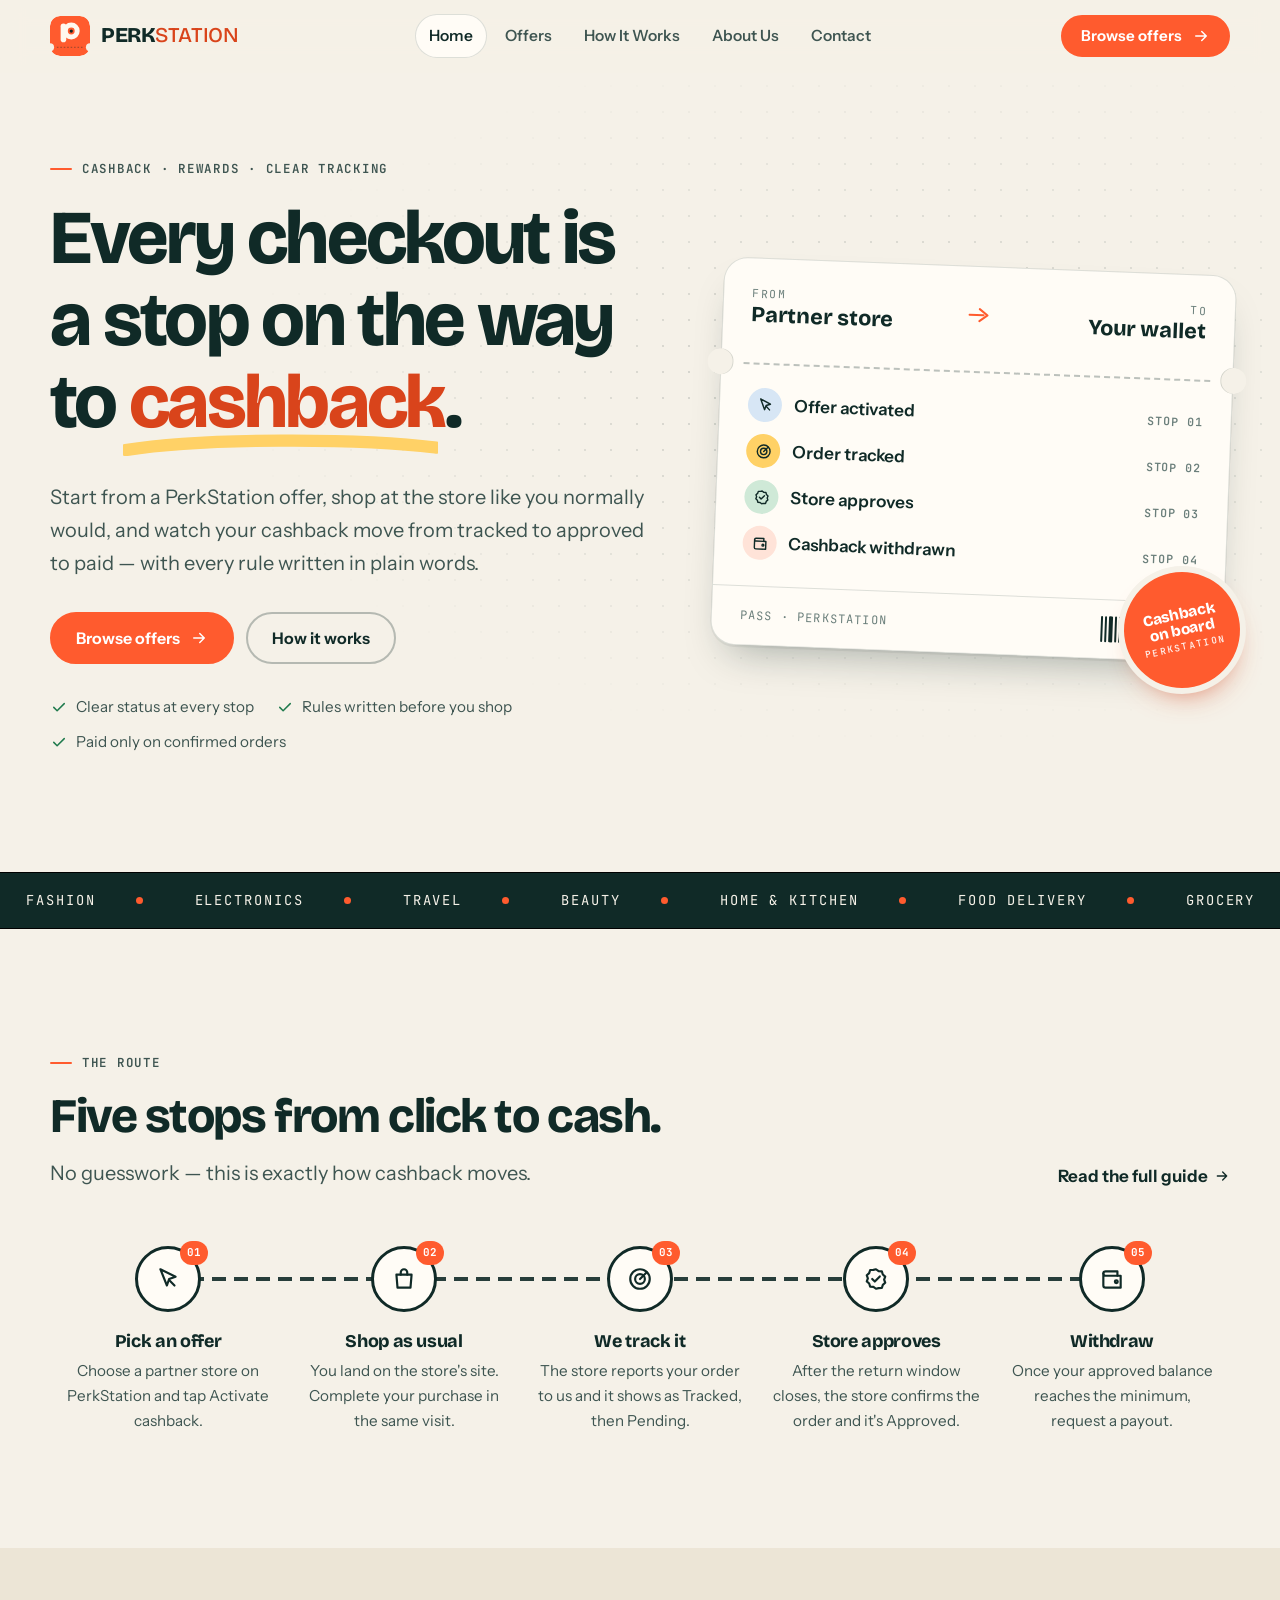
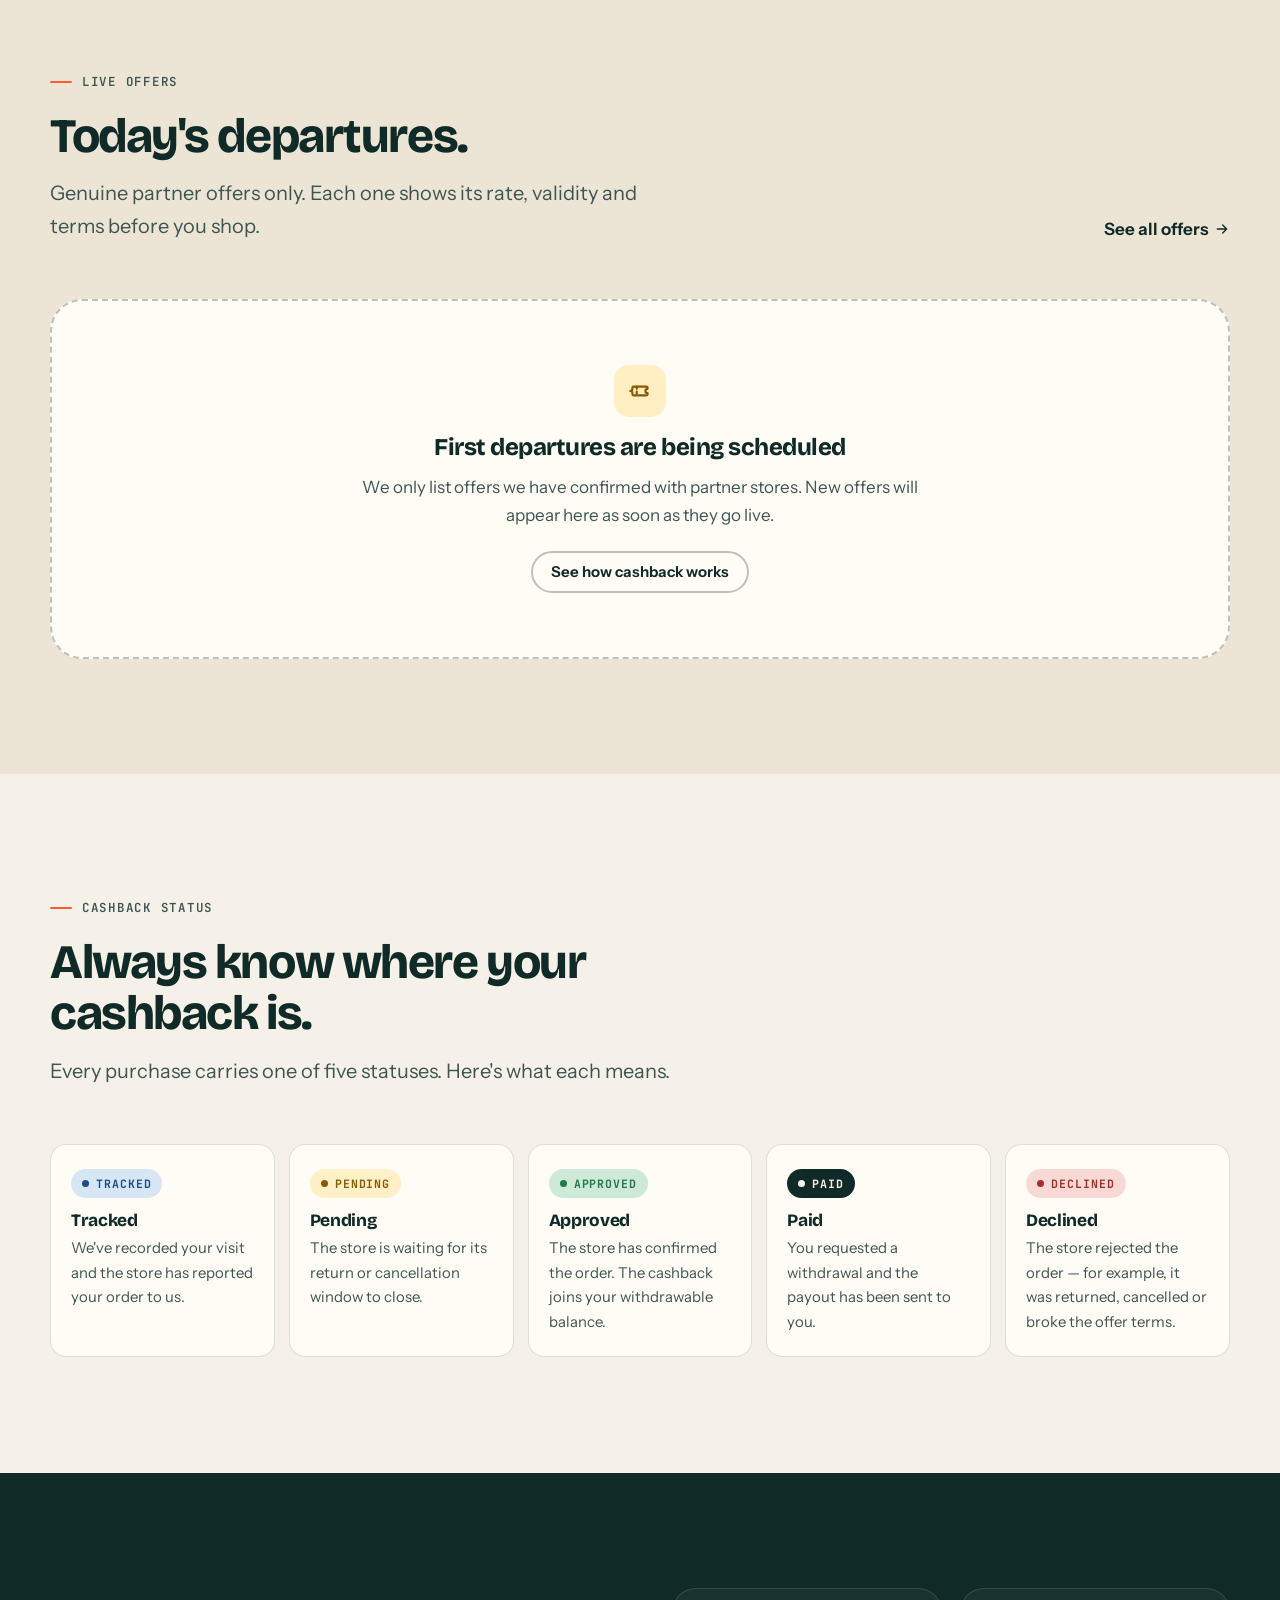
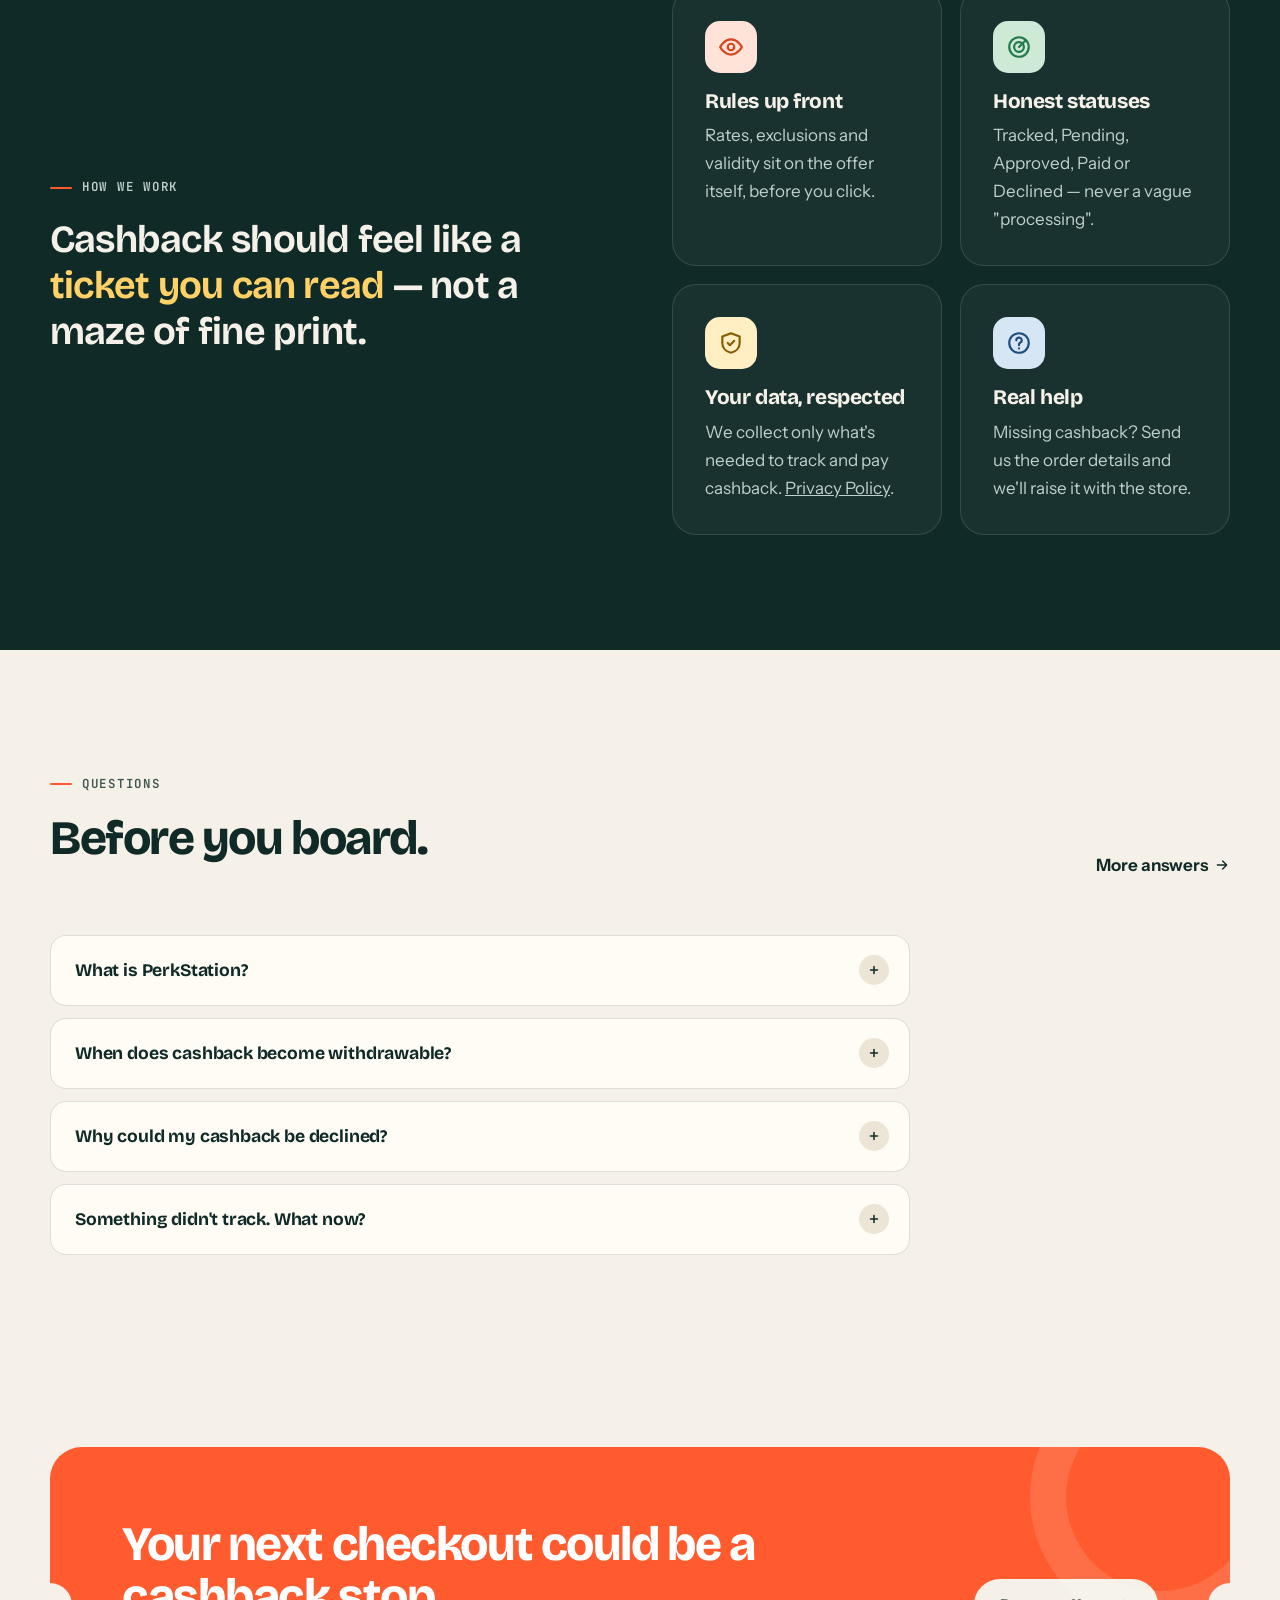
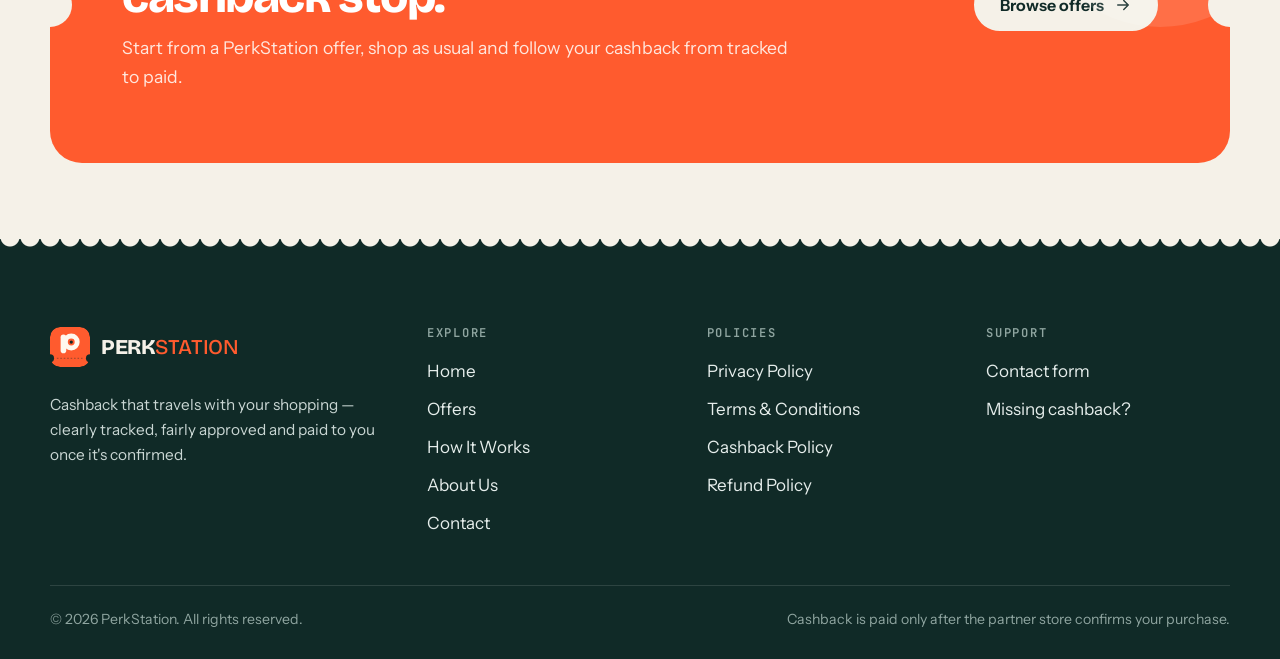
<file: index.html>
<!DOCTYPE html>
<html lang="en" class="no-js">
<head>
  <meta charset="utf-8">
  <meta name="viewport" content="width=device-width, initial-scale=1, viewport-fit=cover">
  <title>PerkStation — Cashback, clearly tracked from click to payout</title>
  <meta name="description" content="PerkStation is a cashback platform. Start from a partner offer, shop as usual and follow your cashback from tracked to approved to paid.">
  <meta name="robots" content="index, follow">
  <meta name="theme-color" content="#102A27">
  <meta name="color-scheme" content="light">
  <meta property="og:type" content="website">
  <meta property="og:site_name" content="PerkStation">
  <meta property="og:title" content="PerkStation — Cashback, clearly tracked from click to payout">
  <meta property="og:description" content="PerkStation is a cashback platform. Start from a partner offer, shop as usual and follow your cashback from tracked to approved to paid.">
  <meta property="og:image" content="assets/img/og-image.png">
  <meta property="og:image:width" content="1200">
  <meta property="og:image:height" content="630">
  <meta property="og:image:alt" content="PerkStation — cashback on the way to every checkout">
  <meta name="twitter:card" content="summary_large_image">
  <meta name="twitter:title" content="PerkStation — Cashback, clearly tracked from click to payout">
  <meta name="twitter:description" content="PerkStation is a cashback platform. Start from a partner offer, shop as usual and follow your cashback from tracked to approved to paid.">
  <meta name="twitter:image" content="assets/img/og-image.png">
  <link rel="icon" href="favicon.ico" sizes="any">
  <link rel="icon" href="assets/img/favicon.svg" type="image/svg+xml">
  <link rel="apple-touch-icon" href="assets/img/apple-touch-icon.png">
  <link rel="manifest" href="site.webmanifest">
  <link rel="preconnect" href="https://fonts.googleapis.com">
  <link rel="preconnect" href="https://fonts.gstatic.com" crossorigin>
  <link rel="stylesheet" href="https://fonts.googleapis.com/css2?family=Bricolage+Grotesque:opsz,wght@12..96,500;12..96,650;12..96,750;12..96,800&family=Instrument+Sans:wght@400;500;600;700&family=JetBrains+Mono:wght@500;600;700&display=swap">
  <link rel="stylesheet" href="css/styles.css">
  <script type="application/ld+json">{"@context": "https://schema.org", "@type": "Organization", "name": "PerkStation"}</script>
</head>
<body>
<a class="skip-link" href="#main">Skip to content</a>
<header class="site-header">
  <div class="wrap header-inner">
    <a class="brand" href="index.html" aria-label="PerkStation home">
      <svg class="brand-mark" viewBox="0 0 64 64" aria-hidden="true">
<defs><mask id="pm-h"><rect width="64" height="64" rx="16" fill="#fff"/><circle cx="0" cy="50" r="6.5" fill="#000"/><circle cx="64" cy="50" r="6.5" fill="#000"/></mask></defs>
<rect width="64" height="64" rx="16" fill="#FF5B2E" mask="url(#pm-h)"/>
<line x1="11" y1="50" x2="53" y2="50" stroke="#102A27" stroke-opacity=".35" stroke-width="2" stroke-dasharray="2.5 3"/>
<rect x="17" y="12" width="9" height="30" rx="4.5" fill="#FFF8EE"/>
<circle cx="34" cy="24" r="9.5" fill="none" stroke="#FFF8EE" stroke-width="8"/>
<circle cx="34" cy="24" r="2.6" fill="#102A27"/>
</svg>
      <span class="brand-word">PERK<span>STATION</span></span>
    </a>
    <nav class="site-nav" id="site-nav" aria-label="Main">
      <ul class="nav-list">
        <li><a href="index.html" aria-current="page">Home</a></li>
        <li><a href="offers.html">Offers</a></li>
        <li><a href="how-it-works.html">How It Works</a></li>
        <li><a href="about.html">About Us</a></li>
        <li><a href="contact.html">Contact</a></li>
      </ul>
      <div class="nav-mobile-cta"><a class="btn btn--signal" href="offers.html">Browse offers <svg viewBox="0 0 24 24" fill="none" stroke="currentColor" stroke-width="2" stroke-linecap="round" stroke-linejoin="round" aria-hidden="true"><path d="M5 12h14M13 6l6 6-6 6"/></svg></a></div>
    </nav>
    <div class="header-cta">
      <a class="btn btn--signal btn--sm" href="offers.html">Browse offers <svg viewBox="0 0 24 24" fill="none" stroke="currentColor" stroke-width="2" stroke-linecap="round" stroke-linejoin="round" aria-hidden="true"><path d="M5 12h14M13 6l6 6-6 6"/></svg></a>
      <button class="nav-toggle" type="button" aria-controls="site-nav" aria-expanded="false" aria-label="Open menu">
        <span class="bars"><span></span><span></span><span></span></span>
      </button>
    </div>
  </div>
</header>
<main id="main">

<section class="hero">
  <div class="wrap hero-grid">
    <div>
      <span class="eyebrow">Cashback · rewards · clear tracking</span>
      <h1>Every checkout is a stop on the way to <span class="hl">cashback<svg viewBox="0 0 200 20" preserveAspectRatio="none"><path d="M2 14C50 4 150 4 198 12" stroke="currentColor" stroke-width="10" fill="none" stroke-linecap="round"/></svg></span>.</h1>
      <p class="lead">Start from a PerkStation offer, shop at the store like you normally would, and watch your cashback move from tracked to approved to paid — with every rule written in plain words.</p>
      <div class="btn-row">
        <a class="btn btn--signal" href="offers.html">Browse offers <svg viewBox="0 0 24 24" fill="none" stroke="currentColor" stroke-width="2" stroke-linecap="round" stroke-linejoin="round" aria-hidden="true"><path d="M5 12h14M13 6l6 6-6 6"/></svg></a>
        <a class="btn btn--ghost" href="how-it-works.html">How it works</a>
      </div>
      <ul class="hero-notes">
        <li><svg viewBox="0 0 24 24" fill="none" stroke="currentColor" stroke-width="2" stroke-linecap="round" stroke-linejoin="round" aria-hidden="true"><path d="M5 12.5l4.5 4.5L19 7.5"/></svg> Clear status at every stop</li>
        <li><svg viewBox="0 0 24 24" fill="none" stroke="currentColor" stroke-width="2" stroke-linecap="round" stroke-linejoin="round" aria-hidden="true"><path d="M5 12.5l4.5 4.5L19 7.5"/></svg> Rules written before you shop</li>
        <li><svg viewBox="0 0 24 24" fill="none" stroke="currentColor" stroke-width="2" stroke-linecap="round" stroke-linejoin="round" aria-hidden="true"><path d="M5 12.5l4.5 4.5L19 7.5"/></svg> Paid only on confirmed orders</li>
      </ul>
    </div>
    <div class="hero-visual" aria-hidden="true">
      <div class="boarding">
        <div class="boarding-top">
          <div><div class="label">From</div><div class="val">Partner store</div></div>
          <svg class="plane" viewBox="0 0 24 24" fill="none" stroke="currentColor" stroke-width="2" stroke-linecap="round" stroke-linejoin="round" aria-hidden="true"><path d="M2 12h14M12 6l8 6-8 6"/></svg>
          <div class="to"><div class="label">To</div><div class="val">Your wallet</div></div>
        </div>
        <div class="perf"><span class="notch-r"></span></div>
        <ol class="boarding-steps">
          <li><span class="dot"><svg viewBox="0 0 24 24" fill="none" stroke="currentColor" stroke-width="2" stroke-linecap="round" stroke-linejoin="round" aria-hidden="true"><path d="M5 3l14 7-6 2-2 6z"/><path d="M13 13l5 5"/></svg></span>Offer activated<span class="tag">Stop 01</span></li>
          <li><span class="dot"><svg viewBox="0 0 24 24" fill="none" stroke="currentColor" stroke-width="2" stroke-linecap="round" stroke-linejoin="round" aria-hidden="true"><circle cx="12" cy="12" r="9"/><circle cx="12" cy="12" r="4.5"/><path d="M12 12l6-6"/></svg></span>Order tracked<span class="tag">Stop 02</span></li>
          <li><span class="dot"><svg viewBox="0 0 24 24" fill="none" stroke="currentColor" stroke-width="2" stroke-linecap="round" stroke-linejoin="round" aria-hidden="true"><path d="M12 3l2.4 1.8 3 .1.9 2.9 2.2 2-1 2.8 1 2.8-2.2 2-.9 2.9-3 .1L12 21l-2.4-1.8-3-.1-.9-2.9-2.2-2 1-2.8-1-2.8 2.2-2 .9-2.9 3-.1z"/><path d="M8.5 12l2.4 2.4 4.6-4.8"/></svg></span>Store approves<span class="tag">Stop 03</span></li>
          <li><span class="dot"><svg viewBox="0 0 24 24" fill="none" stroke="currentColor" stroke-width="2" stroke-linecap="round" stroke-linejoin="round" aria-hidden="true"><path d="M4 7a2 2 0 0 1 2-2h11v4"/><path d="M4 7v11a2 2 0 0 0 2 2h14V9H6a2 2 0 0 1-2-2z"/><circle cx="16" cy="14.5" r="1.3"/></svg></span>Cashback withdrawn<span class="tag">Stop 04</span></li>
        </ol>
        <div class="boarding-foot"><span>Pass · PerkStation</span><span class="barcode"><i></i><i></i><i></i><i></i><i></i><i></i><i></i><i></i><i></i><i></i><i></i><i></i><i></i><i></i><i></i><i></i><i></i><i></i><i></i><i></i><i></i><i></i></span></div>
      </div>
      <div class="stamp"><div>Cashback<br>on board<small>PERKSTATION</small></div></div>
    </div>
  </div>
</section>

<div class="board" aria-label="Shopping categories"><div class="board-track"><ul><li>Fashion</li><li>Electronics</li><li>Travel</li><li>Beauty</li><li>Home &amp; Kitchen</li><li>Food delivery</li><li>Grocery</li><li>Health</li><li>Books</li><li>Gifts</li></ul><ul aria-hidden="true"><li>Fashion</li><li>Electronics</li><li>Travel</li><li>Beauty</li><li>Home &amp; Kitchen</li><li>Food delivery</li><li>Grocery</li><li>Health</li><li>Books</li><li>Gifts</li></ul></div></div>

<section class="section">
  <div class="wrap">
    <div class="section-head reveal">
      <div><span class="eyebrow">The route</span><h2>Five stops from click to cash.</h2>
      <p class="lead">No guesswork — this is exactly how cashback moves.</p></div>
      <a class="text-link" href="how-it-works.html">Read the full guide <svg viewBox="0 0 24 24" fill="none" stroke="currentColor" stroke-width="2" stroke-linecap="round" stroke-linejoin="round" aria-hidden="true"><path d="M5 12h14M13 6l6 6-6 6"/></svg></a>
    </div>
    <ol class="route"><li class="reveal"><span class="stop"><svg viewBox="0 0 24 24" fill="none" stroke="currentColor" stroke-width="2" stroke-linecap="round" stroke-linejoin="round" aria-hidden="true"><path d="M5 3l14 7-6 2-2 6z"/><path d="M13 13l5 5"/></svg></span><h3>Pick an offer</h3><p>Choose a partner store on PerkStation and tap Activate cashback.</p></li><li class="reveal"><span class="stop"><svg viewBox="0 0 24 24" fill="none" stroke="currentColor" stroke-width="2" stroke-linecap="round" stroke-linejoin="round" aria-hidden="true"><path d="M5 8h14l-1 12H6z"/><path d="M9 8V6a3 3 0 0 1 6 0v2"/></svg></span><h3>Shop as usual</h3><p>You land on the store's site. Complete your purchase in the same visit.</p></li><li class="reveal"><span class="stop"><svg viewBox="0 0 24 24" fill="none" stroke="currentColor" stroke-width="2" stroke-linecap="round" stroke-linejoin="round" aria-hidden="true"><circle cx="12" cy="12" r="9"/><circle cx="12" cy="12" r="4.5"/><path d="M12 12l6-6"/></svg></span><h3>We track it</h3><p>The store reports your order to us and it shows as Tracked, then Pending.</p></li><li class="reveal"><span class="stop"><svg viewBox="0 0 24 24" fill="none" stroke="currentColor" stroke-width="2" stroke-linecap="round" stroke-linejoin="round" aria-hidden="true"><path d="M12 3l2.4 1.8 3 .1.9 2.9 2.2 2-1 2.8 1 2.8-2.2 2-.9 2.9-3 .1L12 21l-2.4-1.8-3-.1-.9-2.9-2.2-2 1-2.8-1-2.8 2.2-2 .9-2.9 3-.1z"/><path d="M8.5 12l2.4 2.4 4.6-4.8"/></svg></span><h3>Store approves</h3><p>After the return window closes, the store confirms the order and it's Approved.</p></li><li class="reveal"><span class="stop"><svg viewBox="0 0 24 24" fill="none" stroke="currentColor" stroke-width="2" stroke-linecap="round" stroke-linejoin="round" aria-hidden="true"><path d="M4 7a2 2 0 0 1 2-2h11v4"/><path d="M4 7v11a2 2 0 0 0 2 2h14V9H6a2 2 0 0 1-2-2z"/><circle cx="16" cy="14.5" r="1.3"/></svg></span><h3>Withdraw</h3><p>Once your approved balance reaches the minimum, request a payout.</p></li></ol>
  </div>
</section>

<section class="section section--paper2">
  <div class="wrap">
    <div class="section-head reveal">
      <div><span class="eyebrow">Live offers</span><h2>Today's departures.</h2>
      <p class="lead">Genuine partner offers only. Each one shows its rate, validity and terms before you shop.</p></div>
      <a class="text-link" href="offers.html">See all offers <svg viewBox="0 0 24 24" fill="none" stroke="currentColor" stroke-width="2" stroke-linecap="round" stroke-linejoin="round" aria-hidden="true"><path d="M5 12h14M13 6l6 6-6 6"/></svg></a>
    </div>
    <div class="offer-grid" id="offer-preview">
      <noscript><div class="empty"><h3>Offers need JavaScript</h3><p>Please enable JavaScript to see current offers.</p></div></noscript>
    </div>
  </div>
</section>

<section class="section">
  <div class="wrap">
    <div class="section-head reveal">
      <div><span class="eyebrow">Cashback status</span><h2>Always know where your cashback is.</h2>
      <p class="lead">Every purchase carries one of five statuses. Here's what each means.</p></div>
    </div>
    <div class="status-grid"><div class="status-card reveal"><span class="chip chip--tracked">Tracked</span><h3>Tracked</h3><p>We've recorded your visit and the store has reported your order to us.</p></div><div class="status-card reveal"><span class="chip chip--pending">Pending</span><h3>Pending</h3><p>The store is waiting for its return or cancellation window to close.</p></div><div class="status-card reveal"><span class="chip chip--approved">Approved</span><h3>Approved</h3><p>The store has confirmed the order. The cashback joins your withdrawable balance.</p></div><div class="status-card reveal"><span class="chip chip--paid">Paid</span><h3>Paid</h3><p>You requested a withdrawal and the payout has been sent to you.</p></div><div class="status-card reveal"><span class="chip chip--declined">Declined</span><h3>Declined</h3><p>The store rejected the order — for example, it was returned, cancelled or broke the offer terms.</p></div></div>
  </div>
</section>

<section class="section section--ink">
  <div class="wrap split">
    <div class="reveal">
      <span class="eyebrow">How we work</span>
      <p class="big-quote">Cashback should feel like a <em>ticket you can read</em> — not a maze of fine print.</p>
    </div>
    <div class="grid-2">
      <div class="panel reveal"><div class="icon-tile"><svg viewBox="0 0 24 24" fill="none" stroke="currentColor" stroke-width="2" stroke-linecap="round" stroke-linejoin="round" aria-hidden="true"><path d="M2 12s3.6-7 10-7 10 7 10 7-3.6 7-10 7S2 12 2 12z"/><circle cx="12" cy="12" r="3"/></svg></div><h3>Rules up front</h3><p>Rates, exclusions and validity sit on the offer itself, before you click.</p></div>
      <div class="panel reveal"><div class="icon-tile icon-tile--mint"><svg viewBox="0 0 24 24" fill="none" stroke="currentColor" stroke-width="2" stroke-linecap="round" stroke-linejoin="round" aria-hidden="true"><circle cx="12" cy="12" r="9"/><circle cx="12" cy="12" r="4.5"/><path d="M12 12l6-6"/></svg></div><h3>Honest statuses</h3><p>Tracked, Pending, Approved, Paid or Declined — never a vague "processing".</p></div>
      <div class="panel reveal"><div class="icon-tile icon-tile--sun"><svg viewBox="0 0 24 24" fill="none" stroke="currentColor" stroke-width="2" stroke-linecap="round" stroke-linejoin="round" aria-hidden="true"><path d="M12 3l8 3v6c0 4.5-3.4 8-8 9-4.6-1-8-4.5-8-9V6z"/><path d="M9 12l2 2 4-4"/></svg></div><h3>Your data, respected</h3><p>We collect only what's needed to track and pay cashback. <a href="privacy-policy.html" style="color:inherit">Privacy Policy</a>.</p></div>
      <div class="panel reveal"><div class="icon-tile icon-tile--sky"><svg viewBox="0 0 24 24" fill="none" stroke="currentColor" stroke-width="2" stroke-linecap="round" stroke-linejoin="round" aria-hidden="true"><circle cx="12" cy="12" r="9"/><path d="M9.5 9.5a2.5 2.5 0 1 1 3.5 2.3c-.6.3-1 .9-1 1.6V14M12 17h.01"/></svg></div><h3>Real help</h3><p>Missing cashback? Send us the order details and we'll raise it with the store.</p></div>
    </div>
  </div>
</section>

<section class="section">
  <div class="wrap">
    <div class="section-head reveal"><div><span class="eyebrow">Questions</span><h2>Before you board.</h2></div>
    <a class="text-link" href="how-it-works.html#faq">More answers <svg viewBox="0 0 24 24" fill="none" stroke="currentColor" stroke-width="2" stroke-linecap="round" stroke-linejoin="round" aria-hidden="true"><path d="M5 12h14M13 6l6 6-6 6"/></svg></a></div>
    <div class="faq"><details class="reveal"><summary>What is PerkStation?</summary><div class="answer"><p>PerkStation is a cashback and rewards platform. When you visit a partner store through a PerkStation offer and buy something, the store pays us a commission. We share part of it with you as cashback.</p></div></details><details class="reveal"><summary>When does cashback become withdrawable?</summary><div class="answer"><p>Only after the store confirms your order — usually once its return or cancellation period has ended. Confirmed cashback changes to <strong>Approved</strong> and becomes part of your withdrawable balance.</p></div></details><details class="reveal"><summary>Why could my cashback be declined?</summary><div class="answer"><p>The most common reasons are returned or cancelled orders, coupon codes not listed on the offer, or a purchase that didn't follow the offer terms. See the <a href="cashback-policy.html">Cashback Policy</a> for the full list.</p></div></details><details class="reveal"><summary>Something didn't track. What now?</summary><div class="answer"><p>Keep your order confirmation and contact us through our <a href="contact.html">Contact page</a><span data-cfg-show="supportEmail" hidden> or by email at <a data-cfg-link="supportEmail"></a></span> with the store name, order ID and date. The <a href="how-it-works.html#missing">missing cashback guide</a> explains what to include.</p></div></details></div>
  </div>
</section>
<section class="section--tight">
  <div class="wrap">
    <div class="cta-band reveal">
      <span class="ring" aria-hidden="true"></span>
      <div>
        <h2>Your next checkout could be a cashback stop.</h2>
        <p>Start from a PerkStation offer, shop as usual and follow your cashback from tracked to paid.</p>
      </div>
      <div class="btn-row"><a class="btn btn--light" href="offers.html">Browse offers <svg viewBox="0 0 24 24" fill="none" stroke="currentColor" stroke-width="2" stroke-linecap="round" stroke-linejoin="round" aria-hidden="true"><path d="M5 12h14M13 6l6 6-6 6"/></svg></a></div>
    </div>
  </div>
</section>
</main>
<footer class="site-footer">
  <div class="wrap">
    <div class="footer-grid">
      <div class="footer-brand">
        <a class="brand" href="index.html" aria-label="PerkStation home"><svg class="brand-mark" viewBox="0 0 64 64" aria-hidden="true">
<defs><mask id="pm-f"><rect width="64" height="64" rx="16" fill="#fff"/><circle cx="0" cy="50" r="6.5" fill="#000"/><circle cx="64" cy="50" r="6.5" fill="#000"/></mask></defs>
<rect width="64" height="64" rx="16" fill="#FF5B2E" mask="url(#pm-f)"/>
<line x1="11" y1="50" x2="53" y2="50" stroke="#102A27" stroke-opacity=".35" stroke-width="2" stroke-dasharray="2.5 3"/>
<rect x="17" y="12" width="9" height="30" rx="4.5" fill="#FFF8EE"/>
<circle cx="34" cy="24" r="9.5" fill="none" stroke="#FFF8EE" stroke-width="8"/>
<circle cx="34" cy="24" r="2.6" fill="#102A27"/>
</svg><span class="brand-word">PERK<span>STATION</span></span></a>
        <p>Cashback that travels with your shopping — clearly tracked, fairly approved and paid to you once it's confirmed.</p>
      </div>
      <div><h4>Explore</h4><ul><li><a href="index.html">Home</a></li><li><a href="offers.html">Offers</a></li><li><a href="how-it-works.html">How It Works</a></li><li><a href="about.html">About Us</a></li><li><a href="contact.html">Contact</a></li></ul></div>
      <div><h4>Policies</h4><ul><li><a href="privacy-policy.html">Privacy Policy</a></li><li><a href="terms.html">Terms &amp; Conditions</a></li><li><a href="cashback-policy.html">Cashback Policy</a></li><li><a href="refund-policy.html">Refund Policy</a></li></ul></div>
      <div>
        <h4>Support</h4>
        <ul>
          <li><a href="contact.html">Contact form</a></li>
          <li data-cfg-show="supportEmail" hidden><a data-cfg-link="supportEmail"></a></li>
          <li data-cfg-show="phone" hidden><a data-cfg-link="phone"></a></li>
          <li data-cfg-show="address" hidden><span data-cfg="address"></span></li>
          <li><a href="how-it-works.html#missing">Missing cashback?</a></li>
        </ul>
      </div>
    </div>
    <div class="footer-bottom">
      <p>&copy; <span data-year>2026</span> PerkStation. All rights reserved.</p>
      <p>Cashback is paid only after the partner store confirms your purchase.</p>
    </div>
  </div>
</footer>
<button class="to-top" type="button" aria-label="Back to top"><svg viewBox="0 0 24 24" fill="none" stroke="currentColor" stroke-width="2" stroke-linecap="round" stroke-linejoin="round" aria-hidden="true"><path d="M12 19V5M6 11l6-6 6 6"/></svg></button>
<script src="js/config.js" defer></script>
<script src="js/offers.js" defer></script>
<script src="js/main.js" defer></script>
</body>
</html>
</file>
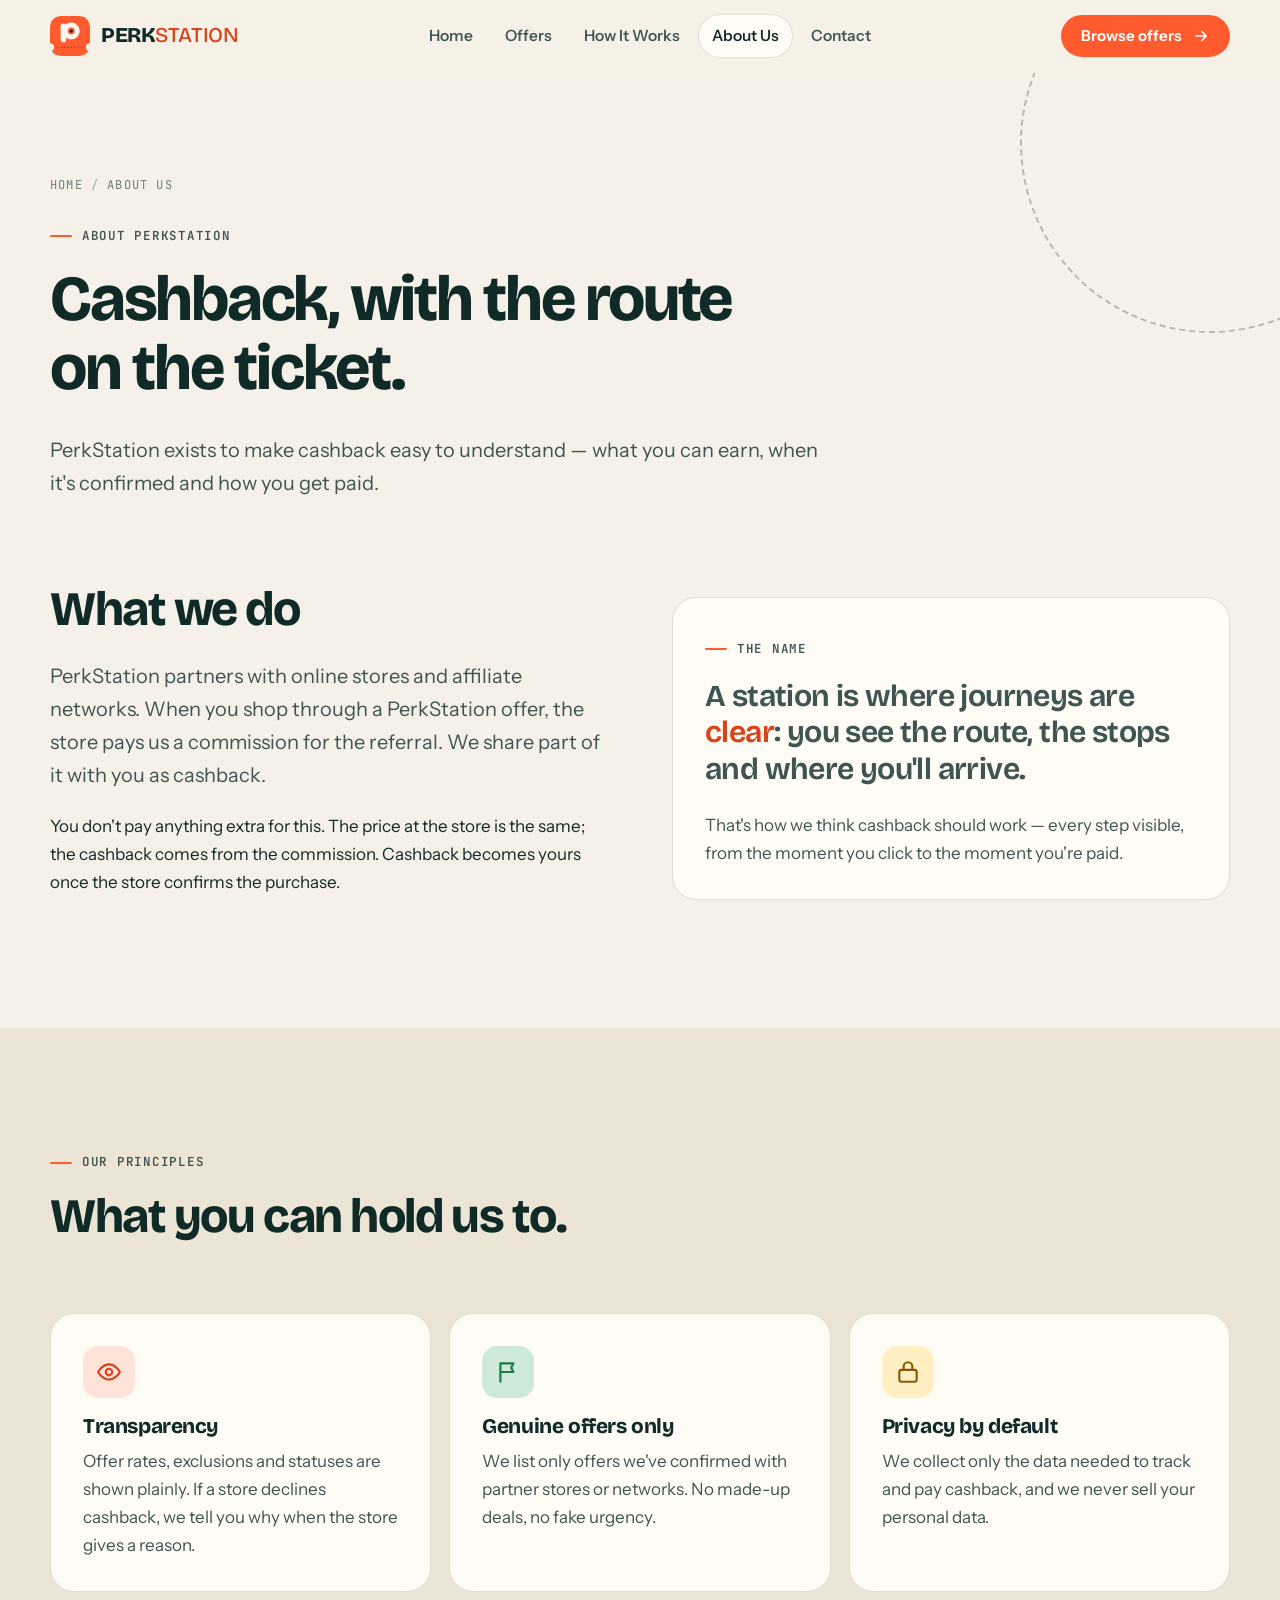
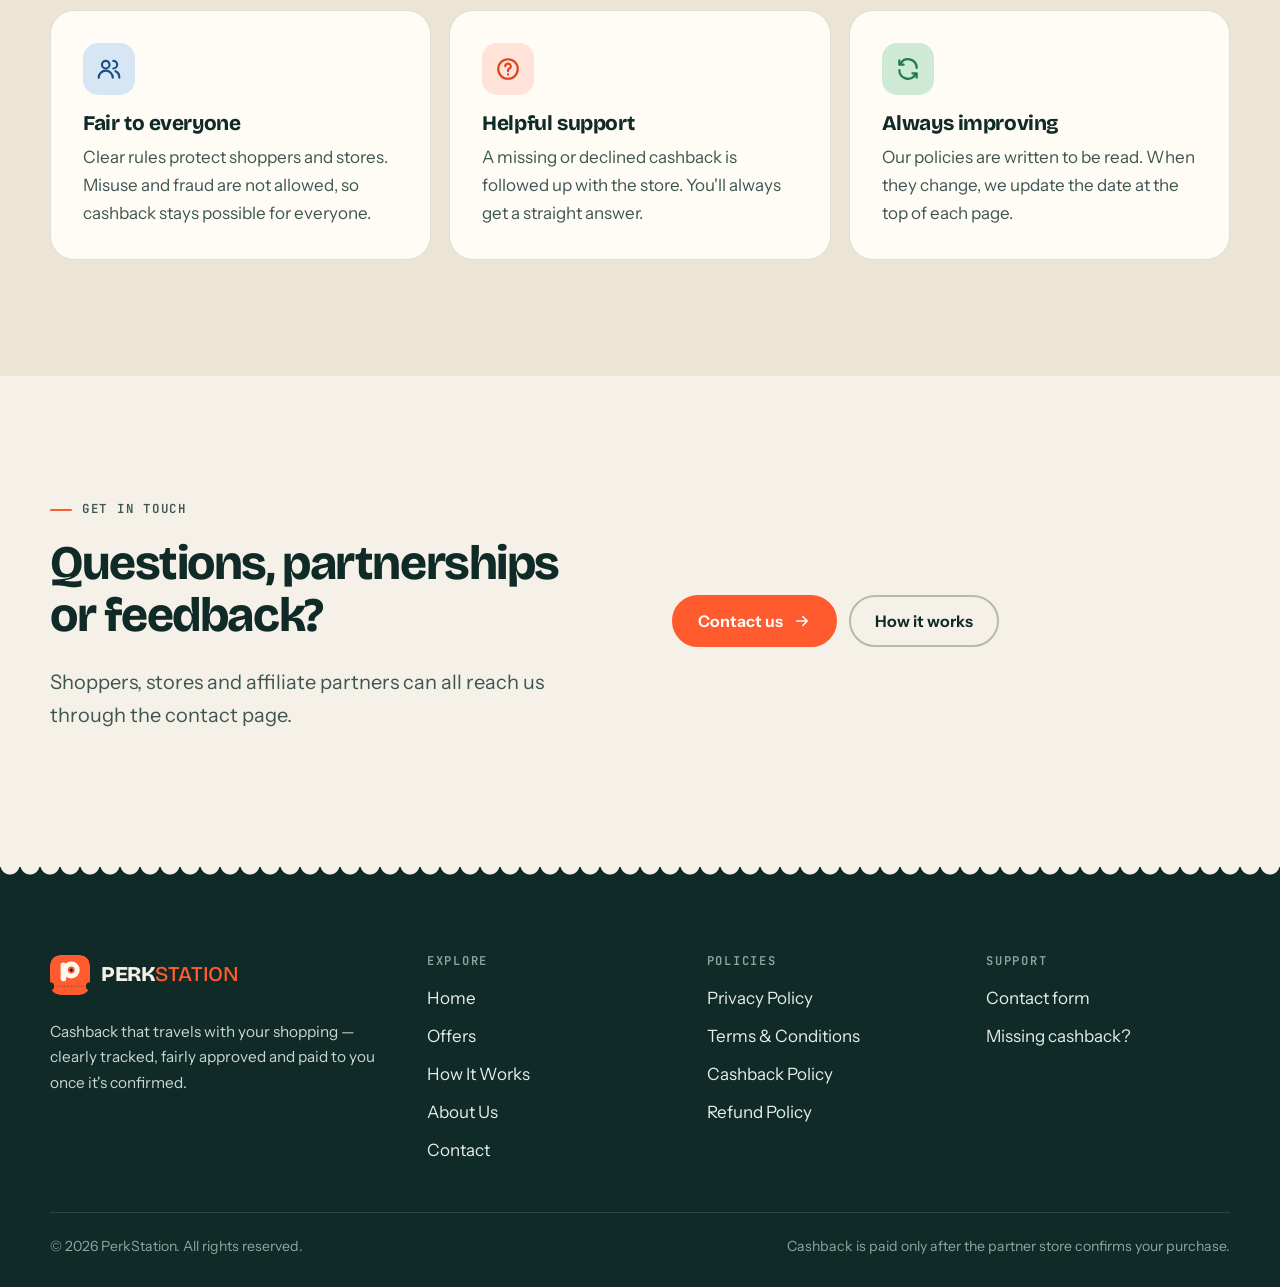
<file: about.html>
<!DOCTYPE html>
<html lang="en" class="no-js">
<head>
  <meta charset="utf-8">
  <meta name="viewport" content="width=device-width, initial-scale=1, viewport-fit=cover">
  <title>About Us | PerkStation</title>
  <meta name="description" content="PerkStation is a cashback and rewards platform built on clear tracking, plain-language rules and payouts on confirmed orders.">
  <meta name="robots" content="index, follow">
  <meta name="theme-color" content="#102A27">
  <meta name="color-scheme" content="light">
  <meta property="og:type" content="website">
  <meta property="og:site_name" content="PerkStation">
  <meta property="og:title" content="About Us | PerkStation">
  <meta property="og:description" content="PerkStation is a cashback and rewards platform built on clear tracking, plain-language rules and payouts on confirmed orders.">
  <meta property="og:image" content="assets/img/og-image.png">
  <meta property="og:image:width" content="1200">
  <meta property="og:image:height" content="630">
  <meta property="og:image:alt" content="PerkStation — cashback on the way to every checkout">
  <meta name="twitter:card" content="summary_large_image">
  <meta name="twitter:title" content="About Us | PerkStation">
  <meta name="twitter:description" content="PerkStation is a cashback and rewards platform built on clear tracking, plain-language rules and payouts on confirmed orders.">
  <meta name="twitter:image" content="assets/img/og-image.png">
  <link rel="icon" href="favicon.ico" sizes="any">
  <link rel="icon" href="assets/img/favicon.svg" type="image/svg+xml">
  <link rel="apple-touch-icon" href="assets/img/apple-touch-icon.png">
  <link rel="manifest" href="site.webmanifest">
  <link rel="preconnect" href="https://fonts.googleapis.com">
  <link rel="preconnect" href="https://fonts.gstatic.com" crossorigin>
  <link rel="stylesheet" href="https://fonts.googleapis.com/css2?family=Bricolage+Grotesque:opsz,wght@12..96,500;12..96,650;12..96,750;12..96,800&family=Instrument+Sans:wght@400;500;600;700&family=JetBrains+Mono:wght@500;600;700&display=swap">
  <link rel="stylesheet" href="css/styles.css">
  <script type="application/ld+json">{"@context": "https://schema.org", "@type": "Organization", "name": "PerkStation"}</script>
</head>
<body>
<a class="skip-link" href="#main">Skip to content</a>
<header class="site-header">
  <div class="wrap header-inner">
    <a class="brand" href="index.html" aria-label="PerkStation home">
      <svg class="brand-mark" viewBox="0 0 64 64" aria-hidden="true">
<defs><mask id="pm-h"><rect width="64" height="64" rx="16" fill="#fff"/><circle cx="0" cy="50" r="6.5" fill="#000"/><circle cx="64" cy="50" r="6.5" fill="#000"/></mask></defs>
<rect width="64" height="64" rx="16" fill="#FF5B2E" mask="url(#pm-h)"/>
<line x1="11" y1="50" x2="53" y2="50" stroke="#102A27" stroke-opacity=".35" stroke-width="2" stroke-dasharray="2.5 3"/>
<rect x="17" y="12" width="9" height="30" rx="4.5" fill="#FFF8EE"/>
<circle cx="34" cy="24" r="9.5" fill="none" stroke="#FFF8EE" stroke-width="8"/>
<circle cx="34" cy="24" r="2.6" fill="#102A27"/>
</svg>
      <span class="brand-word">PERK<span>STATION</span></span>
    </a>
    <nav class="site-nav" id="site-nav" aria-label="Main">
      <ul class="nav-list">
        <li><a href="index.html">Home</a></li>
        <li><a href="offers.html">Offers</a></li>
        <li><a href="how-it-works.html">How It Works</a></li>
        <li><a href="about.html" aria-current="page">About Us</a></li>
        <li><a href="contact.html">Contact</a></li>
      </ul>
      <div class="nav-mobile-cta"><a class="btn btn--signal" href="offers.html">Browse offers <svg viewBox="0 0 24 24" fill="none" stroke="currentColor" stroke-width="2" stroke-linecap="round" stroke-linejoin="round" aria-hidden="true"><path d="M5 12h14M13 6l6 6-6 6"/></svg></a></div>
    </nav>
    <div class="header-cta">
      <a class="btn btn--signal btn--sm" href="offers.html">Browse offers <svg viewBox="0 0 24 24" fill="none" stroke="currentColor" stroke-width="2" stroke-linecap="round" stroke-linejoin="round" aria-hidden="true"><path d="M5 12h14M13 6l6 6-6 6"/></svg></a>
      <button class="nav-toggle" type="button" aria-controls="site-nav" aria-expanded="false" aria-label="Open menu">
        <span class="bars"><span></span><span></span><span></span></span>
      </button>
    </div>
  </div>
</header>
<main id="main">
<section class="page-hero">
  <div class="wrap">
    <ol class="crumbs"><li><a href="index.html">Home</a></li><li aria-current="page">About Us</li></ol>
    <span class="eyebrow">About PerkStation</span>
    <h1>Cashback, with the route on the ticket.</h1>
    <p class="lead">PerkStation exists to make cashback easy to understand — what you can earn, when it's confirmed and how you get paid.</p>
  </div>
</section>

<section class="section" style="padding-top:0">
  <div class="wrap split">
    <div class="reveal">
      <h2>What we do</h2>
      <p class="lead">PerkStation partners with online stores and affiliate networks. When you shop through a PerkStation offer, the store pays us a commission for the referral. We share part of it with you as cashback.</p>
      <p>You don't pay anything extra for this. The price at the store is the same; the cashback comes from the commission. Cashback becomes yours once the store confirms the purchase.</p>
    </div>
    <div class="reveal">
      <div class="panel">
        <span class="eyebrow">The name</span>
        <p class="big-quote" style="font-size:clamp(1.4rem,2.6vw,1.9rem)">A station is where journeys are <em>clear</em>: you see the route, the stops and where you'll arrive.</p>
        <p class="mt-2 mb-0">That's how we think cashback should work — every step visible, from the moment you click to the moment you're paid.</p>
      </div>
    </div>
  </div>
</section>

<section class="section section--paper2">
  <div class="wrap">
    <div class="section-head reveal"><div><span class="eyebrow">Our principles</span><h2>What you can hold us to.</h2></div></div>
    <div class="grid-3">
      <div class="panel reveal"><div class="icon-tile"><svg viewBox="0 0 24 24" fill="none" stroke="currentColor" stroke-width="2" stroke-linecap="round" stroke-linejoin="round" aria-hidden="true"><path d="M2 12s3.6-7 10-7 10 7 10 7-3.6 7-10 7S2 12 2 12z"/><circle cx="12" cy="12" r="3"/></svg></div><h3>Transparency</h3><p>Offer rates, exclusions and statuses are shown plainly. If a store declines cashback, we tell you why when the store gives a reason.</p></div>
      <div class="panel reveal"><div class="icon-tile icon-tile--mint"><svg viewBox="0 0 24 24" fill="none" stroke="currentColor" stroke-width="2" stroke-linecap="round" stroke-linejoin="round" aria-hidden="true"><path d="M5 21V4M5 4h12l-2 4 2 4H5"/></svg></div><h3>Genuine offers only</h3><p>We list only offers we've confirmed with partner stores or networks. No made-up deals, no fake urgency.</p></div>
      <div class="panel reveal"><div class="icon-tile icon-tile--sun"><svg viewBox="0 0 24 24" fill="none" stroke="currentColor" stroke-width="2" stroke-linecap="round" stroke-linejoin="round" aria-hidden="true"><rect x="4" y="10" width="16" height="11" rx="2"/><path d="M8 10V7a4 4 0 0 1 8 0v3"/></svg></div><h3>Privacy by default</h3><p>We collect only the data needed to track and pay cashback, and we never sell your personal data.</p></div>
      <div class="panel reveal"><div class="icon-tile icon-tile--sky"><svg viewBox="0 0 24 24" fill="none" stroke="currentColor" stroke-width="2" stroke-linecap="round" stroke-linejoin="round" aria-hidden="true"><circle cx="9" cy="8" r="3.5"/><path d="M2.5 20a6.5 6.5 0 0 1 13 0"/><path d="M16 4.5a3.5 3.5 0 0 1 0 7M18 14a6 6 0 0 1 3.5 6"/></svg></div><h3>Fair to everyone</h3><p>Clear rules protect shoppers and stores. Misuse and fraud are not allowed, so cashback stays possible for everyone.</p></div>
      <div class="panel reveal"><div class="icon-tile"><svg viewBox="0 0 24 24" fill="none" stroke="currentColor" stroke-width="2" stroke-linecap="round" stroke-linejoin="round" aria-hidden="true"><circle cx="12" cy="12" r="9"/><path d="M9.5 9.5a2.5 2.5 0 1 1 3.5 2.3c-.6.3-1 .9-1 1.6V14M12 17h.01"/></svg></div><h3>Helpful support</h3><p>A missing or declined cashback is followed up with the store. You'll always get a straight answer.</p></div>
      <div class="panel reveal"><div class="icon-tile icon-tile--mint"><svg viewBox="0 0 24 24" fill="none" stroke="currentColor" stroke-width="2" stroke-linecap="round" stroke-linejoin="round" aria-hidden="true"><path d="M20 11a8 8 0 0 0-14.6-4.5L4 8M4 4v4h4M4 13a8 8 0 0 0 14.6 4.5L20 16M20 20v-4h-4"/></svg></div><h3>Always improving</h3><p>Our policies are written to be read. When they change, we update the date at the top of each page.</p></div>
    </div>
  </div>
</section>

<section class="section">
  <div class="wrap split">
    <div class="reveal"><span class="eyebrow">Get in touch</span><h2>Questions, partnerships or feedback?</h2>
    <p class="lead">Shoppers, stores and affiliate partners can all reach us through the contact page.</p></div>
    <div class="btn-row reveal"><a class="btn btn--signal" href="contact.html">Contact us <svg viewBox="0 0 24 24" fill="none" stroke="currentColor" stroke-width="2" stroke-linecap="round" stroke-linejoin="round" aria-hidden="true"><path d="M5 12h14M13 6l6 6-6 6"/></svg></a><a class="btn btn--ghost" href="how-it-works.html">How it works</a></div>
  </div>
</section>
</main>
<footer class="site-footer">
  <div class="wrap">
    <div class="footer-grid">
      <div class="footer-brand">
        <a class="brand" href="index.html" aria-label="PerkStation home"><svg class="brand-mark" viewBox="0 0 64 64" aria-hidden="true">
<defs><mask id="pm-f"><rect width="64" height="64" rx="16" fill="#fff"/><circle cx="0" cy="50" r="6.5" fill="#000"/><circle cx="64" cy="50" r="6.5" fill="#000"/></mask></defs>
<rect width="64" height="64" rx="16" fill="#FF5B2E" mask="url(#pm-f)"/>
<line x1="11" y1="50" x2="53" y2="50" stroke="#102A27" stroke-opacity=".35" stroke-width="2" stroke-dasharray="2.5 3"/>
<rect x="17" y="12" width="9" height="30" rx="4.5" fill="#FFF8EE"/>
<circle cx="34" cy="24" r="9.5" fill="none" stroke="#FFF8EE" stroke-width="8"/>
<circle cx="34" cy="24" r="2.6" fill="#102A27"/>
</svg><span class="brand-word">PERK<span>STATION</span></span></a>
        <p>Cashback that travels with your shopping — clearly tracked, fairly approved and paid to you once it's confirmed.</p>
      </div>
      <div><h4>Explore</h4><ul><li><a href="index.html">Home</a></li><li><a href="offers.html">Offers</a></li><li><a href="how-it-works.html">How It Works</a></li><li><a href="about.html">About Us</a></li><li><a href="contact.html">Contact</a></li></ul></div>
      <div><h4>Policies</h4><ul><li><a href="privacy-policy.html">Privacy Policy</a></li><li><a href="terms.html">Terms &amp; Conditions</a></li><li><a href="cashback-policy.html">Cashback Policy</a></li><li><a href="refund-policy.html">Refund Policy</a></li></ul></div>
      <div>
        <h4>Support</h4>
        <ul>
          <li><a href="contact.html">Contact form</a></li>
          <li data-cfg-show="supportEmail" hidden><a data-cfg-link="supportEmail"></a></li>
          <li data-cfg-show="phone" hidden><a data-cfg-link="phone"></a></li>
          <li data-cfg-show="address" hidden><span data-cfg="address"></span></li>
          <li><a href="how-it-works.html#missing">Missing cashback?</a></li>
        </ul>
      </div>
    </div>
    <div class="footer-bottom">
      <p>&copy; <span data-year>2026</span> PerkStation. All rights reserved.</p>
      <p>Cashback is paid only after the partner store confirms your purchase.</p>
    </div>
  </div>
</footer>
<button class="to-top" type="button" aria-label="Back to top"><svg viewBox="0 0 24 24" fill="none" stroke="currentColor" stroke-width="2" stroke-linecap="round" stroke-linejoin="round" aria-hidden="true"><path d="M12 19V5M6 11l6-6 6 6"/></svg></button>
<script src="js/config.js" defer></script>
<script src="js/offers.js" defer></script>
<script src="js/main.js" defer></script>
</body>
</html>
</file>
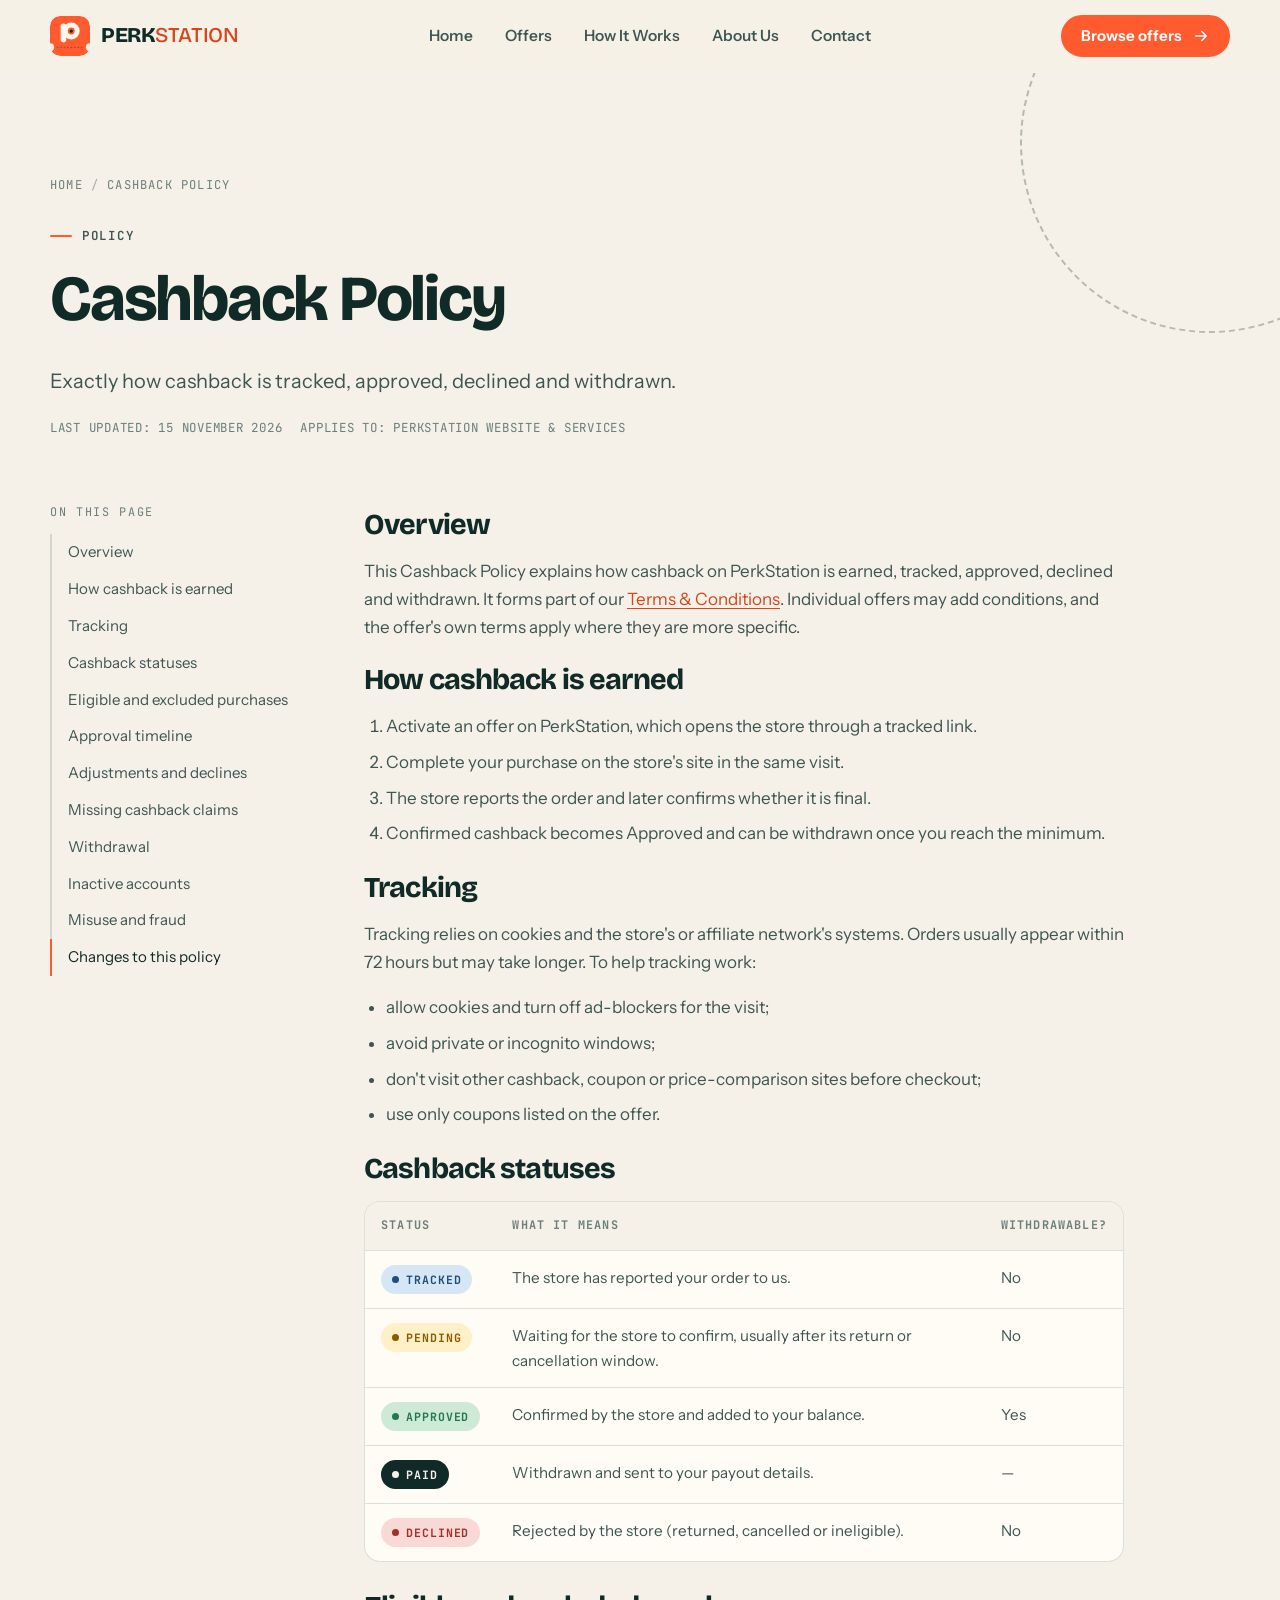
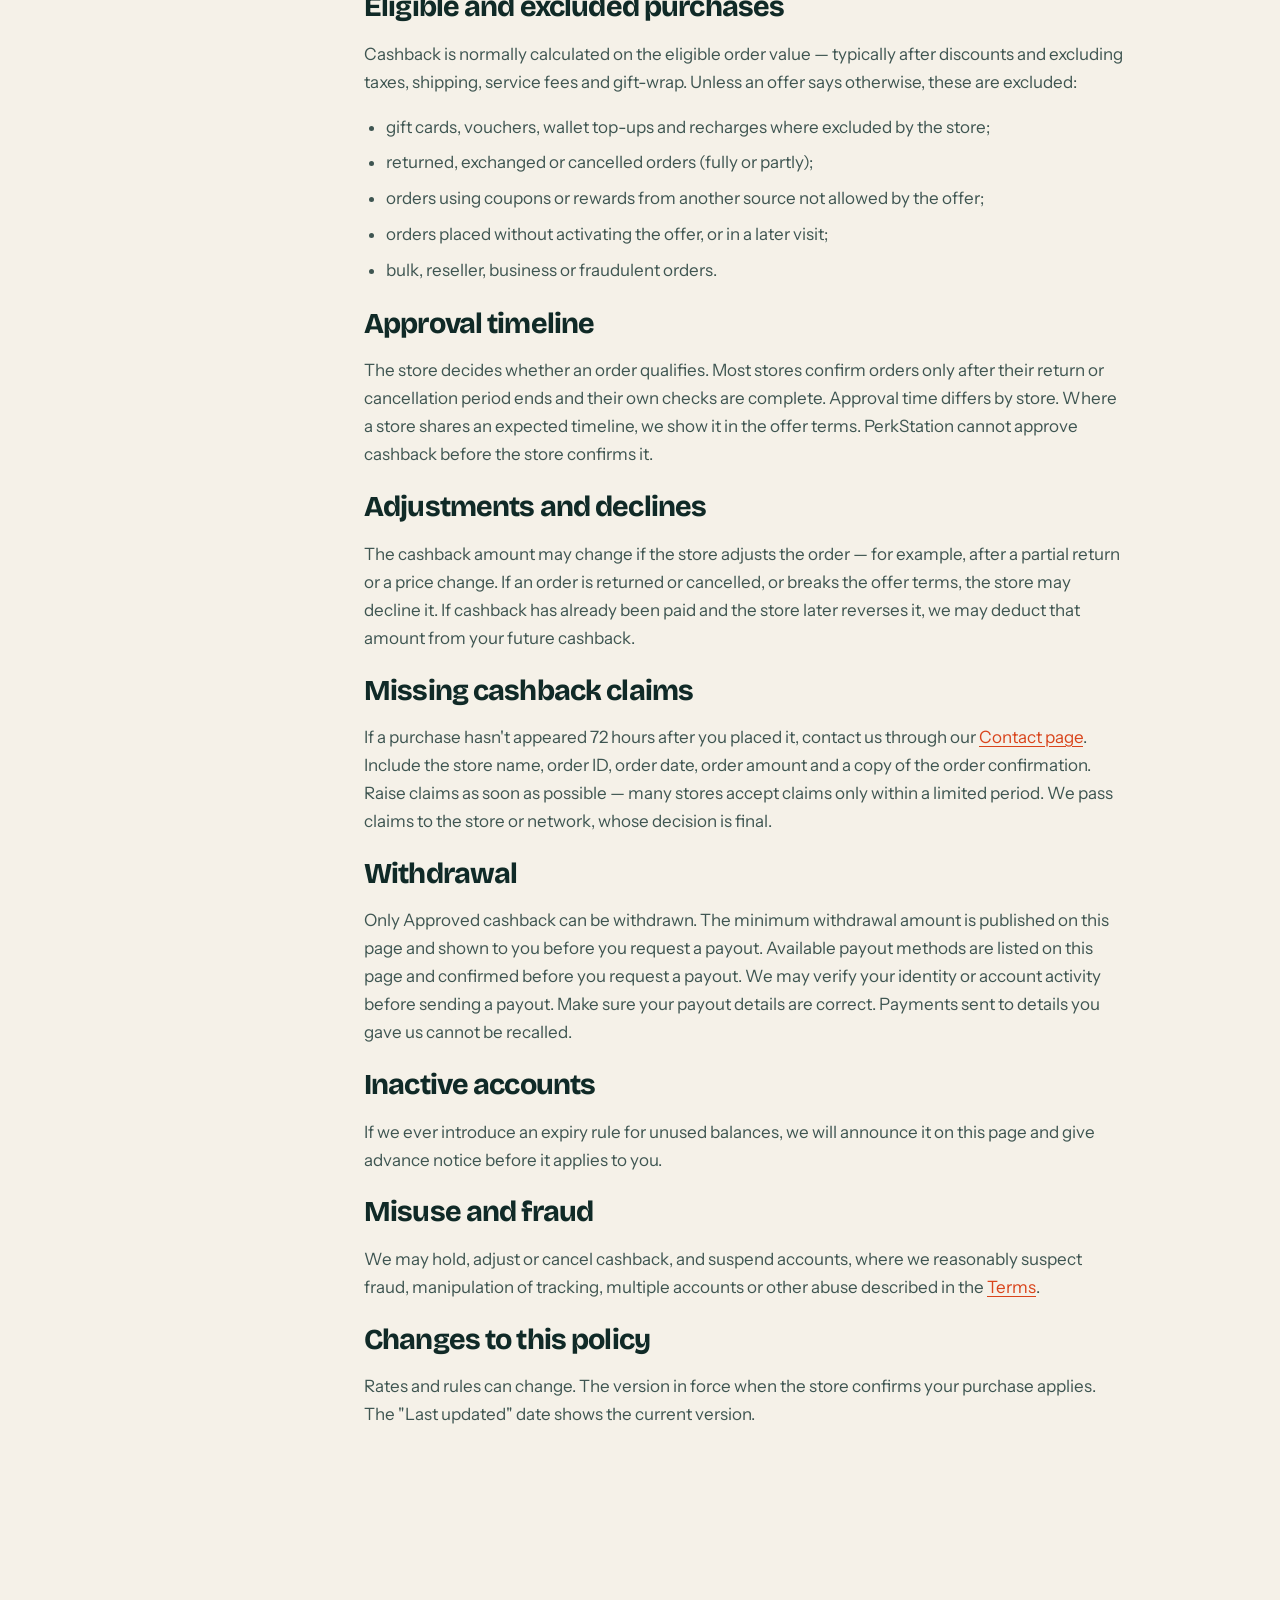
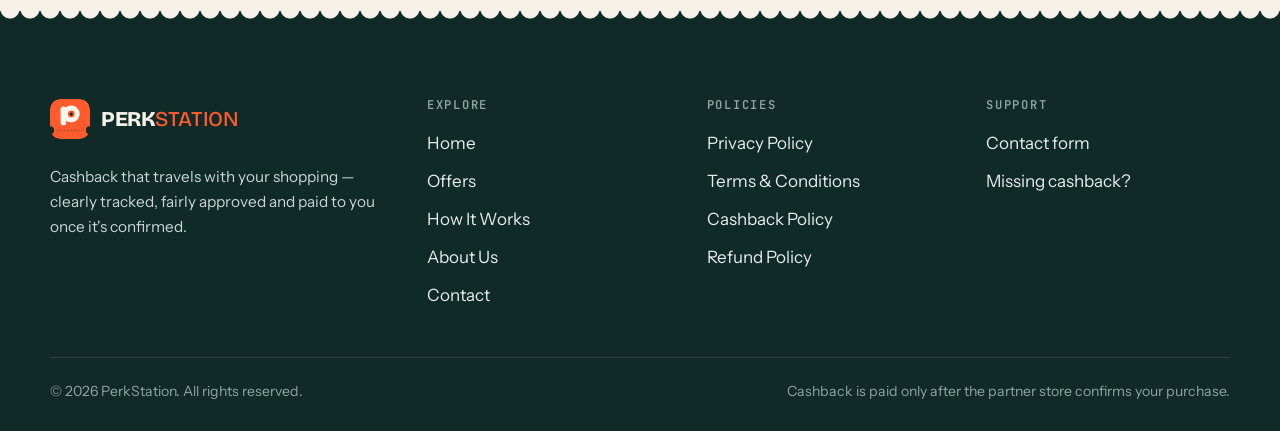
<file: cashback-policy.html>
<!DOCTYPE html>
<html lang="en" class="no-js">
<head>
  <meta charset="utf-8">
  <meta name="viewport" content="width=device-width, initial-scale=1, viewport-fit=cover">
  <title>Cashback Policy | PerkStation</title>
  <meta name="description" content="How PerkStation cashback is tracked, which purchases are eligible, how stores approve orders, missing cashback claims and withdrawals.">
  <meta name="robots" content="index, follow">
  <meta name="theme-color" content="#102A27">
  <meta name="color-scheme" content="light">
  <meta property="og:type" content="website">
  <meta property="og:site_name" content="PerkStation">
  <meta property="og:title" content="Cashback Policy | PerkStation">
  <meta property="og:description" content="How PerkStation cashback is tracked, which purchases are eligible, how stores approve orders, missing cashback claims and withdrawals.">
  <meta property="og:image" content="assets/img/og-image.png">
  <meta property="og:image:width" content="1200">
  <meta property="og:image:height" content="630">
  <meta property="og:image:alt" content="PerkStation — cashback on the way to every checkout">
  <meta name="twitter:card" content="summary_large_image">
  <meta name="twitter:title" content="Cashback Policy | PerkStation">
  <meta name="twitter:description" content="How PerkStation cashback is tracked, which purchases are eligible, how stores approve orders, missing cashback claims and withdrawals.">
  <meta name="twitter:image" content="assets/img/og-image.png">
  <link rel="icon" href="favicon.ico" sizes="any">
  <link rel="icon" href="assets/img/favicon.svg" type="image/svg+xml">
  <link rel="apple-touch-icon" href="assets/img/apple-touch-icon.png">
  <link rel="manifest" href="site.webmanifest">
  <link rel="preconnect" href="https://fonts.googleapis.com">
  <link rel="preconnect" href="https://fonts.gstatic.com" crossorigin>
  <link rel="stylesheet" href="https://fonts.googleapis.com/css2?family=Bricolage+Grotesque:opsz,wght@12..96,500;12..96,650;12..96,750;12..96,800&family=Instrument+Sans:wght@400;500;600;700&family=JetBrains+Mono:wght@500;600;700&display=swap">
  <link rel="stylesheet" href="css/styles.css">
  <script type="application/ld+json">{"@context": "https://schema.org", "@type": "Organization", "name": "PerkStation"}</script>
</head>
<body>
<a class="skip-link" href="#main">Skip to content</a>
<header class="site-header">
  <div class="wrap header-inner">
    <a class="brand" href="index.html" aria-label="PerkStation home">
      <svg class="brand-mark" viewBox="0 0 64 64" aria-hidden="true">
<defs><mask id="pm-h"><rect width="64" height="64" rx="16" fill="#fff"/><circle cx="0" cy="50" r="6.5" fill="#000"/><circle cx="64" cy="50" r="6.5" fill="#000"/></mask></defs>
<rect width="64" height="64" rx="16" fill="#FF5B2E" mask="url(#pm-h)"/>
<line x1="11" y1="50" x2="53" y2="50" stroke="#102A27" stroke-opacity=".35" stroke-width="2" stroke-dasharray="2.5 3"/>
<rect x="17" y="12" width="9" height="30" rx="4.5" fill="#FFF8EE"/>
<circle cx="34" cy="24" r="9.5" fill="none" stroke="#FFF8EE" stroke-width="8"/>
<circle cx="34" cy="24" r="2.6" fill="#102A27"/>
</svg>
      <span class="brand-word">PERK<span>STATION</span></span>
    </a>
    <nav class="site-nav" id="site-nav" aria-label="Main">
      <ul class="nav-list">
        <li><a href="index.html">Home</a></li>
        <li><a href="offers.html">Offers</a></li>
        <li><a href="how-it-works.html">How It Works</a></li>
        <li><a href="about.html">About Us</a></li>
        <li><a href="contact.html">Contact</a></li>
      </ul>
      <div class="nav-mobile-cta"><a class="btn btn--signal" href="offers.html">Browse offers <svg viewBox="0 0 24 24" fill="none" stroke="currentColor" stroke-width="2" stroke-linecap="round" stroke-linejoin="round" aria-hidden="true"><path d="M5 12h14M13 6l6 6-6 6"/></svg></a></div>
    </nav>
    <div class="header-cta">
      <a class="btn btn--signal btn--sm" href="offers.html">Browse offers <svg viewBox="0 0 24 24" fill="none" stroke="currentColor" stroke-width="2" stroke-linecap="round" stroke-linejoin="round" aria-hidden="true"><path d="M5 12h14M13 6l6 6-6 6"/></svg></a>
      <button class="nav-toggle" type="button" aria-controls="site-nav" aria-expanded="false" aria-label="Open menu">
        <span class="bars"><span></span><span></span><span></span></span>
      </button>
    </div>
  </div>
</header>
<main id="main">
<section class="page-hero">
  <div class="wrap">
    <ol class="crumbs"><li><a href="index.html">Home</a></li><li aria-current="page">Cashback Policy</li></ol>
    <span class="eyebrow">Policy</span>
    <h1>Cashback Policy</h1>
    <p class="lead">Exactly how cashback is tracked, approved, declined and withdrawn.</p><div class="meta-bar"><span>Last updated: 15 November 2026</span><span>Applies to: PerkStation website &amp; services</span></div>
  </div>
</section>
<section class="section--tight" style="padding-top:0">
  <div class="wrap legal-layout">
    <aside class="toc" aria-label="On this page"><p class="toc-title">On this page</p><ol><li><a href="#overview">Overview</a></li><li><a href="#earn">How cashback is earned</a></li><li><a href="#tracking">Tracking</a></li><li><a href="#statuses">Cashback statuses</a></li><li><a href="#eligibility">Eligible and excluded purchases</a></li><li><a href="#approval">Approval timeline</a></li><li><a href="#adjustments">Adjustments and declines</a></li><li><a href="#missing">Missing cashback claims</a></li><li><a href="#withdrawal">Withdrawal</a></li><li><a href="#expiry">Inactive accounts</a></li><li><a href="#misuse">Misuse and fraud</a></li><li><a href="#changes">Changes to this policy</a></li></ol></aside>
    <article class="prose"><section id="overview"><h2>Overview</h2><p>This Cashback Policy explains how cashback on PerkStation is earned, tracked, approved, declined and withdrawn. It forms part of our <a href="terms.html">Terms &amp; Conditions</a>. Individual offers may add conditions, and the offer's own terms apply where they are more specific.</p></section><section id="earn"><h2>How cashback is earned</h2><ol><li>Activate an offer on PerkStation, which opens the store through a tracked link.</li><li>Complete your purchase on the store's site in the same visit.</li><li>The store reports the order and later confirms whether it is final.</li><li>Confirmed cashback becomes Approved and can be withdrawn once you reach the minimum.</li></ol></section><section id="tracking"><h2>Tracking</h2><p>Tracking relies on cookies and the store's or affiliate network's systems. Orders usually appear within 72 hours but may take longer. To help tracking work:</p><ul><li>allow cookies and turn off ad-blockers for the visit;</li><li>avoid private or incognito windows;</li><li>don't visit other cashback, coupon or price-comparison sites before checkout;</li><li>use only coupons listed on the offer.</li></ul></section><section id="statuses"><h2>Cashback statuses</h2><div class="table-wrap"><table>
<thead><tr><th>Status</th><th>What it means</th><th>Withdrawable?</th></tr></thead><tbody>
<tr><td><span class="chip chip--tracked">Tracked</span></td><td>The store has reported your order to us.</td><td>No</td></tr>
<tr><td><span class="chip chip--pending">Pending</span></td><td>Waiting for the store to confirm, usually after its return or cancellation window.</td><td>No</td></tr>
<tr><td><span class="chip chip--approved">Approved</span></td><td>Confirmed by the store and added to your balance.</td><td>Yes</td></tr>
<tr><td><span class="chip chip--paid">Paid</span></td><td>Withdrawn and sent to your payout details.</td><td>—</td></tr>
<tr><td><span class="chip chip--declined">Declined</span></td><td>Rejected by the store (returned, cancelled or ineligible).</td><td>No</td></tr>
</tbody></table></div></section><section id="eligibility"><h2>Eligible and excluded purchases</h2><p>Cashback is normally calculated on the eligible order value — typically after discounts and excluding taxes, shipping, service fees and gift-wrap. Unless an offer says otherwise, these are excluded:</p><ul>
<li>gift cards, vouchers, wallet top-ups and recharges where excluded by the store;</li>
<li>returned, exchanged or cancelled orders (fully or partly);</li>
<li>orders using coupons or rewards from another source not allowed by the offer;</li>
<li>orders placed without activating the offer, or in a later visit;</li>
<li>bulk, reseller, business or fraudulent orders.</li></ul></section><section id="approval"><h2>Approval timeline</h2><p>The store decides whether an order qualifies. Most stores confirm orders only after their return or cancellation period ends and their own checks are complete. Approval time differs by store. Where a store shares an expected timeline, we show it in the offer terms. PerkStation cannot approve cashback before the store confirms it.</p></section><section id="adjustments"><h2>Adjustments and declines</h2><p>The cashback amount may change if the store adjusts the order — for example, after a partial return or a price change. If an order is returned or cancelled, or breaks the offer terms, the store may decline it. If cashback has already been paid and the store later reverses it, we may deduct that amount from your future cashback.</p></section><section id="missing"><h2>Missing cashback claims</h2><p>If a purchase hasn't appeared 72 hours after you placed it, contact us through our <a href="contact.html">Contact page</a><span data-cfg-show="supportEmail" hidden> or by email at <a data-cfg-link="supportEmail"></a></span>. Include the store name, order ID, order date, order amount and a copy of the order confirmation. Raise claims as soon as possible — many stores accept claims only within a limited period. We pass claims to the store or network, whose decision is final.</p></section><section id="withdrawal"><h2>Withdrawal</h2><p>Only Approved cashback can be withdrawn. <span data-cfg-show="minWithdrawal" hidden>The minimum withdrawal amount is <strong data-cfg="minWithdrawal"></strong>. </span><span data-cfg-hide="minWithdrawal">The minimum withdrawal amount is published on this page and shown to you before you request a payout. </span><span data-cfg-show="payoutMethods" hidden>Withdrawals are paid via <strong data-cfg="payoutMethods"></strong>. </span><span data-cfg-hide="payoutMethods">Available payout methods are listed on this page and confirmed before you request a payout. </span>We may verify your identity or account activity before sending a payout. Make sure your payout details are correct. Payments sent to details you gave us cannot be recalled.</p></section><section id="expiry"><h2>Inactive accounts</h2><p>If we ever introduce an expiry rule for unused balances, we will announce it on this page and give advance notice before it applies to you.</p></section><section id="misuse"><h2>Misuse and fraud</h2><p>We may hold, adjust or cancel cashback, and suspend accounts, where we reasonably suspect fraud, manipulation of tracking, multiple accounts or other abuse described in the <a href="terms.html#conduct">Terms</a>.</p></section><section id="changes"><h2>Changes to this policy</h2><p>Rates and rules can change. The version in force when the store confirms your purchase applies. The "Last updated" date shows the current version.</p></section></article>
  </div>
</section>
<div style="height:clamp(48px,7vw,96px)"></div>
</main>
<footer class="site-footer">
  <div class="wrap">
    <div class="footer-grid">
      <div class="footer-brand">
        <a class="brand" href="index.html" aria-label="PerkStation home"><svg class="brand-mark" viewBox="0 0 64 64" aria-hidden="true">
<defs><mask id="pm-f"><rect width="64" height="64" rx="16" fill="#fff"/><circle cx="0" cy="50" r="6.5" fill="#000"/><circle cx="64" cy="50" r="6.5" fill="#000"/></mask></defs>
<rect width="64" height="64" rx="16" fill="#FF5B2E" mask="url(#pm-f)"/>
<line x1="11" y1="50" x2="53" y2="50" stroke="#102A27" stroke-opacity=".35" stroke-width="2" stroke-dasharray="2.5 3"/>
<rect x="17" y="12" width="9" height="30" rx="4.5" fill="#FFF8EE"/>
<circle cx="34" cy="24" r="9.5" fill="none" stroke="#FFF8EE" stroke-width="8"/>
<circle cx="34" cy="24" r="2.6" fill="#102A27"/>
</svg><span class="brand-word">PERK<span>STATION</span></span></a>
        <p>Cashback that travels with your shopping — clearly tracked, fairly approved and paid to you once it's confirmed.</p>
      </div>
      <div><h4>Explore</h4><ul><li><a href="index.html">Home</a></li><li><a href="offers.html">Offers</a></li><li><a href="how-it-works.html">How It Works</a></li><li><a href="about.html">About Us</a></li><li><a href="contact.html">Contact</a></li></ul></div>
      <div><h4>Policies</h4><ul><li><a href="privacy-policy.html">Privacy Policy</a></li><li><a href="terms.html">Terms &amp; Conditions</a></li><li><a href="cashback-policy.html">Cashback Policy</a></li><li><a href="refund-policy.html">Refund Policy</a></li></ul></div>
      <div>
        <h4>Support</h4>
        <ul>
          <li><a href="contact.html">Contact form</a></li>
          <li data-cfg-show="supportEmail" hidden><a data-cfg-link="supportEmail"></a></li>
          <li data-cfg-show="phone" hidden><a data-cfg-link="phone"></a></li>
          <li data-cfg-show="address" hidden><span data-cfg="address"></span></li>
          <li><a href="how-it-works.html#missing">Missing cashback?</a></li>
        </ul>
      </div>
    </div>
    <div class="footer-bottom">
      <p>&copy; <span data-year>2026</span> PerkStation. All rights reserved.</p>
      <p>Cashback is paid only after the partner store confirms your purchase.</p>
    </div>
  </div>
</footer>
<button class="to-top" type="button" aria-label="Back to top"><svg viewBox="0 0 24 24" fill="none" stroke="currentColor" stroke-width="2" stroke-linecap="round" stroke-linejoin="round" aria-hidden="true"><path d="M12 19V5M6 11l6-6 6 6"/></svg></button>
<script src="js/config.js" defer></script>
<script src="js/offers.js" defer></script>
<script src="js/main.js" defer></script>
</body>
</html>
</file>
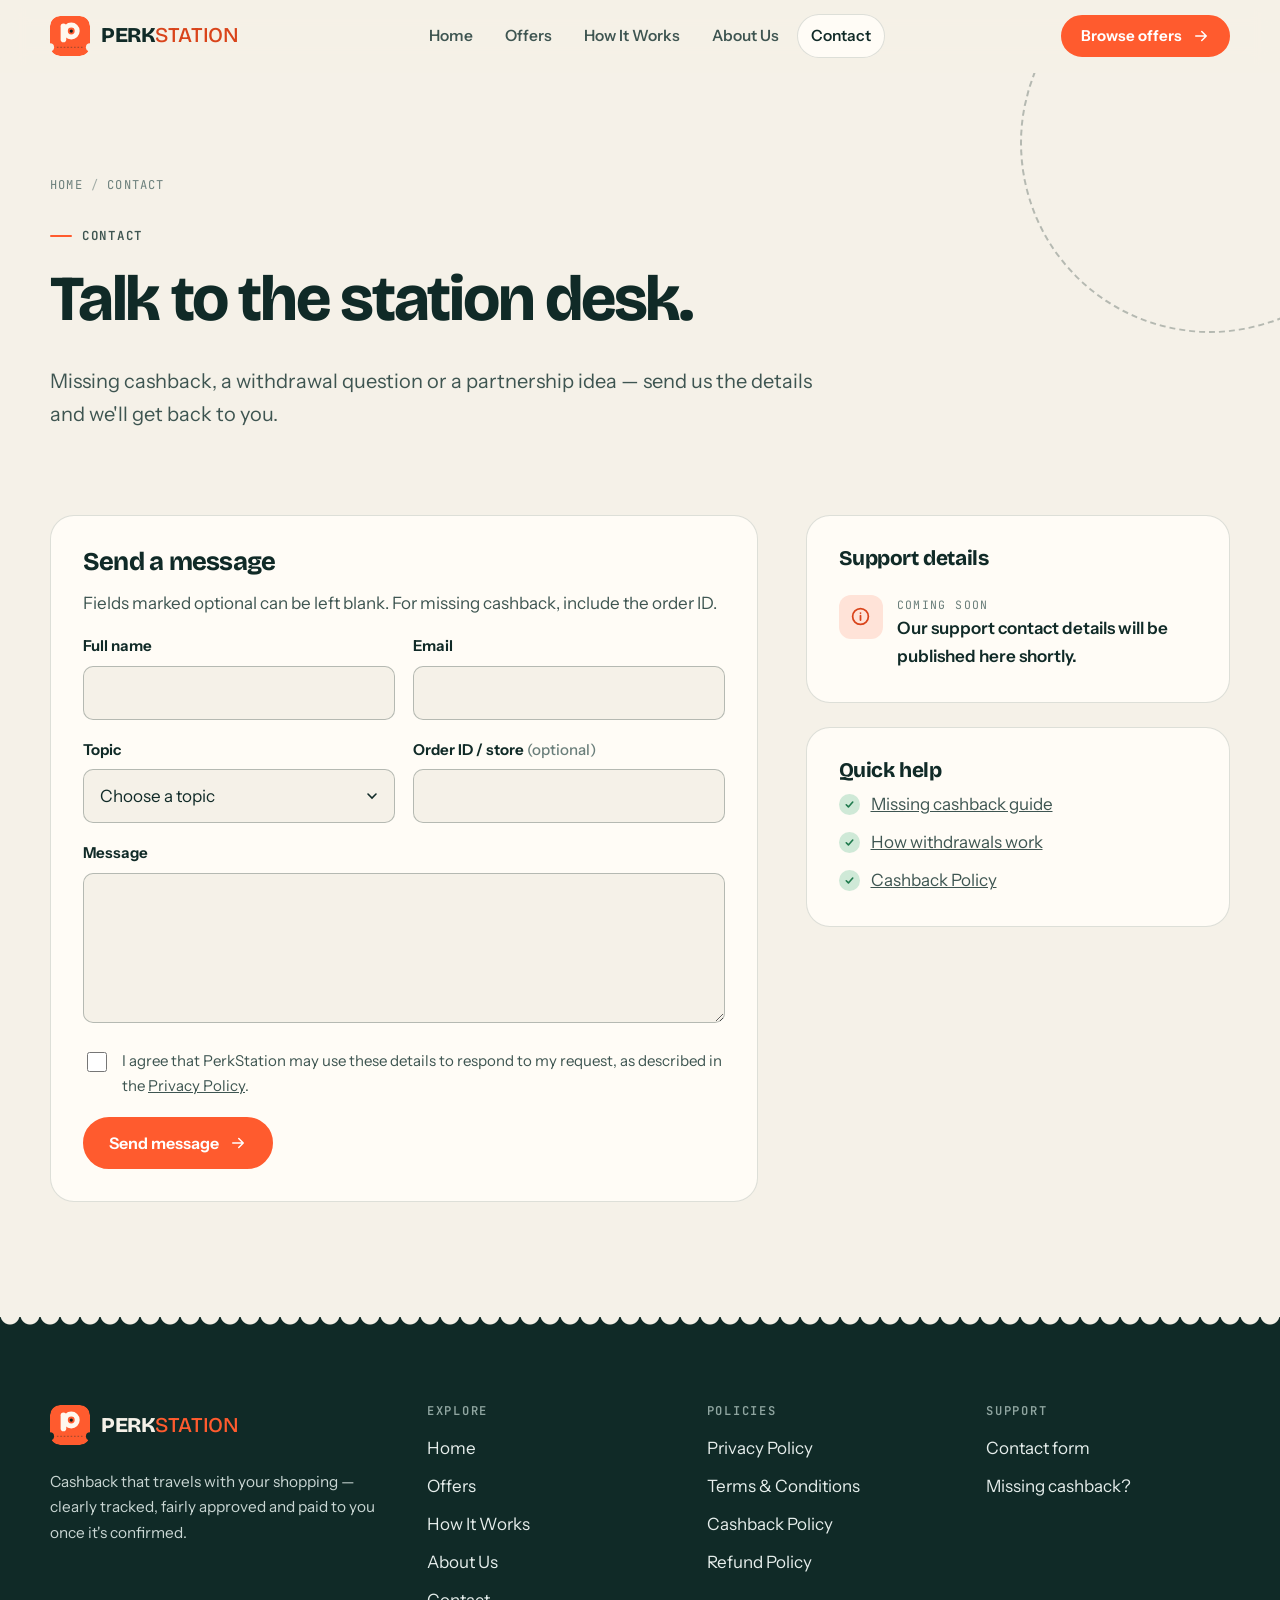
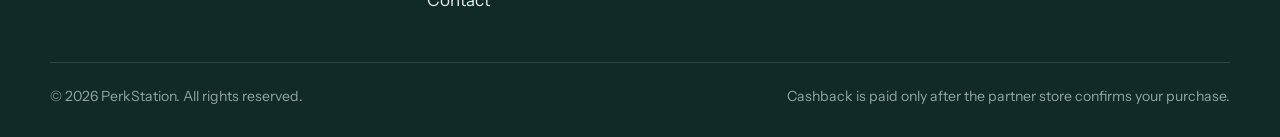
<file: contact.html>
<!DOCTYPE html>
<html lang="en" class="no-js">
<head>
  <meta charset="utf-8">
  <meta name="viewport" content="width=device-width, initial-scale=1, viewport-fit=cover">
  <title>Contact Us | PerkStation</title>
  <meta name="description" content="Contact PerkStation support about missing cashback, withdrawals, your account or partnerships.">
  <meta name="robots" content="index, follow">
  <meta name="theme-color" content="#102A27">
  <meta name="color-scheme" content="light">
  <meta property="og:type" content="website">
  <meta property="og:site_name" content="PerkStation">
  <meta property="og:title" content="Contact Us | PerkStation">
  <meta property="og:description" content="Contact PerkStation support about missing cashback, withdrawals, your account or partnerships.">
  <meta property="og:image" content="assets/img/og-image.png">
  <meta property="og:image:width" content="1200">
  <meta property="og:image:height" content="630">
  <meta property="og:image:alt" content="PerkStation — cashback on the way to every checkout">
  <meta name="twitter:card" content="summary_large_image">
  <meta name="twitter:title" content="Contact Us | PerkStation">
  <meta name="twitter:description" content="Contact PerkStation support about missing cashback, withdrawals, your account or partnerships.">
  <meta name="twitter:image" content="assets/img/og-image.png">
  <link rel="icon" href="favicon.ico" sizes="any">
  <link rel="icon" href="assets/img/favicon.svg" type="image/svg+xml">
  <link rel="apple-touch-icon" href="assets/img/apple-touch-icon.png">
  <link rel="manifest" href="site.webmanifest">
  <link rel="preconnect" href="https://fonts.googleapis.com">
  <link rel="preconnect" href="https://fonts.gstatic.com" crossorigin>
  <link rel="stylesheet" href="https://fonts.googleapis.com/css2?family=Bricolage+Grotesque:opsz,wght@12..96,500;12..96,650;12..96,750;12..96,800&family=Instrument+Sans:wght@400;500;600;700&family=JetBrains+Mono:wght@500;600;700&display=swap">
  <link rel="stylesheet" href="css/styles.css">
  <script type="application/ld+json">{"@context": "https://schema.org", "@type": "Organization", "name": "PerkStation"}</script>
</head>
<body>
<a class="skip-link" href="#main">Skip to content</a>
<header class="site-header">
  <div class="wrap header-inner">
    <a class="brand" href="index.html" aria-label="PerkStation home">
      <svg class="brand-mark" viewBox="0 0 64 64" aria-hidden="true">
<defs><mask id="pm-h"><rect width="64" height="64" rx="16" fill="#fff"/><circle cx="0" cy="50" r="6.5" fill="#000"/><circle cx="64" cy="50" r="6.5" fill="#000"/></mask></defs>
<rect width="64" height="64" rx="16" fill="#FF5B2E" mask="url(#pm-h)"/>
<line x1="11" y1="50" x2="53" y2="50" stroke="#102A27" stroke-opacity=".35" stroke-width="2" stroke-dasharray="2.5 3"/>
<rect x="17" y="12" width="9" height="30" rx="4.5" fill="#FFF8EE"/>
<circle cx="34" cy="24" r="9.5" fill="none" stroke="#FFF8EE" stroke-width="8"/>
<circle cx="34" cy="24" r="2.6" fill="#102A27"/>
</svg>
      <span class="brand-word">PERK<span>STATION</span></span>
    </a>
    <nav class="site-nav" id="site-nav" aria-label="Main">
      <ul class="nav-list">
        <li><a href="index.html">Home</a></li>
        <li><a href="offers.html">Offers</a></li>
        <li><a href="how-it-works.html">How It Works</a></li>
        <li><a href="about.html">About Us</a></li>
        <li><a href="contact.html" aria-current="page">Contact</a></li>
      </ul>
      <div class="nav-mobile-cta"><a class="btn btn--signal" href="offers.html">Browse offers <svg viewBox="0 0 24 24" fill="none" stroke="currentColor" stroke-width="2" stroke-linecap="round" stroke-linejoin="round" aria-hidden="true"><path d="M5 12h14M13 6l6 6-6 6"/></svg></a></div>
    </nav>
    <div class="header-cta">
      <a class="btn btn--signal btn--sm" href="offers.html">Browse offers <svg viewBox="0 0 24 24" fill="none" stroke="currentColor" stroke-width="2" stroke-linecap="round" stroke-linejoin="round" aria-hidden="true"><path d="M5 12h14M13 6l6 6-6 6"/></svg></a>
      <button class="nav-toggle" type="button" aria-controls="site-nav" aria-expanded="false" aria-label="Open menu">
        <span class="bars"><span></span><span></span><span></span></span>
      </button>
    </div>
  </div>
</header>
<main id="main">
<section class="page-hero">
  <div class="wrap">
    <ol class="crumbs"><li><a href="index.html">Home</a></li><li aria-current="page">Contact</li></ol>
    <span class="eyebrow">Contact</span>
    <h1>Talk to the station desk.</h1>
    <p class="lead">Missing cashback, a withdrawal question or a partnership idea — send us the details and we'll get back to you.</p>
  </div>
</section>

<section class="section" style="padding-top:0">
  <div class="wrap contact-grid">
    <div class="panel reveal">
      <h2 style="font-size:1.6rem">Send a message</h2>
      <p class="muted">Fields marked optional can be left blank. For missing cashback, include the order ID.</p>
      <form class="form" id="contact-form" novalidate>
        <div class="form-row">
          <div class="field"><label for="f-name">Full name</label><input id="f-name" name="name" type="text" autocomplete="name" required><p class="err" role="alert"></p></div>
          <div class="field"><label for="f-email">Email</label><input id="f-email" name="email" type="email" autocomplete="email" required><p class="err" role="alert"></p></div>
        </div>
        <div class="form-row">
          <div class="field"><label for="f-topic">Topic</label>
            <select id="f-topic" name="topic" required>
              <option value="">Choose a topic</option>
              <option>Missing cashback</option>
              <option>Declined cashback</option>
              <option>Withdrawal / payout</option>
              <option>Account &amp; privacy</option>
              <option>Store partnership</option>
              <option>Other</option>
            </select><p class="err" role="alert"></p></div>
          <div class="field"><label for="f-order">Order ID / store <span class="opt">(optional)</span></label><input id="f-order" name="order" type="text"></div>
        </div>
        <div class="field"><label for="f-msg">Message</label><textarea id="f-msg" name="message" required></textarea><p class="err" role="alert"></p></div>
        <div class="hp" aria-hidden="true"><label for="f-web">Website</label><input id="f-web" name="website" type="text" tabindex="-1" autocomplete="off"></div>
        <label class="consent"><input type="checkbox" name="consent" id="f-consent"> <span>I agree that PerkStation may use these details to respond to my request, as described in the <a href="privacy-policy.html">Privacy Policy</a>.</span></label>
        <p class="err" id="consent-err" hidden style="color:#B02E27;font-weight:550;margin:-8px 0 0">Please tick the box so we can reply to you.</p>
        <div><button class="btn btn--signal" type="submit">Send message <svg viewBox="0 0 24 24" fill="none" stroke="currentColor" stroke-width="2" stroke-linecap="round" stroke-linejoin="round" aria-hidden="true"><path d="M5 12h14M13 6l6 6-6 6"/></svg></button></div>
        <div class="form-status" id="form-status" role="status" aria-live="polite"></div>
      </form>
    </div>
    <aside class="reveal">
      <div class="panel">
        <h3>Support details</h3>
        <ul class="info-list mt-2">
          <li data-cfg-show="supportEmail" hidden><span class="icon-tile"><svg viewBox="0 0 24 24" fill="none" stroke="currentColor" stroke-width="2" stroke-linecap="round" stroke-linejoin="round" aria-hidden="true"><rect x="3" y="5" width="18" height="14" rx="2"/><path d="M3 7l9 6 9-6"/></svg></span><div><div class="k">Email</div><div class="v"><a data-cfg-link="supportEmail"></a></div></div></li>
          <li data-cfg-show="phone" hidden><span class="icon-tile icon-tile--mint"><svg viewBox="0 0 24 24" fill="none" stroke="currentColor" stroke-width="2" stroke-linecap="round" stroke-linejoin="round" aria-hidden="true"><path d="M5 4h4l2 5-2.5 1.5a11 11 0 0 0 5 5L15 13l5 2v4a2 2 0 0 1-2 2A16 16 0 0 1 3 6a2 2 0 0 1 2-2"/></svg></span><div><div class="k">Phone</div><div class="v"><a data-cfg-link="phone"></a></div></div></li>
          <li data-cfg-show="address" hidden><span class="icon-tile icon-tile--sun"><svg viewBox="0 0 24 24" fill="none" stroke="currentColor" stroke-width="2" stroke-linecap="round" stroke-linejoin="round" aria-hidden="true"><path d="M12 21s7-6.2 7-12a7 7 0 0 0-14 0c0 5.8 7 12 7 12z"/><circle cx="12" cy="9" r="2.5"/></svg></span><div><div class="k">Address</div><div class="v" data-cfg="address"></div></div></li>
          <li data-cfg-show="supportHours" hidden><span class="icon-tile icon-tile--sky"><svg viewBox="0 0 24 24" fill="none" stroke="currentColor" stroke-width="2" stroke-linecap="round" stroke-linejoin="round" aria-hidden="true"><circle cx="12" cy="12" r="9"/><path d="M12 7v5l3 2"/></svg></span><div><div class="k">Support hours</div><div class="v" data-cfg="supportHours"></div></div></li>
          <li data-cfg-hide="supportEmail,phone,address"><span class="icon-tile"><svg viewBox="0 0 24 24" fill="none" stroke="currentColor" stroke-width="2" stroke-linecap="round" stroke-linejoin="round" aria-hidden="true"><circle cx="12" cy="12" r="9"/><path d="M12 11v5M12 8h.01"/></svg></span><div><div class="k">Coming soon</div><div class="v">Our support contact details will be published here shortly.</div></div></li>
        </ul>
      </div>
      <div class="panel mt-2">
        <h3>Quick help</h3>
        <ul class="check-list mb-0">
          <li><a href="how-it-works.html#missing">Missing cashback guide</a></li>
          <li><a href="how-it-works.html#withdrawal">How withdrawals work</a></li>
          <li><a href="cashback-policy.html">Cashback Policy</a></li>
        </ul>
      </div>
    </aside>
  </div>
</section>
</main>
<footer class="site-footer">
  <div class="wrap">
    <div class="footer-grid">
      <div class="footer-brand">
        <a class="brand" href="index.html" aria-label="PerkStation home"><svg class="brand-mark" viewBox="0 0 64 64" aria-hidden="true">
<defs><mask id="pm-f"><rect width="64" height="64" rx="16" fill="#fff"/><circle cx="0" cy="50" r="6.5" fill="#000"/><circle cx="64" cy="50" r="6.5" fill="#000"/></mask></defs>
<rect width="64" height="64" rx="16" fill="#FF5B2E" mask="url(#pm-f)"/>
<line x1="11" y1="50" x2="53" y2="50" stroke="#102A27" stroke-opacity=".35" stroke-width="2" stroke-dasharray="2.5 3"/>
<rect x="17" y="12" width="9" height="30" rx="4.5" fill="#FFF8EE"/>
<circle cx="34" cy="24" r="9.5" fill="none" stroke="#FFF8EE" stroke-width="8"/>
<circle cx="34" cy="24" r="2.6" fill="#102A27"/>
</svg><span class="brand-word">PERK<span>STATION</span></span></a>
        <p>Cashback that travels with your shopping — clearly tracked, fairly approved and paid to you once it's confirmed.</p>
      </div>
      <div><h4>Explore</h4><ul><li><a href="index.html">Home</a></li><li><a href="offers.html">Offers</a></li><li><a href="how-it-works.html">How It Works</a></li><li><a href="about.html">About Us</a></li><li><a href="contact.html">Contact</a></li></ul></div>
      <div><h4>Policies</h4><ul><li><a href="privacy-policy.html">Privacy Policy</a></li><li><a href="terms.html">Terms &amp; Conditions</a></li><li><a href="cashback-policy.html">Cashback Policy</a></li><li><a href="refund-policy.html">Refund Policy</a></li></ul></div>
      <div>
        <h4>Support</h4>
        <ul>
          <li><a href="contact.html">Contact form</a></li>
          <li data-cfg-show="supportEmail" hidden><a data-cfg-link="supportEmail"></a></li>
          <li data-cfg-show="phone" hidden><a data-cfg-link="phone"></a></li>
          <li data-cfg-show="address" hidden><span data-cfg="address"></span></li>
          <li><a href="how-it-works.html#missing">Missing cashback?</a></li>
        </ul>
      </div>
    </div>
    <div class="footer-bottom">
      <p>&copy; <span data-year>2026</span> PerkStation. All rights reserved.</p>
      <p>Cashback is paid only after the partner store confirms your purchase.</p>
    </div>
  </div>
</footer>
<button class="to-top" type="button" aria-label="Back to top"><svg viewBox="0 0 24 24" fill="none" stroke="currentColor" stroke-width="2" stroke-linecap="round" stroke-linejoin="round" aria-hidden="true"><path d="M12 19V5M6 11l6-6 6 6"/></svg></button>
<script src="js/config.js" defer></script>
<script src="js/offers.js" defer></script>
<script src="js/main.js" defer></script>
</body>
</html>
</file>
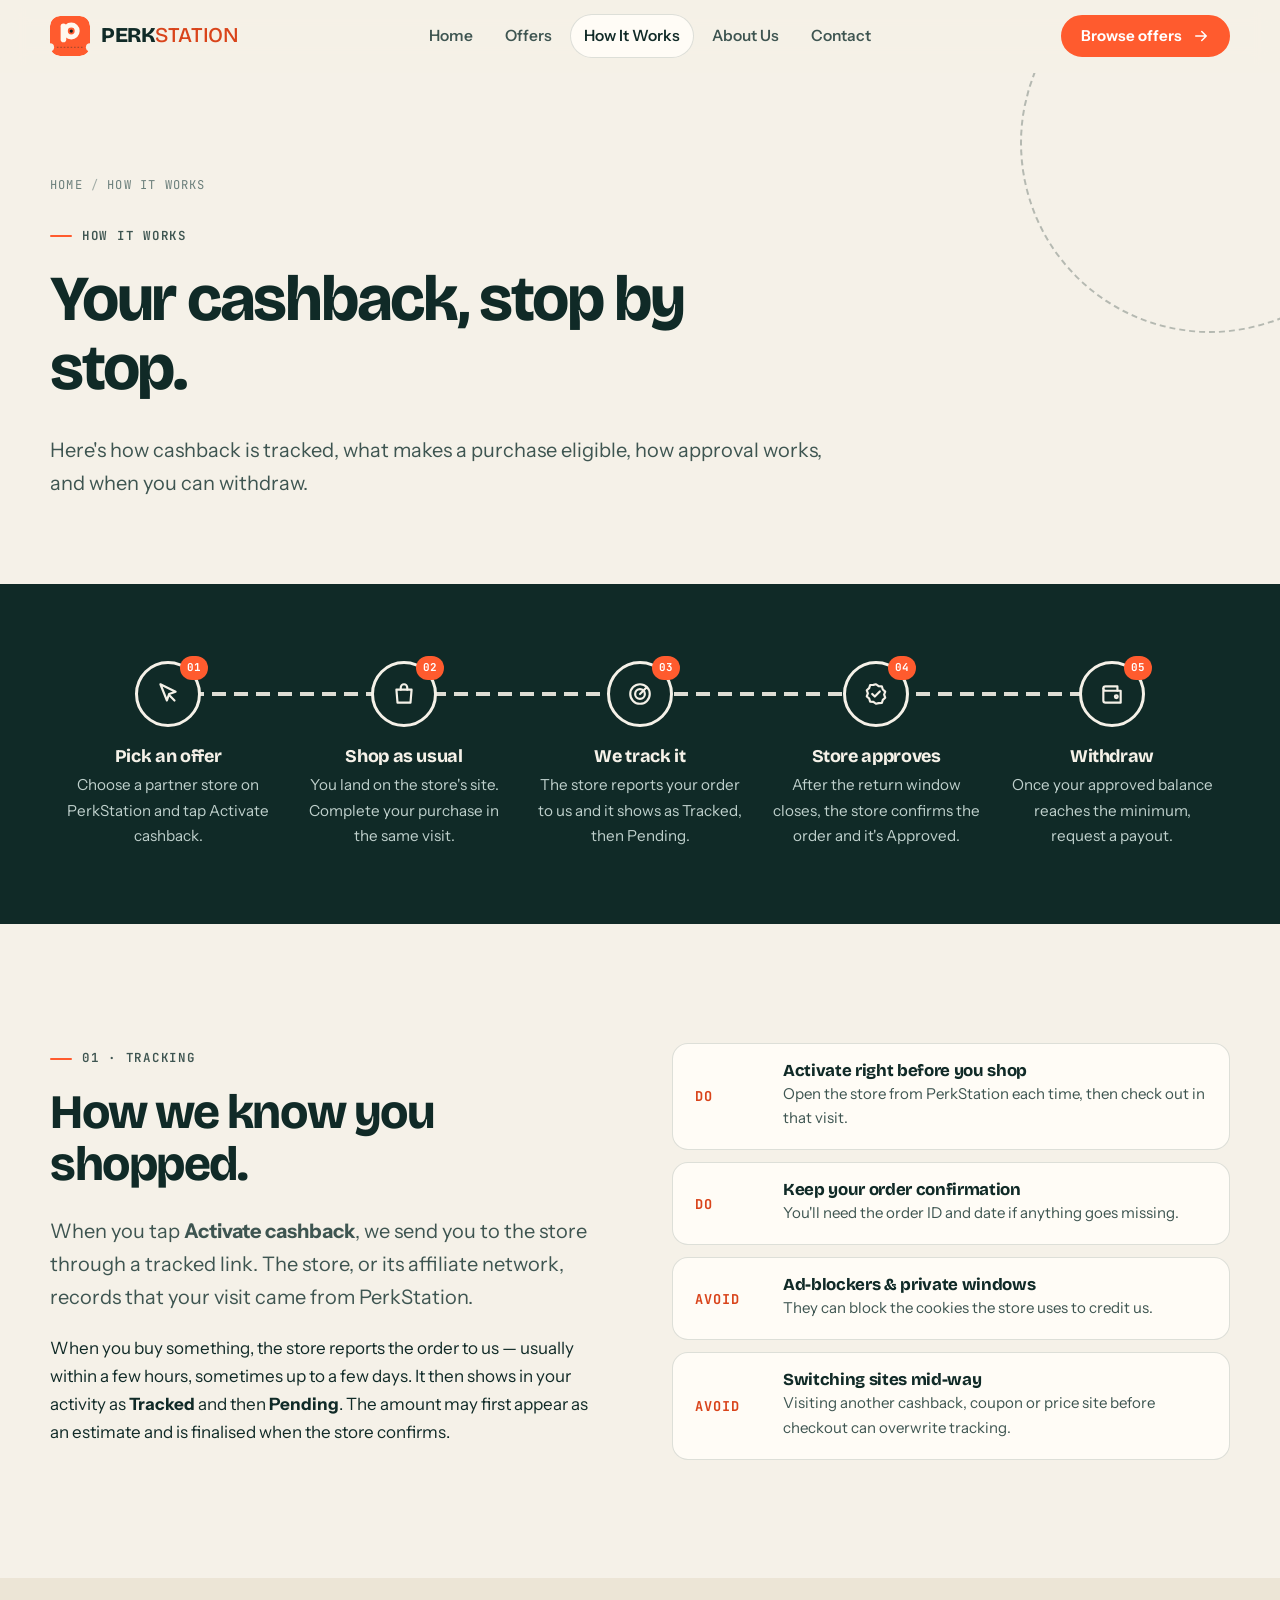
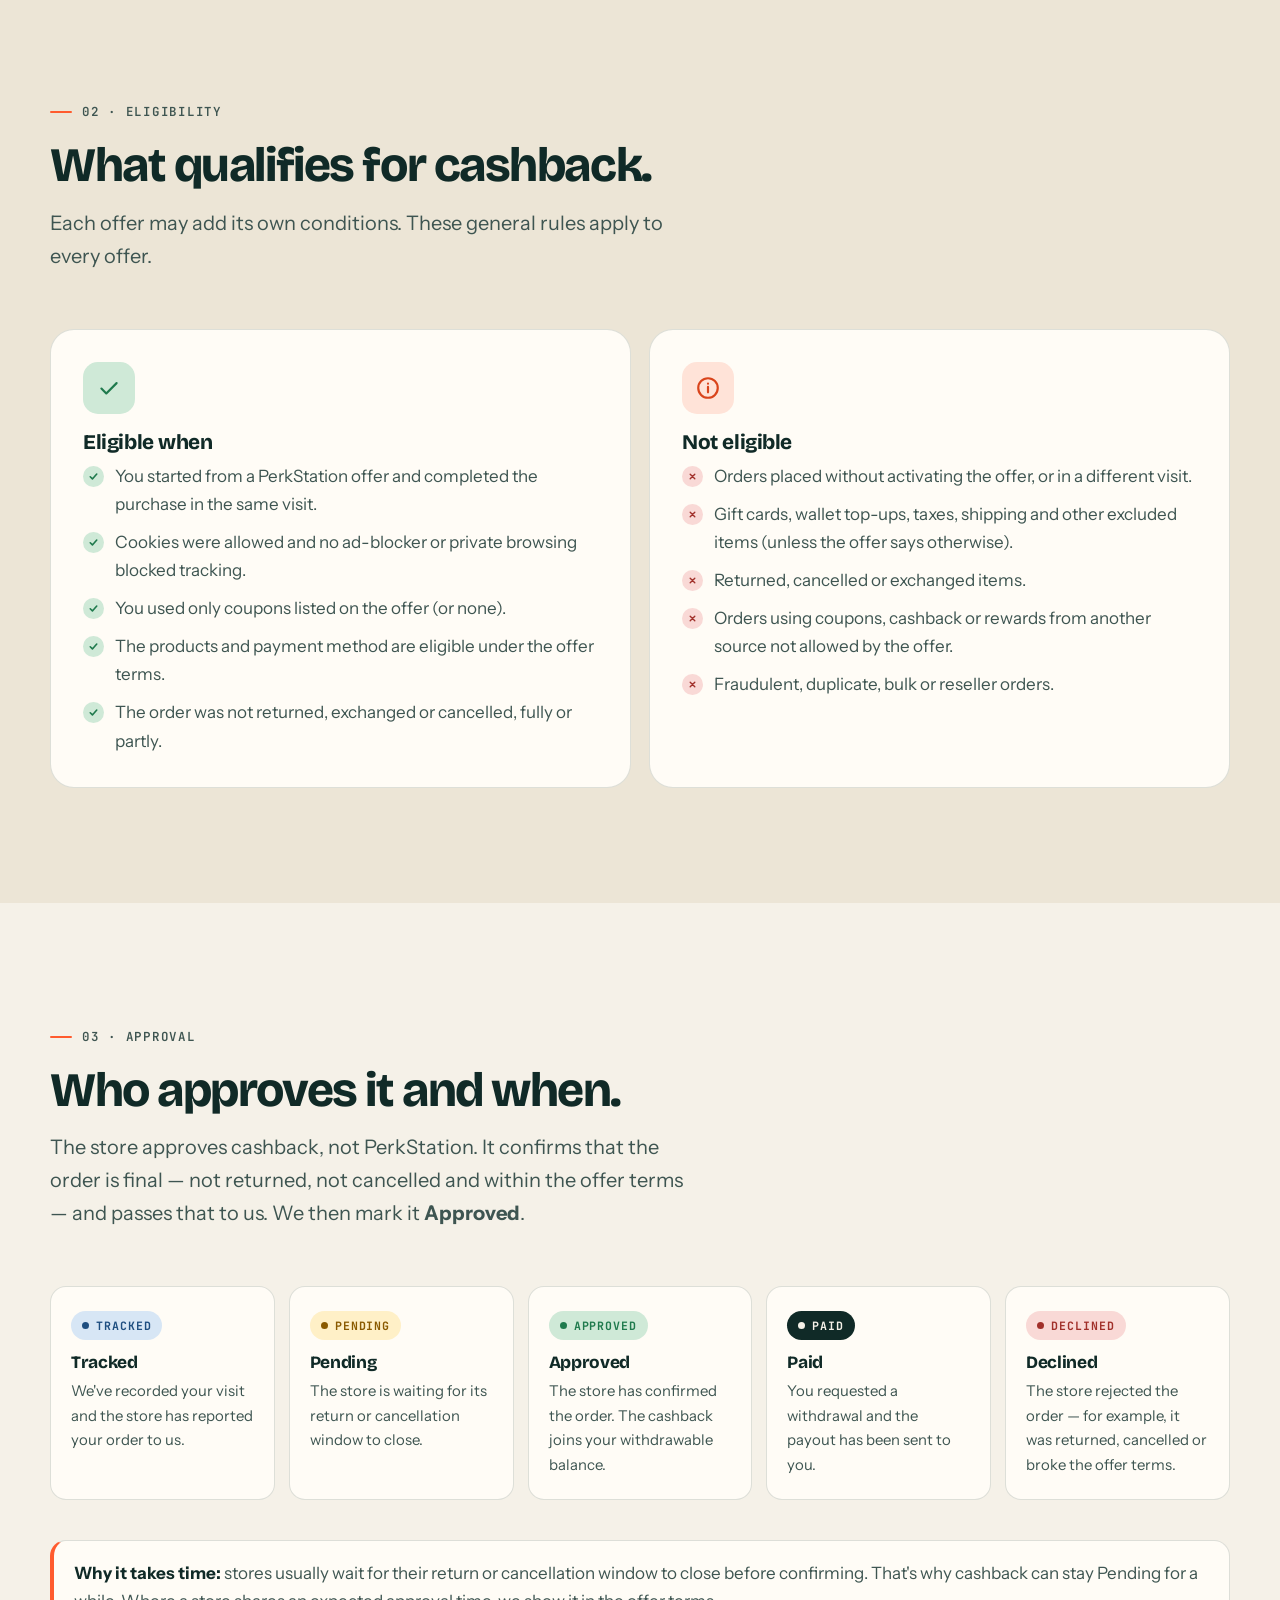
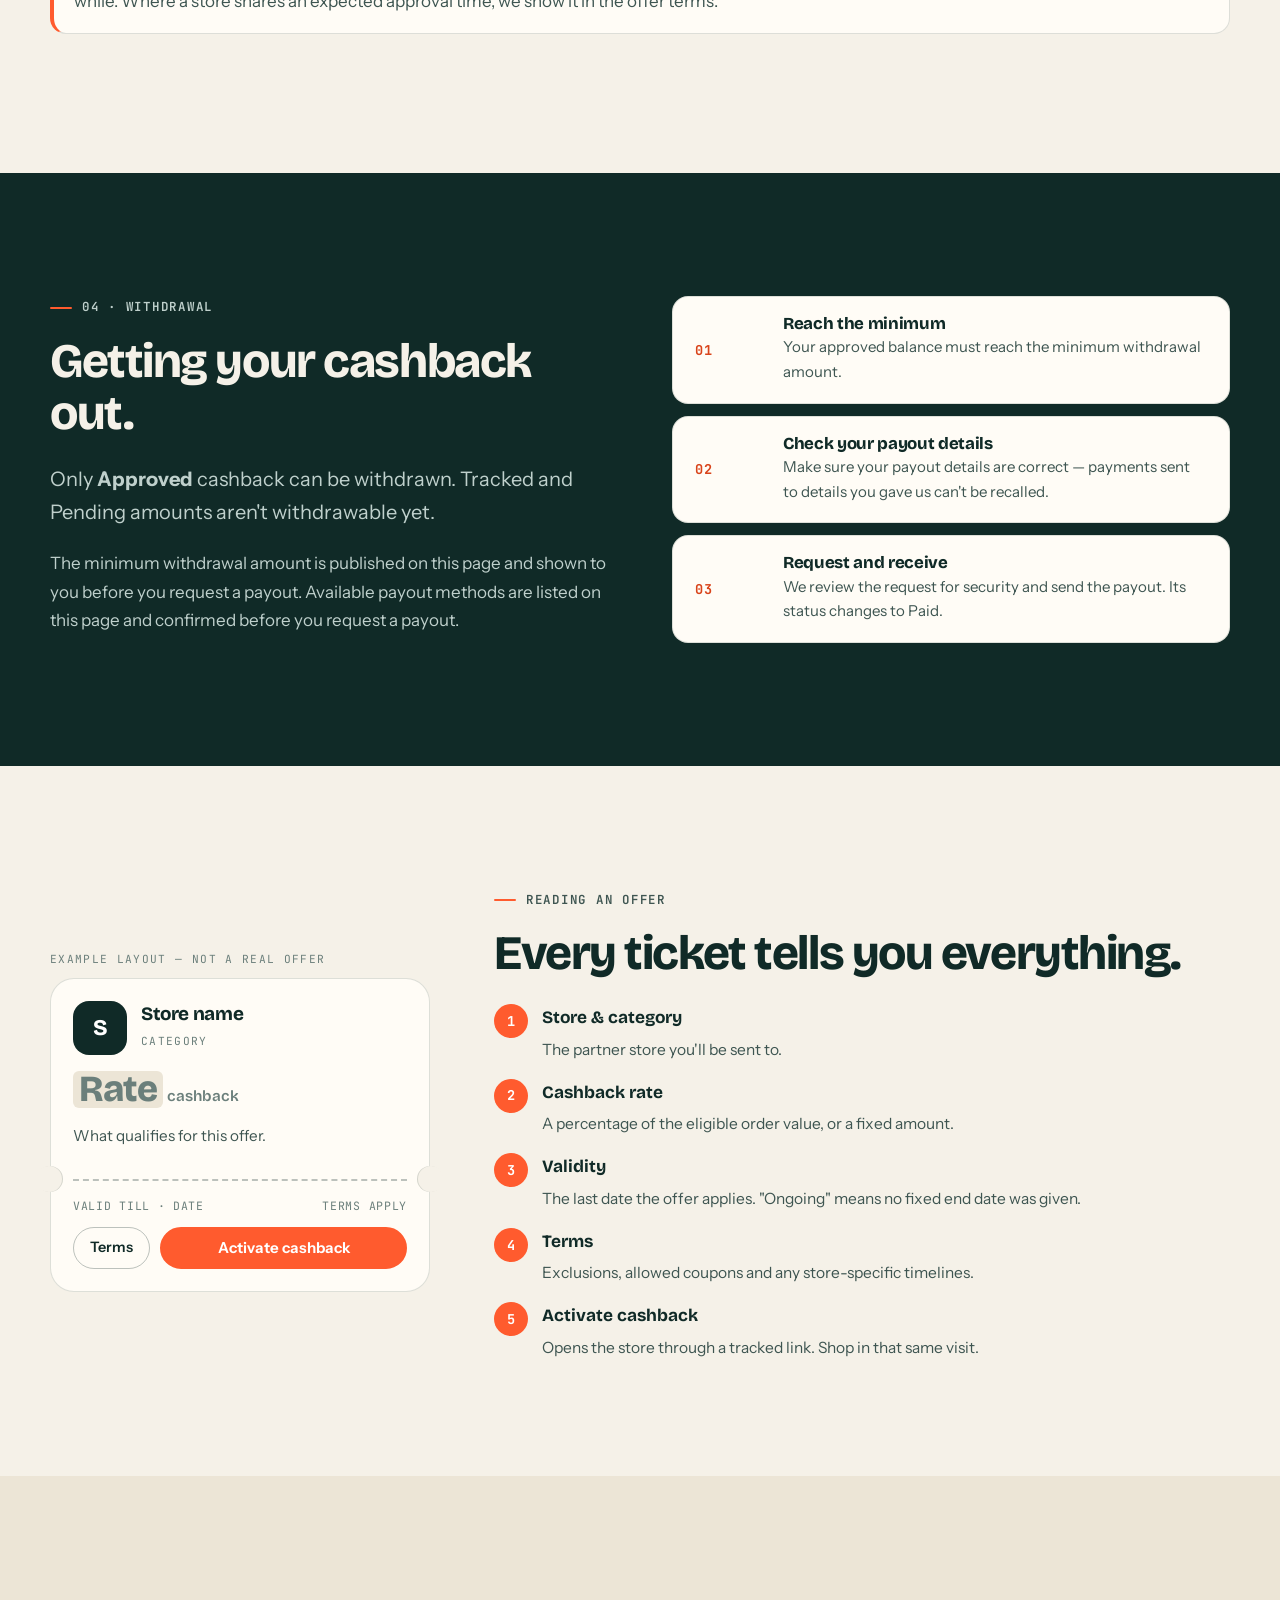
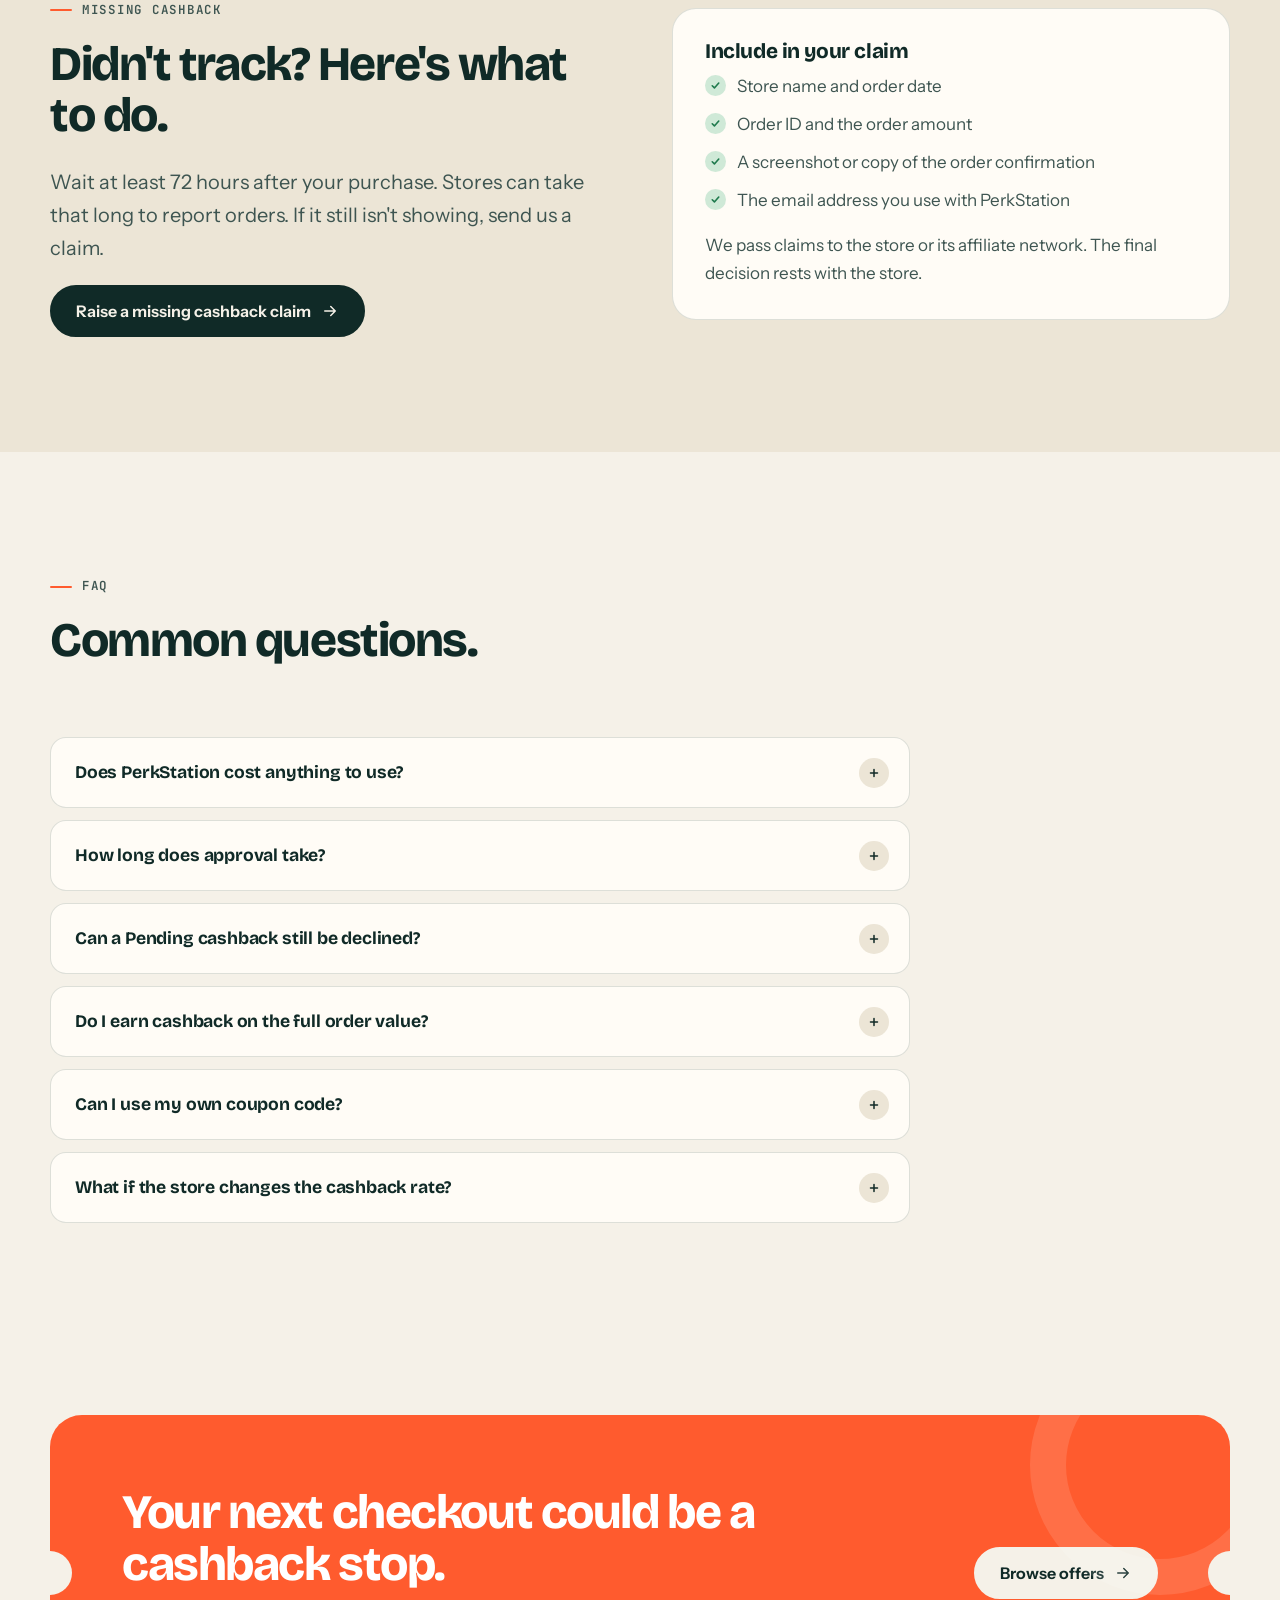
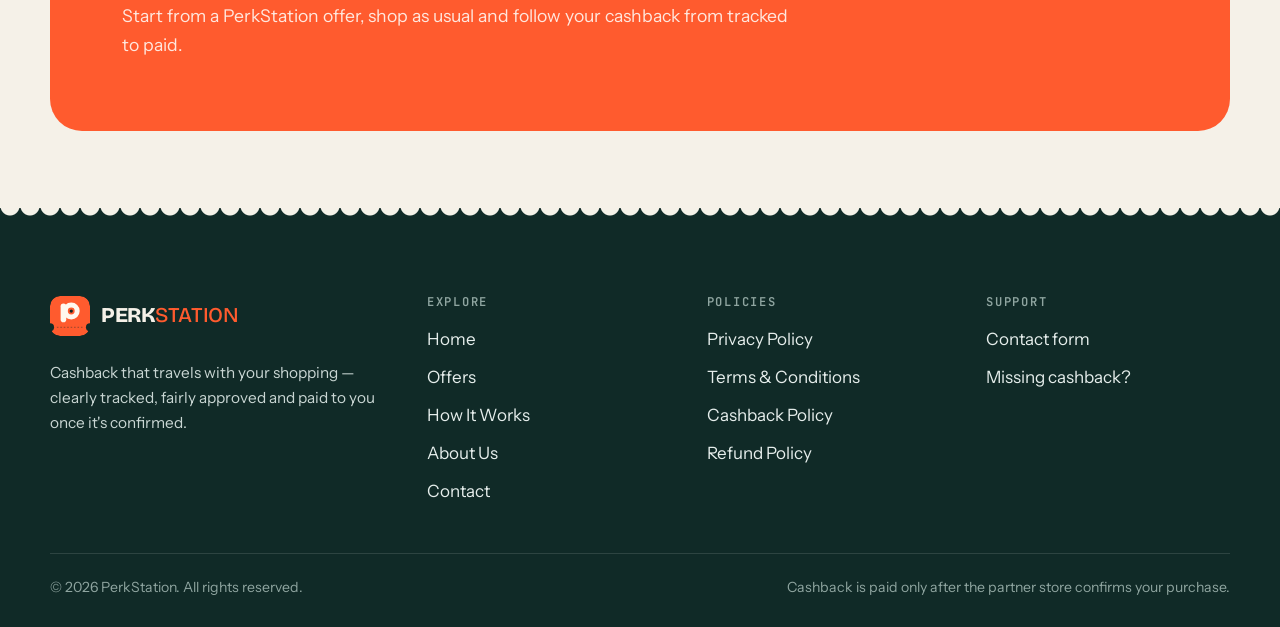
<file: how-it-works.html>
<!DOCTYPE html>
<html lang="en" class="no-js">
<head>
  <meta charset="utf-8">
  <meta name="viewport" content="width=device-width, initial-scale=1, viewport-fit=cover">
  <title>How Cashback Works — Tracking, Eligibility, Approval & Withdrawal | PerkStation</title>
  <meta name="description" content="Learn how PerkStation cashback is tracked, which purchases are eligible, how stores approve orders and how to withdraw your approved cashback.">
  <meta name="robots" content="index, follow">
  <meta name="theme-color" content="#102A27">
  <meta name="color-scheme" content="light">
  <meta property="og:type" content="website">
  <meta property="og:site_name" content="PerkStation">
  <meta property="og:title" content="How Cashback Works — Tracking, Eligibility, Approval & Withdrawal | PerkStation">
  <meta property="og:description" content="Learn how PerkStation cashback is tracked, which purchases are eligible, how stores approve orders and how to withdraw your approved cashback.">
  <meta property="og:image" content="assets/img/og-image.png">
  <meta property="og:image:width" content="1200">
  <meta property="og:image:height" content="630">
  <meta property="og:image:alt" content="PerkStation — cashback on the way to every checkout">
  <meta name="twitter:card" content="summary_large_image">
  <meta name="twitter:title" content="How Cashback Works — Tracking, Eligibility, Approval & Withdrawal | PerkStation">
  <meta name="twitter:description" content="Learn how PerkStation cashback is tracked, which purchases are eligible, how stores approve orders and how to withdraw your approved cashback.">
  <meta name="twitter:image" content="assets/img/og-image.png">
  <link rel="icon" href="favicon.ico" sizes="any">
  <link rel="icon" href="assets/img/favicon.svg" type="image/svg+xml">
  <link rel="apple-touch-icon" href="assets/img/apple-touch-icon.png">
  <link rel="manifest" href="site.webmanifest">
  <link rel="preconnect" href="https://fonts.googleapis.com">
  <link rel="preconnect" href="https://fonts.gstatic.com" crossorigin>
  <link rel="stylesheet" href="https://fonts.googleapis.com/css2?family=Bricolage+Grotesque:opsz,wght@12..96,500;12..96,650;12..96,750;12..96,800&family=Instrument+Sans:wght@400;500;600;700&family=JetBrains+Mono:wght@500;600;700&display=swap">
  <link rel="stylesheet" href="css/styles.css">
  <script type="application/ld+json">{"@context": "https://schema.org", "@type": "Organization", "name": "PerkStation"}</script>
</head>
<body>
<a class="skip-link" href="#main">Skip to content</a>
<header class="site-header">
  <div class="wrap header-inner">
    <a class="brand" href="index.html" aria-label="PerkStation home">
      <svg class="brand-mark" viewBox="0 0 64 64" aria-hidden="true">
<defs><mask id="pm-h"><rect width="64" height="64" rx="16" fill="#fff"/><circle cx="0" cy="50" r="6.5" fill="#000"/><circle cx="64" cy="50" r="6.5" fill="#000"/></mask></defs>
<rect width="64" height="64" rx="16" fill="#FF5B2E" mask="url(#pm-h)"/>
<line x1="11" y1="50" x2="53" y2="50" stroke="#102A27" stroke-opacity=".35" stroke-width="2" stroke-dasharray="2.5 3"/>
<rect x="17" y="12" width="9" height="30" rx="4.5" fill="#FFF8EE"/>
<circle cx="34" cy="24" r="9.5" fill="none" stroke="#FFF8EE" stroke-width="8"/>
<circle cx="34" cy="24" r="2.6" fill="#102A27"/>
</svg>
      <span class="brand-word">PERK<span>STATION</span></span>
    </a>
    <nav class="site-nav" id="site-nav" aria-label="Main">
      <ul class="nav-list">
        <li><a href="index.html">Home</a></li>
        <li><a href="offers.html">Offers</a></li>
        <li><a href="how-it-works.html" aria-current="page">How It Works</a></li>
        <li><a href="about.html">About Us</a></li>
        <li><a href="contact.html">Contact</a></li>
      </ul>
      <div class="nav-mobile-cta"><a class="btn btn--signal" href="offers.html">Browse offers <svg viewBox="0 0 24 24" fill="none" stroke="currentColor" stroke-width="2" stroke-linecap="round" stroke-linejoin="round" aria-hidden="true"><path d="M5 12h14M13 6l6 6-6 6"/></svg></a></div>
    </nav>
    <div class="header-cta">
      <a class="btn btn--signal btn--sm" href="offers.html">Browse offers <svg viewBox="0 0 24 24" fill="none" stroke="currentColor" stroke-width="2" stroke-linecap="round" stroke-linejoin="round" aria-hidden="true"><path d="M5 12h14M13 6l6 6-6 6"/></svg></a>
      <button class="nav-toggle" type="button" aria-controls="site-nav" aria-expanded="false" aria-label="Open menu">
        <span class="bars"><span></span><span></span><span></span></span>
      </button>
    </div>
  </div>
</header>
<main id="main">
<section class="page-hero">
  <div class="wrap">
    <ol class="crumbs"><li><a href="index.html">Home</a></li><li aria-current="page">How It Works</li></ol>
    <span class="eyebrow">How it works</span>
    <h1>Your cashback, stop by stop.</h1>
    <p class="lead">Here's how cashback is tracked, what makes a purchase eligible, how approval works, and when you can withdraw.</p>
  </div>
</section>

<section class="section--tight section--ink">
  <div class="wrap"><ol class="route"><li class="reveal"><span class="stop"><svg viewBox="0 0 24 24" fill="none" stroke="currentColor" stroke-width="2" stroke-linecap="round" stroke-linejoin="round" aria-hidden="true"><path d="M5 3l14 7-6 2-2 6z"/><path d="M13 13l5 5"/></svg></span><h3>Pick an offer</h3><p>Choose a partner store on PerkStation and tap Activate cashback.</p></li><li class="reveal"><span class="stop"><svg viewBox="0 0 24 24" fill="none" stroke="currentColor" stroke-width="2" stroke-linecap="round" stroke-linejoin="round" aria-hidden="true"><path d="M5 8h14l-1 12H6z"/><path d="M9 8V6a3 3 0 0 1 6 0v2"/></svg></span><h3>Shop as usual</h3><p>You land on the store's site. Complete your purchase in the same visit.</p></li><li class="reveal"><span class="stop"><svg viewBox="0 0 24 24" fill="none" stroke="currentColor" stroke-width="2" stroke-linecap="round" stroke-linejoin="round" aria-hidden="true"><circle cx="12" cy="12" r="9"/><circle cx="12" cy="12" r="4.5"/><path d="M12 12l6-6"/></svg></span><h3>We track it</h3><p>The store reports your order to us and it shows as Tracked, then Pending.</p></li><li class="reveal"><span class="stop"><svg viewBox="0 0 24 24" fill="none" stroke="currentColor" stroke-width="2" stroke-linecap="round" stroke-linejoin="round" aria-hidden="true"><path d="M12 3l2.4 1.8 3 .1.9 2.9 2.2 2-1 2.8 1 2.8-2.2 2-.9 2.9-3 .1L12 21l-2.4-1.8-3-.1-.9-2.9-2.2-2 1-2.8-1-2.8 2.2-2 .9-2.9 3-.1z"/><path d="M8.5 12l2.4 2.4 4.6-4.8"/></svg></span><h3>Store approves</h3><p>After the return window closes, the store confirms the order and it's Approved.</p></li><li class="reveal"><span class="stop"><svg viewBox="0 0 24 24" fill="none" stroke="currentColor" stroke-width="2" stroke-linecap="round" stroke-linejoin="round" aria-hidden="true"><path d="M4 7a2 2 0 0 1 2-2h11v4"/><path d="M4 7v11a2 2 0 0 0 2 2h14V9H6a2 2 0 0 1-2-2z"/><circle cx="16" cy="14.5" r="1.3"/></svg></span><h3>Withdraw</h3><p>Once your approved balance reaches the minimum, request a payout.</p></li></ol></div>
</section>

<section class="section" id="tracking">
  <div class="wrap split">
    <div class="reveal">
      <span class="eyebrow">01 · Tracking</span>
      <h2>How we know you shopped.</h2>
      <p class="lead">When you tap <strong>Activate cashback</strong>, we send you to the store through a tracked link. The store, or its affiliate network, records that your visit came from PerkStation.</p>
      <p>When you buy something, the store reports the order to us — usually within a few hours, sometimes up to a few days. It then shows in your activity as <strong>Tracked</strong> and then <strong>Pending</strong>. The amount may first appear as an estimate and is finalised when the store confirms.</p>
    </div>
    <div class="stations reveal">
      <div class="station-row"><span class="code">DO</span><div><h3>Activate right before you shop</h3><p>Open the store from PerkStation each time, then check out in that visit.</p></div></div>
      <div class="station-row"><span class="code">DO</span><div><h3>Keep your order confirmation</h3><p>You'll need the order ID and date if anything goes missing.</p></div></div>
      <div class="station-row"><span class="code">AVOID</span><div><h3>Ad-blockers &amp; private windows</h3><p>They can block the cookies the store uses to credit us.</p></div></div>
      <div class="station-row"><span class="code">AVOID</span><div><h3>Switching sites mid-way</h3><p>Visiting another cashback, coupon or price site before checkout can overwrite tracking.</p></div></div>
    </div>
  </div>
</section>

<section class="section section--paper2" id="eligibility">
  <div class="wrap">
    <div class="section-head reveal"><div><span class="eyebrow">02 · Eligibility</span><h2>What qualifies for cashback.</h2>
    <p class="lead">Each offer may add its own conditions. These general rules apply to every offer.</p></div></div>
    <div class="grid-2">
      <div class="panel reveal"><div class="icon-tile icon-tile--mint"><svg viewBox="0 0 24 24" fill="none" stroke="currentColor" stroke-width="2" stroke-linecap="round" stroke-linejoin="round" aria-hidden="true"><path d="M5 12.5l4.5 4.5L19 7.5"/></svg></div><h3>Eligible when</h3><ul class="check-list">
<li>You started from a PerkStation offer and completed the purchase in the same visit.</li>
<li>Cookies were allowed and no ad-blocker or private browsing blocked tracking.</li>
<li>You used only coupons listed on the offer (or none).</li>
<li>The products and payment method are eligible under the offer terms.</li>
<li>The order was not returned, exchanged or cancelled, fully or partly.</li>
</ul></div>
      <div class="panel reveal"><div class="icon-tile"><svg viewBox="0 0 24 24" fill="none" stroke="currentColor" stroke-width="2" stroke-linecap="round" stroke-linejoin="round" aria-hidden="true"><circle cx="12" cy="12" r="9"/><path d="M12 11v5M12 8h.01"/></svg></div><h3>Not eligible</h3><ul class="check-list x-list">
<li>Orders placed without activating the offer, or in a different visit.</li>
<li>Gift cards, wallet top-ups, taxes, shipping and other excluded items (unless the offer says otherwise).</li>
<li>Returned, cancelled or exchanged items.</li>
<li>Orders using coupons, cashback or rewards from another source not allowed by the offer.</li>
<li>Fraudulent, duplicate, bulk or reseller orders.</li>
</ul></div>
    </div>
  </div>
</section>

<section class="section" id="approval">
  <div class="wrap">
    <div class="section-head reveal"><div><span class="eyebrow">03 · Approval</span><h2>Who approves it and when.</h2>
    <p class="lead">The store approves cashback, not PerkStation. It confirms that the order is final — not returned, not cancelled and within the offer terms — and passes that to us. We then mark it <strong>Approved</strong>.</p></div></div>
    <div class="status-grid"><div class="status-card reveal"><span class="chip chip--tracked">Tracked</span><h3>Tracked</h3><p>We've recorded your visit and the store has reported your order to us.</p></div><div class="status-card reveal"><span class="chip chip--pending">Pending</span><h3>Pending</h3><p>The store is waiting for its return or cancellation window to close.</p></div><div class="status-card reveal"><span class="chip chip--approved">Approved</span><h3>Approved</h3><p>The store has confirmed the order. The cashback joins your withdrawable balance.</p></div><div class="status-card reveal"><span class="chip chip--paid">Paid</span><h3>Paid</h3><p>You requested a withdrawal and the payout has been sent to you.</p></div><div class="status-card reveal"><span class="chip chip--declined">Declined</span><h3>Declined</h3><p>The store rejected the order — for example, it was returned, cancelled or broke the offer terms.</p></div></div>
    <div class="note mt-3 reveal"><strong>Why it takes time:</strong> stores usually wait for their return or cancellation window to close before confirming. That's why cashback can stay Pending for a while. Where a store shares an expected approval time, we show it in the offer terms.</div>
  </div>
</section>

<section class="section section--ink" id="withdrawal">
  <div class="wrap split">
    <div class="reveal">
      <span class="eyebrow">04 · Withdrawal</span>
      <h2>Getting your cashback out.</h2>
      <p class="lead">Only <strong>Approved</strong> cashback can be withdrawn. Tracked and Pending amounts aren't withdrawable yet.</p>
      <p class="muted"><span data-cfg-show="minWithdrawal" hidden>The minimum withdrawal amount is <strong data-cfg="minWithdrawal"></strong>. </span><span data-cfg-hide="minWithdrawal">The minimum withdrawal amount is published on this page and shown to you before you request a payout. </span><span data-cfg-show="payoutMethods" hidden>Withdrawals are paid via <strong data-cfg="payoutMethods"></strong>. </span><span data-cfg-hide="payoutMethods">Available payout methods are listed on this page and confirmed before you request a payout. </span></p>
    </div>
    <div class="stations reveal" style="color:var(--ink)">
      <div class="station-row"><span class="code">01</span><div><h3>Reach the minimum</h3><p>Your approved balance must reach the minimum withdrawal amount.</p></div></div>
      <div class="station-row"><span class="code">02</span><div><h3>Check your payout details</h3><p>Make sure your payout details are correct — payments sent to details you gave us can't be recalled.</p></div></div>
      <div class="station-row"><span class="code">03</span><div><h3>Request and receive</h3><p>We review the request for security and send the payout. Its status changes to Paid.</p></div></div>
    </div>
  </div>
</section>

<section class="section">
  <div class="wrap anatomy">
    <div class="reveal">
      <span class="ex-label">Example layout — not a real offer</span>
      <article class="ticket" style="--accent:#102A27" aria-label="Example offer card layout">
        <div class="ticket-head"><div class="monogram" aria-hidden="true">S</div><div><h3 class="ticket-store">Store name</h3><span class="ticket-cat">Category</span></div></div>
        <div class="ticket-rate"><span class="amt"><span class="ph">Rate</span><small>cashback</small></span></div>
        <p class="ticket-desc">What qualifies for this offer.</p>
        <div class="perf" aria-hidden="true"><span class="notch-r"></span></div>
        <div class="ticket-foot"><div class="ticket-meta"><span>Valid till · date</span><span>Terms apply</span></div>
        <div class="ticket-actions"><span class="terms-toggle" style="display:inline-flex;align-items:center">Terms</span><span class="btn btn--signal btn--sm">Activate cashback</span></div></div>
      </article>
    </div>
    <div class="reveal">
      <span class="eyebrow">Reading an offer</span>
      <h2>Every ticket tells you everything.</h2>
      <ol class="callouts">
        <li><div><strong>Store &amp; category</strong><span>The partner store you'll be sent to.</span></div></li>
        <li><div><strong>Cashback rate</strong><span>A percentage of the eligible order value, or a fixed amount.</span></div></li>
        <li><div><strong>Validity</strong><span>The last date the offer applies. "Ongoing" means no fixed end date was given.</span></div></li>
        <li><div><strong>Terms</strong><span>Exclusions, allowed coupons and any store-specific timelines.</span></div></li>
        <li><div><strong>Activate cashback</strong><span>Opens the store through a tracked link. Shop in that same visit.</span></div></li>
      </ol>
    </div>
  </div>
</section>

<section class="section section--paper2" id="missing">
  <div class="wrap split">
    <div class="reveal">
      <span class="eyebrow">Missing cashback</span>
      <h2>Didn't track? Here's what to do.</h2>
      <p class="lead">Wait at least 72 hours after your purchase. Stores can take that long to report orders. If it still isn't showing, send us a claim.</p>
      <div class="btn-row"><a class="btn" href="contact.html">Raise a missing cashback claim <svg viewBox="0 0 24 24" fill="none" stroke="currentColor" stroke-width="2" stroke-linecap="round" stroke-linejoin="round" aria-hidden="true"><path d="M5 12h14M13 6l6 6-6 6"/></svg></a></div>
    </div>
    <div class="panel reveal">
      <h3>Include in your claim</h3>
      <ul class="check-list">
        <li>Store name and order date</li>
        <li>Order ID and the order amount</li>
        <li>A screenshot or copy of the order confirmation</li>
        <li>The email address you use with PerkStation</li>
      </ul>
      <p class="muted mb-0">We pass claims to the store or its affiliate network. The final decision rests with the store.</p>
    </div>
  </div>
</section>

<section class="section" id="faq">
  <div class="wrap">
    <div class="section-head reveal"><div><span class="eyebrow">FAQ</span><h2>Common questions.</h2></div></div>
    <div class="faq"><details class="reveal"><summary>Does PerkStation cost anything to use?</summary><div class="answer"><p>Using PerkStation offers does not add anything to the price you pay at the store. Cashback is funded from the commission the store pays us.</p></div></details><details class="reveal"><summary>How long does approval take?</summary><div class="answer"><p>It depends on the store. Most stores confirm orders only after their return or cancellation period ends, and then pass the confirmation to us. Where a store shares an expected timeline, we show it in the offer terms.</p></div></details><details class="reveal"><summary>Can a Pending cashback still be declined?</summary><div class="answer"><p>Yes. Pending means the store hasn't confirmed the order yet. If the order is returned, cancelled or doesn't meet the offer terms, the store may decline it.</p></div></details><details class="reveal"><summary>Do I earn cashback on the full order value?</summary><div class="answer"><p>Usually cashback is calculated on the amount the store counts as eligible — typically after discounts and excluding taxes, shipping, gift cards and wallet top-ups. The offer terms say what qualifies.</p></div></details><details class="reveal"><summary>Can I use my own coupon code?</summary><div class="answer"><p>Only coupons shown on the PerkStation offer are safe to use. Other codes can override tracking, and the store may decline the cashback.</p></div></details><details class="reveal"><summary>What if the store changes the cashback rate?</summary><div class="answer"><p>The rate that applies is the one shown on the offer when you activated it, as long as the store honours it. If a store revises a rate retrospectively, we follow what the store confirms and explain any change to you.</p></div></details></div>
  </div>
</section>
<section class="section--tight">
  <div class="wrap">
    <div class="cta-band reveal">
      <span class="ring" aria-hidden="true"></span>
      <div>
        <h2>Your next checkout could be a cashback stop.</h2>
        <p>Start from a PerkStation offer, shop as usual and follow your cashback from tracked to paid.</p>
      </div>
      <div class="btn-row"><a class="btn btn--light" href="offers.html">Browse offers <svg viewBox="0 0 24 24" fill="none" stroke="currentColor" stroke-width="2" stroke-linecap="round" stroke-linejoin="round" aria-hidden="true"><path d="M5 12h14M13 6l6 6-6 6"/></svg></a></div>
    </div>
  </div>
</section>
</main>
<footer class="site-footer">
  <div class="wrap">
    <div class="footer-grid">
      <div class="footer-brand">
        <a class="brand" href="index.html" aria-label="PerkStation home"><svg class="brand-mark" viewBox="0 0 64 64" aria-hidden="true">
<defs><mask id="pm-f"><rect width="64" height="64" rx="16" fill="#fff"/><circle cx="0" cy="50" r="6.5" fill="#000"/><circle cx="64" cy="50" r="6.5" fill="#000"/></mask></defs>
<rect width="64" height="64" rx="16" fill="#FF5B2E" mask="url(#pm-f)"/>
<line x1="11" y1="50" x2="53" y2="50" stroke="#102A27" stroke-opacity=".35" stroke-width="2" stroke-dasharray="2.5 3"/>
<rect x="17" y="12" width="9" height="30" rx="4.5" fill="#FFF8EE"/>
<circle cx="34" cy="24" r="9.5" fill="none" stroke="#FFF8EE" stroke-width="8"/>
<circle cx="34" cy="24" r="2.6" fill="#102A27"/>
</svg><span class="brand-word">PERK<span>STATION</span></span></a>
        <p>Cashback that travels with your shopping — clearly tracked, fairly approved and paid to you once it's confirmed.</p>
      </div>
      <div><h4>Explore</h4><ul><li><a href="index.html">Home</a></li><li><a href="offers.html">Offers</a></li><li><a href="how-it-works.html">How It Works</a></li><li><a href="about.html">About Us</a></li><li><a href="contact.html">Contact</a></li></ul></div>
      <div><h4>Policies</h4><ul><li><a href="privacy-policy.html">Privacy Policy</a></li><li><a href="terms.html">Terms &amp; Conditions</a></li><li><a href="cashback-policy.html">Cashback Policy</a></li><li><a href="refund-policy.html">Refund Policy</a></li></ul></div>
      <div>
        <h4>Support</h4>
        <ul>
          <li><a href="contact.html">Contact form</a></li>
          <li data-cfg-show="supportEmail" hidden><a data-cfg-link="supportEmail"></a></li>
          <li data-cfg-show="phone" hidden><a data-cfg-link="phone"></a></li>
          <li data-cfg-show="address" hidden><span data-cfg="address"></span></li>
          <li><a href="how-it-works.html#missing">Missing cashback?</a></li>
        </ul>
      </div>
    </div>
    <div class="footer-bottom">
      <p>&copy; <span data-year>2026</span> PerkStation. All rights reserved.</p>
      <p>Cashback is paid only after the partner store confirms your purchase.</p>
    </div>
  </div>
</footer>
<button class="to-top" type="button" aria-label="Back to top"><svg viewBox="0 0 24 24" fill="none" stroke="currentColor" stroke-width="2" stroke-linecap="round" stroke-linejoin="round" aria-hidden="true"><path d="M12 19V5M6 11l6-6 6 6"/></svg></button>
<script src="js/config.js" defer></script>
<script src="js/offers.js" defer></script>
<script src="js/main.js" defer></script>
</body>
</html>
</file>
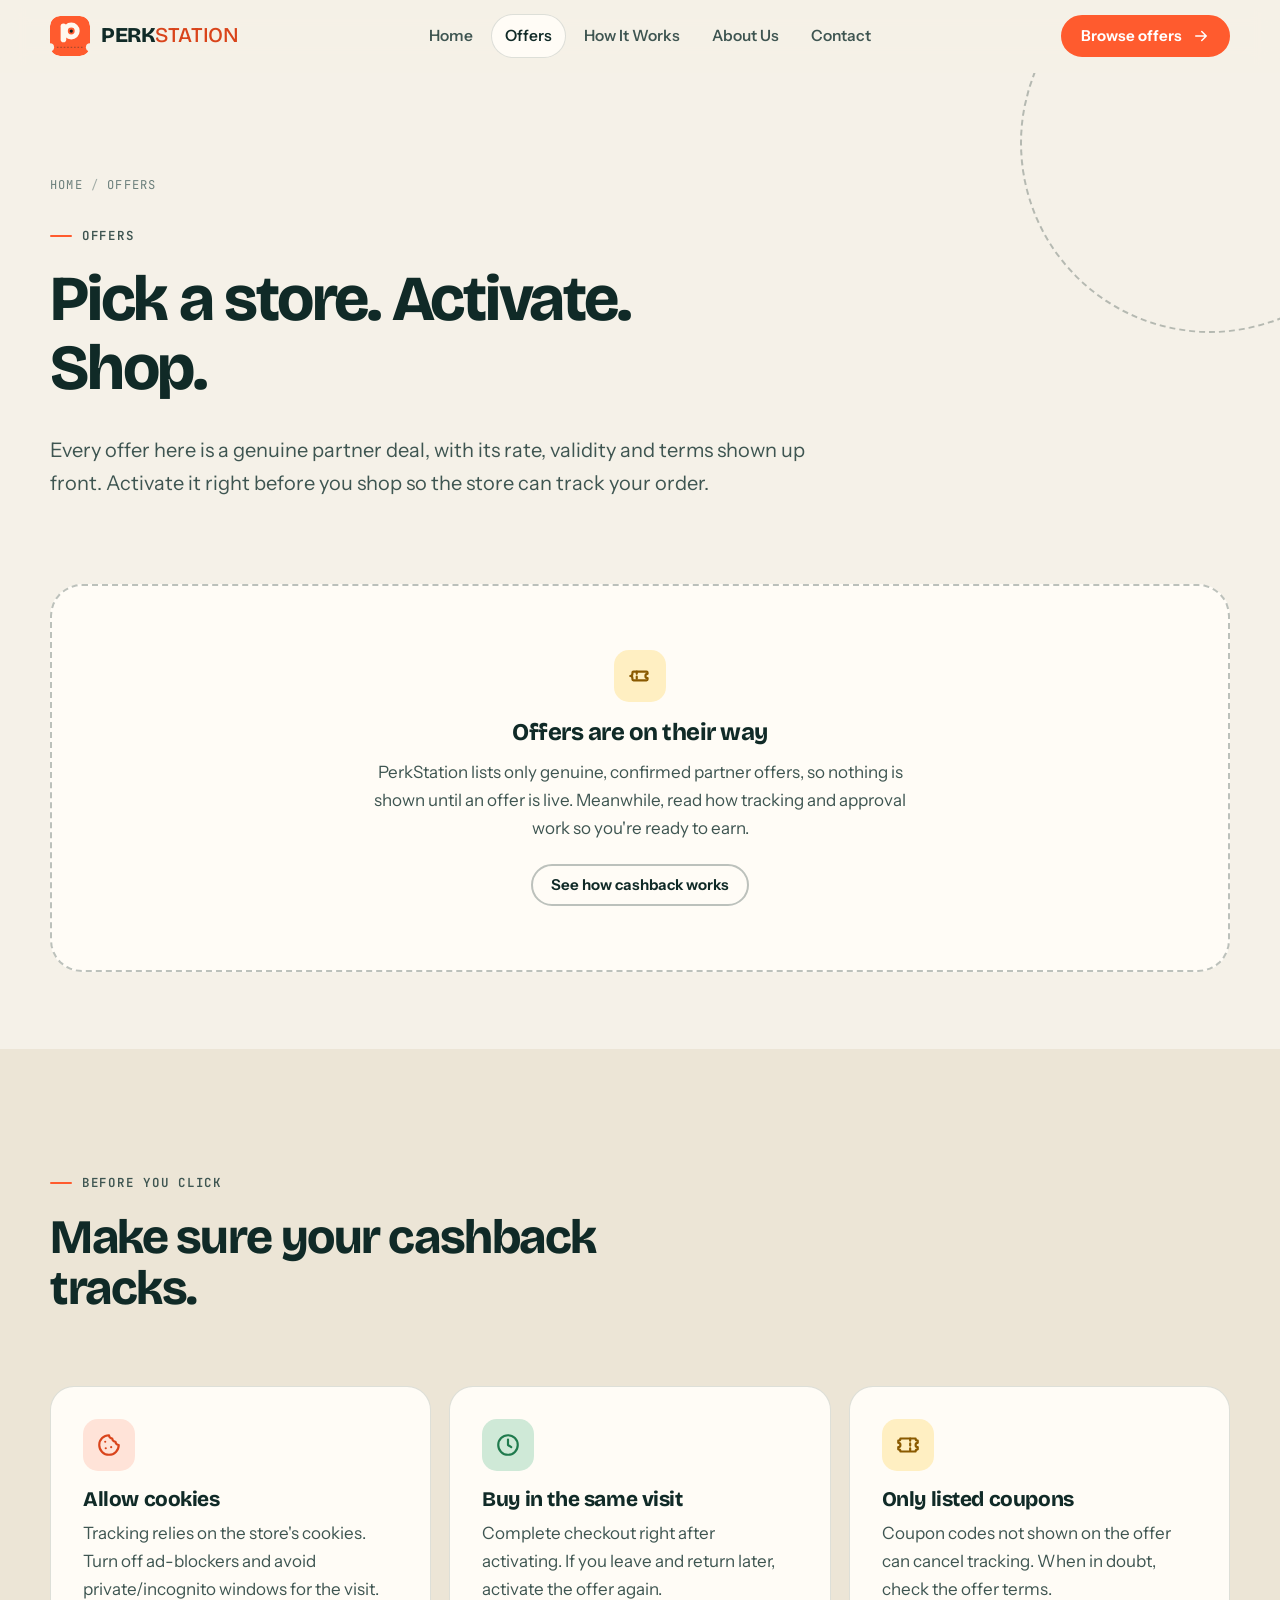
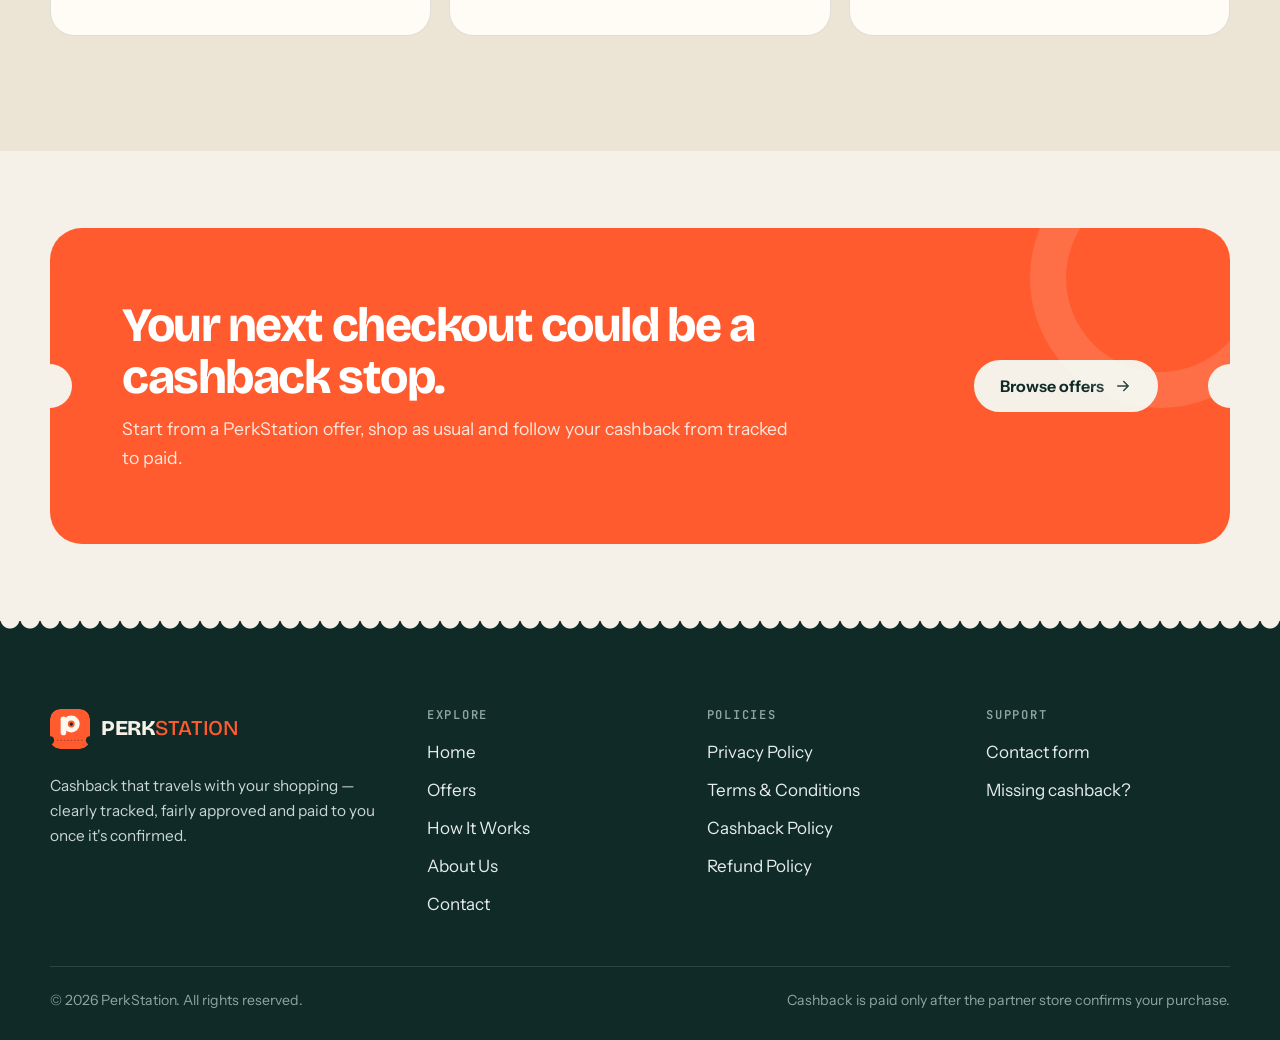
<file: offers.html>
<!DOCTYPE html>
<html lang="en" class="no-js">
<head>
  <meta charset="utf-8">
  <meta name="viewport" content="width=device-width, initial-scale=1, viewport-fit=cover">
  <title>Cashback Offers | PerkStation</title>
  <meta name="description" content="Browse genuine PerkStation cashback offers from partner stores. Every offer shows its cashback rate, validity and terms before you shop.">
  <meta name="robots" content="index, follow">
  <meta name="theme-color" content="#102A27">
  <meta name="color-scheme" content="light">
  <meta property="og:type" content="website">
  <meta property="og:site_name" content="PerkStation">
  <meta property="og:title" content="Cashback Offers | PerkStation">
  <meta property="og:description" content="Browse genuine PerkStation cashback offers from partner stores. Every offer shows its cashback rate, validity and terms before you shop.">
  <meta property="og:image" content="assets/img/og-image.png">
  <meta property="og:image:width" content="1200">
  <meta property="og:image:height" content="630">
  <meta property="og:image:alt" content="PerkStation — cashback on the way to every checkout">
  <meta name="twitter:card" content="summary_large_image">
  <meta name="twitter:title" content="Cashback Offers | PerkStation">
  <meta name="twitter:description" content="Browse genuine PerkStation cashback offers from partner stores. Every offer shows its cashback rate, validity and terms before you shop.">
  <meta name="twitter:image" content="assets/img/og-image.png">
  <link rel="icon" href="favicon.ico" sizes="any">
  <link rel="icon" href="assets/img/favicon.svg" type="image/svg+xml">
  <link rel="apple-touch-icon" href="assets/img/apple-touch-icon.png">
  <link rel="manifest" href="site.webmanifest">
  <link rel="preconnect" href="https://fonts.googleapis.com">
  <link rel="preconnect" href="https://fonts.gstatic.com" crossorigin>
  <link rel="stylesheet" href="https://fonts.googleapis.com/css2?family=Bricolage+Grotesque:opsz,wght@12..96,500;12..96,650;12..96,750;12..96,800&family=Instrument+Sans:wght@400;500;600;700&family=JetBrains+Mono:wght@500;600;700&display=swap">
  <link rel="stylesheet" href="css/styles.css">
  <script type="application/ld+json">{"@context": "https://schema.org", "@type": "Organization", "name": "PerkStation"}</script>
</head>
<body>
<a class="skip-link" href="#main">Skip to content</a>
<header class="site-header">
  <div class="wrap header-inner">
    <a class="brand" href="index.html" aria-label="PerkStation home">
      <svg class="brand-mark" viewBox="0 0 64 64" aria-hidden="true">
<defs><mask id="pm-h"><rect width="64" height="64" rx="16" fill="#fff"/><circle cx="0" cy="50" r="6.5" fill="#000"/><circle cx="64" cy="50" r="6.5" fill="#000"/></mask></defs>
<rect width="64" height="64" rx="16" fill="#FF5B2E" mask="url(#pm-h)"/>
<line x1="11" y1="50" x2="53" y2="50" stroke="#102A27" stroke-opacity=".35" stroke-width="2" stroke-dasharray="2.5 3"/>
<rect x="17" y="12" width="9" height="30" rx="4.5" fill="#FFF8EE"/>
<circle cx="34" cy="24" r="9.5" fill="none" stroke="#FFF8EE" stroke-width="8"/>
<circle cx="34" cy="24" r="2.6" fill="#102A27"/>
</svg>
      <span class="brand-word">PERK<span>STATION</span></span>
    </a>
    <nav class="site-nav" id="site-nav" aria-label="Main">
      <ul class="nav-list">
        <li><a href="index.html">Home</a></li>
        <li><a href="offers.html" aria-current="page">Offers</a></li>
        <li><a href="how-it-works.html">How It Works</a></li>
        <li><a href="about.html">About Us</a></li>
        <li><a href="contact.html">Contact</a></li>
      </ul>
      <div class="nav-mobile-cta"><a class="btn btn--signal" href="offers.html">Browse offers <svg viewBox="0 0 24 24" fill="none" stroke="currentColor" stroke-width="2" stroke-linecap="round" stroke-linejoin="round" aria-hidden="true"><path d="M5 12h14M13 6l6 6-6 6"/></svg></a></div>
    </nav>
    <div class="header-cta">
      <a class="btn btn--signal btn--sm" href="offers.html">Browse offers <svg viewBox="0 0 24 24" fill="none" stroke="currentColor" stroke-width="2" stroke-linecap="round" stroke-linejoin="round" aria-hidden="true"><path d="M5 12h14M13 6l6 6-6 6"/></svg></a>
      <button class="nav-toggle" type="button" aria-controls="site-nav" aria-expanded="false" aria-label="Open menu">
        <span class="bars"><span></span><span></span><span></span></span>
      </button>
    </div>
  </div>
</header>
<main id="main">
<section class="page-hero">
  <div class="wrap">
    <ol class="crumbs"><li><a href="index.html">Home</a></li><li aria-current="page">Offers</li></ol>
    <span class="eyebrow">Offers</span>
    <h1>Pick a store. Activate. Shop.</h1>
    <p class="lead">Every offer here is a genuine partner deal, with its rate, validity and terms shown up front. Activate it right before you shop so the store can track your order.</p>
  </div>
</section>

<section class="section--tight" style="padding-top:0">
  <div class="wrap">
    <div id="offer-tools">
      <div class="toolbar">
        <label class="search"><span class="sr-only">Search offers</span><svg viewBox="0 0 24 24" fill="none" stroke="currentColor" stroke-width="2" stroke-linecap="round" stroke-linejoin="round" aria-hidden="true"><circle cx="11" cy="11" r="7"/><path d="M20 20l-4-4"/></svg><input id="offer-search" type="search" placeholder="Search stores or categories" autocomplete="off"></label>
        <label><span class="sr-only">Sort offers</span>
          <select class="select" id="offer-sort"><option value="featured">Featured first</option><option value="rate">Highest rate</option><option value="az">Store A–Z</option></select>
        </label>
      </div>
      <div class="chips" id="offer-chips" role="group" aria-label="Filter by category" style="margin-bottom:22px"></div>
      <p class="result-count" id="offer-count" aria-live="polite"></p>
    </div>
    <div class="offer-grid" id="offer-grid">
      <noscript><div class="empty"><h3>Offers need JavaScript</h3><p>Please enable JavaScript to browse offers.</p></div></noscript>
    </div>
  </div>
</section>

<section class="section section--paper2">
  <div class="wrap">
    <div class="section-head reveal"><div><span class="eyebrow">Before you click</span><h2>Make sure your cashback tracks.</h2></div></div>
    <div class="grid-3">
      <div class="panel reveal"><div class="icon-tile"><svg viewBox="0 0 24 24" fill="none" stroke="currentColor" stroke-width="2" stroke-linecap="round" stroke-linejoin="round" aria-hidden="true"><path d="M21 12a9 9 0 1 1-9-9 3 3 0 0 0 3 3 3 3 0 0 0 3 3 3 3 0 0 0 3 3z"/><path d="M8.5 9h.01M9 15h.01M14 14h.01"/></svg></div><h3>Allow cookies</h3><p>Tracking relies on the store's cookies. Turn off ad-blockers and avoid private/incognito windows for the visit.</p></div>
      <div class="panel reveal"><div class="icon-tile icon-tile--mint"><svg viewBox="0 0 24 24" fill="none" stroke="currentColor" stroke-width="2" stroke-linecap="round" stroke-linejoin="round" aria-hidden="true"><circle cx="12" cy="12" r="9"/><path d="M12 7v5l3 2"/></svg></div><h3>Buy in the same visit</h3><p>Complete checkout right after activating. If you leave and return later, activate the offer again.</p></div>
      <div class="panel reveal"><div class="icon-tile icon-tile--sun"><svg viewBox="0 0 24 24" fill="none" stroke="currentColor" stroke-width="2" stroke-linecap="round" stroke-linejoin="round" aria-hidden="true"><path d="M3 8a2 2 0 0 0 2-2h14a2 2 0 0 0 2 2v2a2 2 0 0 0 0 4v2a2 2 0 0 0-2 2H5a2 2 0 0 0-2-2v-2a2 2 0 0 0 0-4z"/><path d="M14 6v12" stroke-dasharray="2 2.5"/></svg></div><h3>Only listed coupons</h3><p>Coupon codes not shown on the offer can cancel tracking. When in doubt, check the offer terms.</p></div>
    </div>
  </div>
</section>
<section class="section--tight">
  <div class="wrap">
    <div class="cta-band reveal">
      <span class="ring" aria-hidden="true"></span>
      <div>
        <h2>Your next checkout could be a cashback stop.</h2>
        <p>Start from a PerkStation offer, shop as usual and follow your cashback from tracked to paid.</p>
      </div>
      <div class="btn-row"><a class="btn btn--light" href="offers.html">Browse offers <svg viewBox="0 0 24 24" fill="none" stroke="currentColor" stroke-width="2" stroke-linecap="round" stroke-linejoin="round" aria-hidden="true"><path d="M5 12h14M13 6l6 6-6 6"/></svg></a></div>
    </div>
  </div>
</section>
</main>
<footer class="site-footer">
  <div class="wrap">
    <div class="footer-grid">
      <div class="footer-brand">
        <a class="brand" href="index.html" aria-label="PerkStation home"><svg class="brand-mark" viewBox="0 0 64 64" aria-hidden="true">
<defs><mask id="pm-f"><rect width="64" height="64" rx="16" fill="#fff"/><circle cx="0" cy="50" r="6.5" fill="#000"/><circle cx="64" cy="50" r="6.5" fill="#000"/></mask></defs>
<rect width="64" height="64" rx="16" fill="#FF5B2E" mask="url(#pm-f)"/>
<line x1="11" y1="50" x2="53" y2="50" stroke="#102A27" stroke-opacity=".35" stroke-width="2" stroke-dasharray="2.5 3"/>
<rect x="17" y="12" width="9" height="30" rx="4.5" fill="#FFF8EE"/>
<circle cx="34" cy="24" r="9.5" fill="none" stroke="#FFF8EE" stroke-width="8"/>
<circle cx="34" cy="24" r="2.6" fill="#102A27"/>
</svg><span class="brand-word">PERK<span>STATION</span></span></a>
        <p>Cashback that travels with your shopping — clearly tracked, fairly approved and paid to you once it's confirmed.</p>
      </div>
      <div><h4>Explore</h4><ul><li><a href="index.html">Home</a></li><li><a href="offers.html">Offers</a></li><li><a href="how-it-works.html">How It Works</a></li><li><a href="about.html">About Us</a></li><li><a href="contact.html">Contact</a></li></ul></div>
      <div><h4>Policies</h4><ul><li><a href="privacy-policy.html">Privacy Policy</a></li><li><a href="terms.html">Terms &amp; Conditions</a></li><li><a href="cashback-policy.html">Cashback Policy</a></li><li><a href="refund-policy.html">Refund Policy</a></li></ul></div>
      <div>
        <h4>Support</h4>
        <ul>
          <li><a href="contact.html">Contact form</a></li>
          <li data-cfg-show="supportEmail" hidden><a data-cfg-link="supportEmail"></a></li>
          <li data-cfg-show="phone" hidden><a data-cfg-link="phone"></a></li>
          <li data-cfg-show="address" hidden><span data-cfg="address"></span></li>
          <li><a href="how-it-works.html#missing">Missing cashback?</a></li>
        </ul>
      </div>
    </div>
    <div class="footer-bottom">
      <p>&copy; <span data-year>2026</span> PerkStation. All rights reserved.</p>
      <p>Cashback is paid only after the partner store confirms your purchase.</p>
    </div>
  </div>
</footer>
<button class="to-top" type="button" aria-label="Back to top"><svg viewBox="0 0 24 24" fill="none" stroke="currentColor" stroke-width="2" stroke-linecap="round" stroke-linejoin="round" aria-hidden="true"><path d="M12 19V5M6 11l6-6 6 6"/></svg></button>
<script src="js/config.js" defer></script>
<script src="js/offers.js" defer></script>
<script src="js/main.js" defer></script>
</body>
</html>
</file>
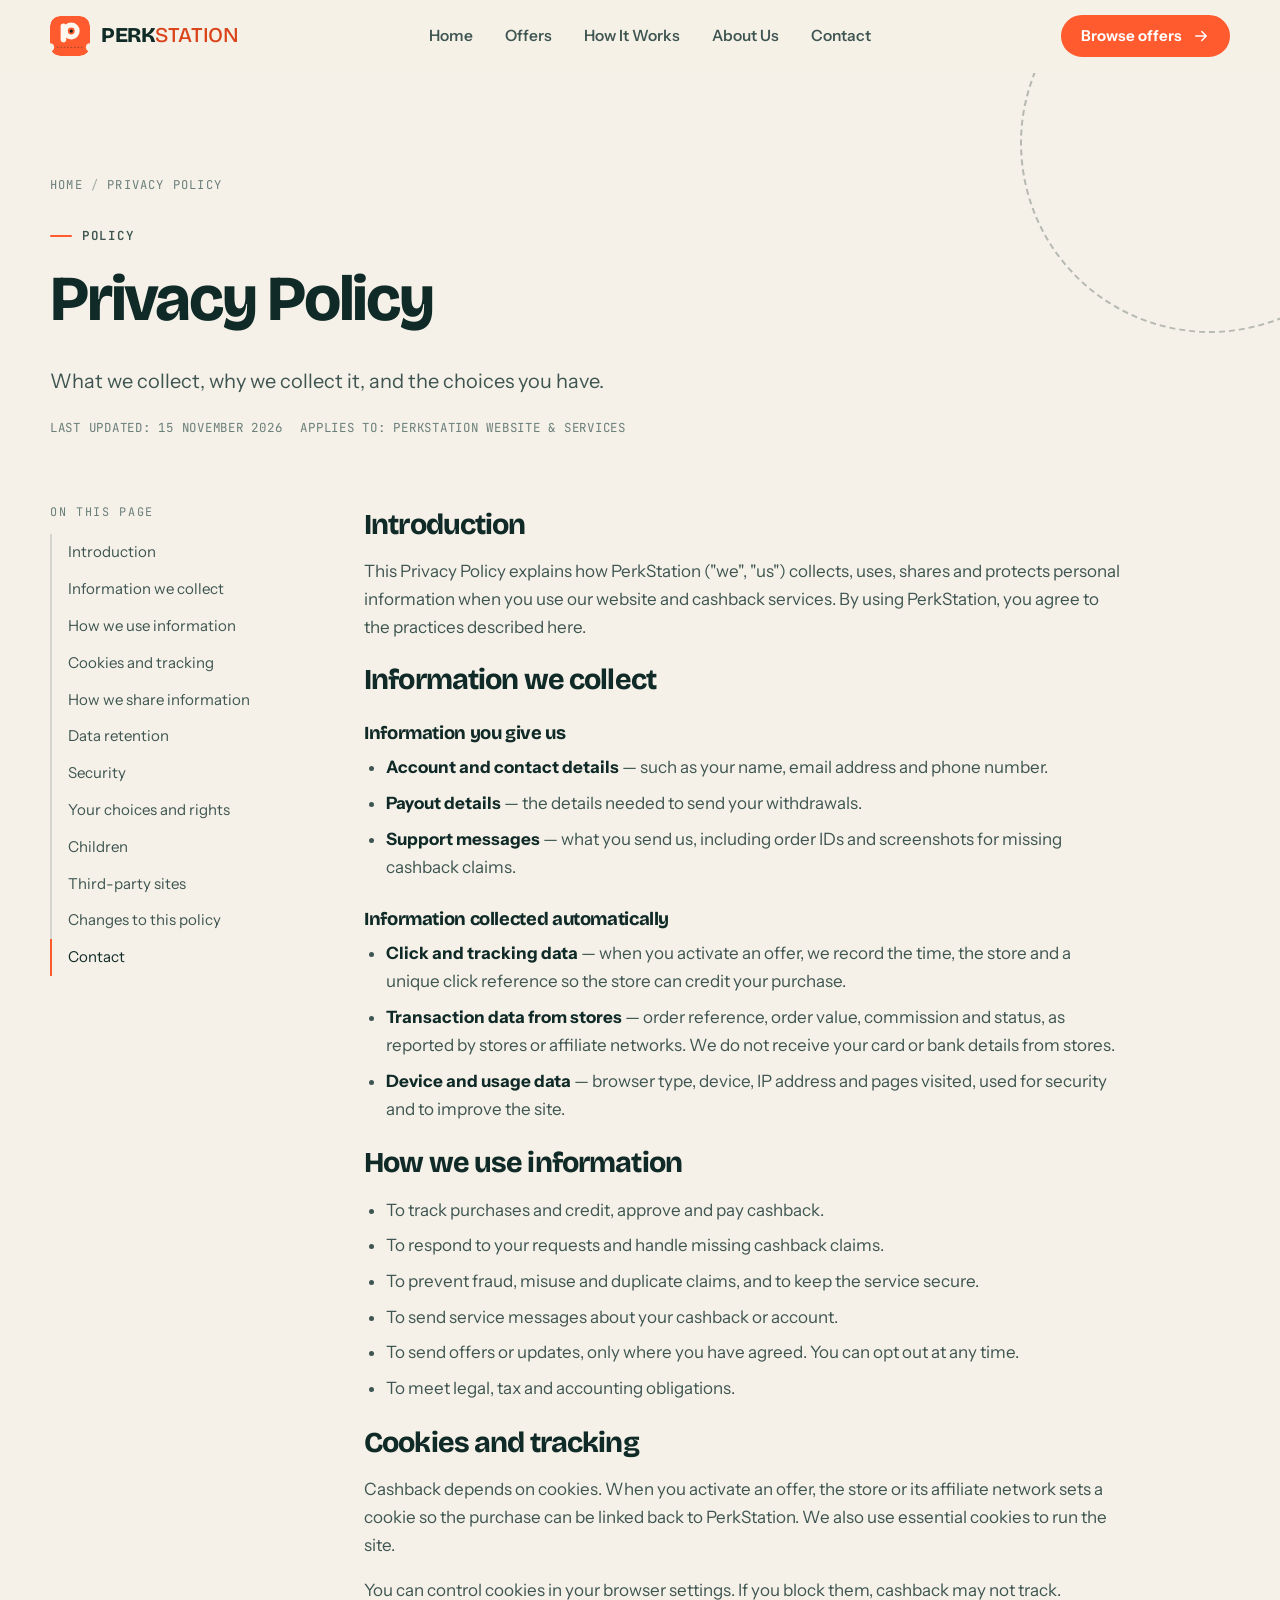
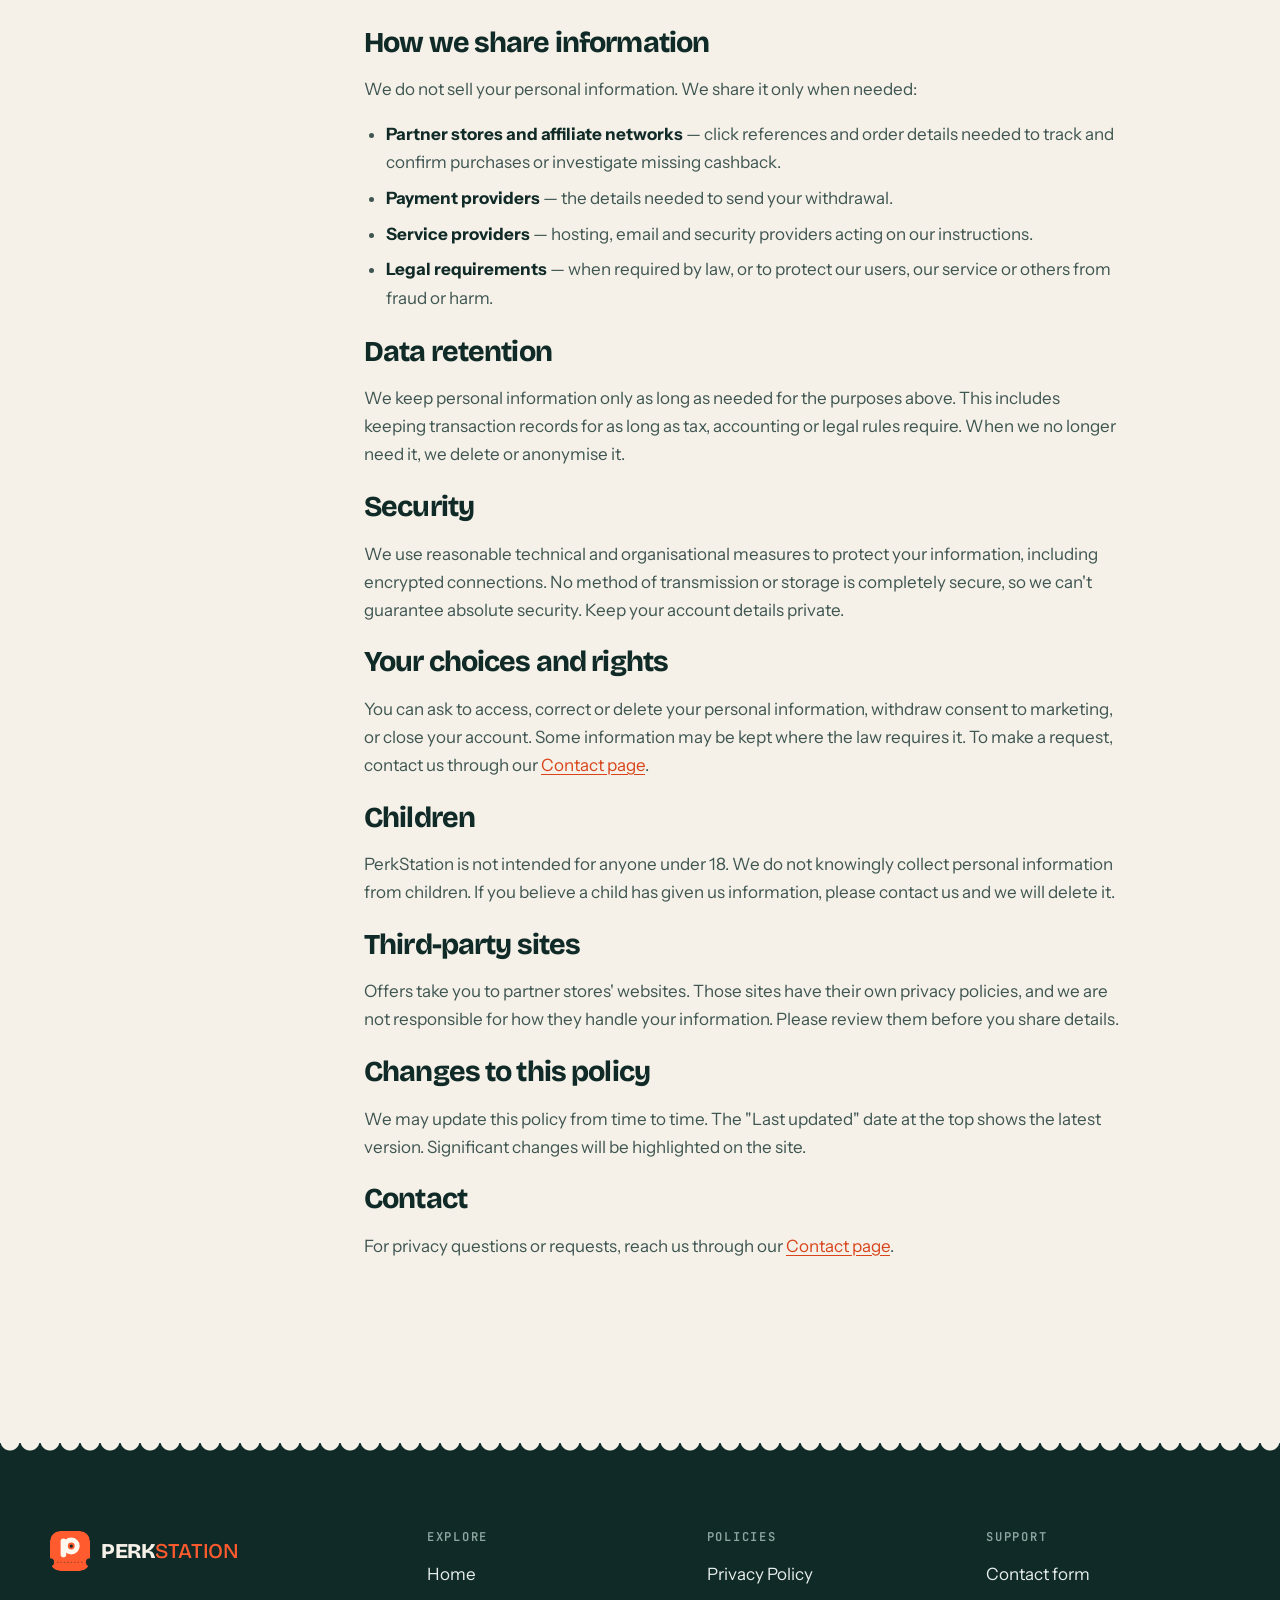
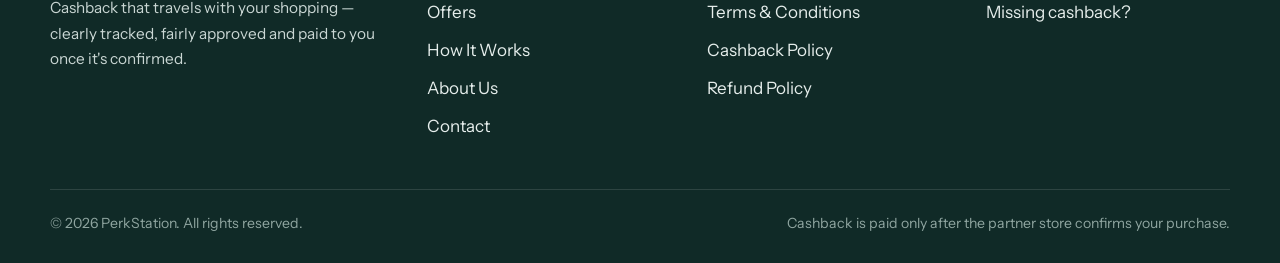
<file: privacy-policy.html>
<!DOCTYPE html>
<html lang="en" class="no-js">
<head>
  <meta charset="utf-8">
  <meta name="viewport" content="width=device-width, initial-scale=1, viewport-fit=cover">
  <title>Privacy Policy | PerkStation</title>
  <meta name="description" content="How PerkStation collects, uses, shares and protects your personal information when you use our cashback services.">
  <meta name="robots" content="index, follow">
  <meta name="theme-color" content="#102A27">
  <meta name="color-scheme" content="light">
  <meta property="og:type" content="website">
  <meta property="og:site_name" content="PerkStation">
  <meta property="og:title" content="Privacy Policy | PerkStation">
  <meta property="og:description" content="How PerkStation collects, uses, shares and protects your personal information when you use our cashback services.">
  <meta property="og:image" content="assets/img/og-image.png">
  <meta property="og:image:width" content="1200">
  <meta property="og:image:height" content="630">
  <meta property="og:image:alt" content="PerkStation — cashback on the way to every checkout">
  <meta name="twitter:card" content="summary_large_image">
  <meta name="twitter:title" content="Privacy Policy | PerkStation">
  <meta name="twitter:description" content="How PerkStation collects, uses, shares and protects your personal information when you use our cashback services.">
  <meta name="twitter:image" content="assets/img/og-image.png">
  <link rel="icon" href="favicon.ico" sizes="any">
  <link rel="icon" href="assets/img/favicon.svg" type="image/svg+xml">
  <link rel="apple-touch-icon" href="assets/img/apple-touch-icon.png">
  <link rel="manifest" href="site.webmanifest">
  <link rel="preconnect" href="https://fonts.googleapis.com">
  <link rel="preconnect" href="https://fonts.gstatic.com" crossorigin>
  <link rel="stylesheet" href="https://fonts.googleapis.com/css2?family=Bricolage+Grotesque:opsz,wght@12..96,500;12..96,650;12..96,750;12..96,800&family=Instrument+Sans:wght@400;500;600;700&family=JetBrains+Mono:wght@500;600;700&display=swap">
  <link rel="stylesheet" href="css/styles.css">
  <script type="application/ld+json">{"@context": "https://schema.org", "@type": "Organization", "name": "PerkStation"}</script>
</head>
<body>
<a class="skip-link" href="#main">Skip to content</a>
<header class="site-header">
  <div class="wrap header-inner">
    <a class="brand" href="index.html" aria-label="PerkStation home">
      <svg class="brand-mark" viewBox="0 0 64 64" aria-hidden="true">
<defs><mask id="pm-h"><rect width="64" height="64" rx="16" fill="#fff"/><circle cx="0" cy="50" r="6.5" fill="#000"/><circle cx="64" cy="50" r="6.5" fill="#000"/></mask></defs>
<rect width="64" height="64" rx="16" fill="#FF5B2E" mask="url(#pm-h)"/>
<line x1="11" y1="50" x2="53" y2="50" stroke="#102A27" stroke-opacity=".35" stroke-width="2" stroke-dasharray="2.5 3"/>
<rect x="17" y="12" width="9" height="30" rx="4.5" fill="#FFF8EE"/>
<circle cx="34" cy="24" r="9.5" fill="none" stroke="#FFF8EE" stroke-width="8"/>
<circle cx="34" cy="24" r="2.6" fill="#102A27"/>
</svg>
      <span class="brand-word">PERK<span>STATION</span></span>
    </a>
    <nav class="site-nav" id="site-nav" aria-label="Main">
      <ul class="nav-list">
        <li><a href="index.html">Home</a></li>
        <li><a href="offers.html">Offers</a></li>
        <li><a href="how-it-works.html">How It Works</a></li>
        <li><a href="about.html">About Us</a></li>
        <li><a href="contact.html">Contact</a></li>
      </ul>
      <div class="nav-mobile-cta"><a class="btn btn--signal" href="offers.html">Browse offers <svg viewBox="0 0 24 24" fill="none" stroke="currentColor" stroke-width="2" stroke-linecap="round" stroke-linejoin="round" aria-hidden="true"><path d="M5 12h14M13 6l6 6-6 6"/></svg></a></div>
    </nav>
    <div class="header-cta">
      <a class="btn btn--signal btn--sm" href="offers.html">Browse offers <svg viewBox="0 0 24 24" fill="none" stroke="currentColor" stroke-width="2" stroke-linecap="round" stroke-linejoin="round" aria-hidden="true"><path d="M5 12h14M13 6l6 6-6 6"/></svg></a>
      <button class="nav-toggle" type="button" aria-controls="site-nav" aria-expanded="false" aria-label="Open menu">
        <span class="bars"><span></span><span></span><span></span></span>
      </button>
    </div>
  </div>
</header>
<main id="main">
<section class="page-hero">
  <div class="wrap">
    <ol class="crumbs"><li><a href="index.html">Home</a></li><li aria-current="page">Privacy Policy</li></ol>
    <span class="eyebrow">Policy</span>
    <h1>Privacy Policy</h1>
    <p class="lead">What we collect, why we collect it, and the choices you have.</p><div class="meta-bar"><span>Last updated: 15 November 2026</span><span>Applies to: PerkStation website &amp; services</span></div>
  </div>
</section>
<section class="section--tight" style="padding-top:0">
  <div class="wrap legal-layout">
    <aside class="toc" aria-label="On this page"><p class="toc-title">On this page</p><ol><li><a href="#intro">Introduction</a></li><li><a href="#collect">Information we collect</a></li><li><a href="#use">How we use information</a></li><li><a href="#cookies">Cookies and tracking</a></li><li><a href="#share">How we share information</a></li><li><a href="#retention">Data retention</a></li><li><a href="#security">Security</a></li><li><a href="#rights">Your choices and rights</a></li><li><a href="#children">Children</a></li><li><a href="#links">Third-party sites</a></li><li><a href="#changes">Changes to this policy</a></li><li><a href="#contact">Contact</a></li></ol></aside>
    <article class="prose"><section id="intro"><h2>Introduction</h2><p>This Privacy Policy explains how PerkStation ("we", "us") collects, uses, shares and protects personal information when you use our website and cashback services. By using PerkStation, you agree to the practices described here.</p></section><section id="collect"><h2>Information we collect</h2><h3>Information you give us</h3><ul>
<li><strong>Account and contact details</strong> — such as your name, email address and phone number.</li>
<li><strong>Payout details</strong> — the details needed to send your withdrawals.</li>
<li><strong>Support messages</strong> — what you send us, including order IDs and screenshots for missing cashback claims.</li></ul>
<h3>Information collected automatically</h3><ul>
<li><strong>Click and tracking data</strong> — when you activate an offer, we record the time, the store and a unique click reference so the store can credit your purchase.</li>
<li><strong>Transaction data from stores</strong> — order reference, order value, commission and status, as reported by stores or affiliate networks. We do not receive your card or bank details from stores.</li>
<li><strong>Device and usage data</strong> — browser type, device, IP address and pages visited, used for security and to improve the site.</li></ul></section><section id="use"><h2>How we use information</h2><ul>
<li>To track purchases and credit, approve and pay cashback.</li>
<li>To respond to your requests and handle missing cashback claims.</li>
<li>To prevent fraud, misuse and duplicate claims, and to keep the service secure.</li>
<li>To send service messages about your cashback or account.</li>
<li>To send offers or updates, only where you have agreed. You can opt out at any time.</li>
<li>To meet legal, tax and accounting obligations.</li></ul></section><section id="cookies"><h2>Cookies and tracking</h2><p>Cashback depends on cookies. When you activate an offer, the store or its affiliate network sets a cookie so the purchase can be linked back to PerkStation. We also use essential cookies to run the site.</p>
<p>You can control cookies in your browser settings. If you block them, cashback may not track.</p></section><section id="share"><h2>How we share information</h2><p>We do not sell your personal information. We share it only when needed:</p><ul>
<li><strong>Partner stores and affiliate networks</strong> — click references and order details needed to track and confirm purchases or investigate missing cashback.</li>
<li><strong>Payment providers</strong> — the details needed to send your withdrawal.</li>
<li><strong>Service providers</strong> — hosting, email and security providers acting on our instructions.</li>
<li><strong>Legal requirements</strong> — when required by law, or to protect our users, our service or others from fraud or harm.</li></ul></section><section id="retention"><h2>Data retention</h2><p>We keep personal information only as long as needed for the purposes above. This includes keeping transaction records for as long as tax, accounting or legal rules require. When we no longer need it, we delete or anonymise it.</p></section><section id="security"><h2>Security</h2><p>We use reasonable technical and organisational measures to protect your information, including encrypted connections. No method of transmission or storage is completely secure, so we can't guarantee absolute security. Keep your account details private.</p></section><section id="rights"><h2>Your choices and rights</h2><p>You can ask to access, correct or delete your personal information, withdraw consent to marketing, or close your account. Some information may be kept where the law requires it. To make a request, contact us through our <a href="contact.html">Contact page</a><span data-cfg-show="supportEmail" hidden> or by email at <a data-cfg-link="supportEmail"></a></span>.</p></section><section id="children"><h2>Children</h2><p>PerkStation is not intended for anyone under 18. We do not knowingly collect personal information from children. If you believe a child has given us information, please contact us and we will delete it.</p></section><section id="links"><h2>Third-party sites</h2><p>Offers take you to partner stores' websites. Those sites have their own privacy policies, and we are not responsible for how they handle your information. Please review them before you share details.</p></section><section id="changes"><h2>Changes to this policy</h2><p>We may update this policy from time to time. The "Last updated" date at the top shows the latest version. Significant changes will be highlighted on the site.</p></section><section id="contact"><h2>Contact</h2><p>For privacy questions or requests, reach us through our <a href="contact.html">Contact page</a><span data-cfg-show="supportEmail" hidden> or by email at <a data-cfg-link="supportEmail"></a></span>.<span data-cfg-show="address" hidden> Postal address: <span data-cfg="address"></span>.</span></p></section></article>
  </div>
</section>
<div style="height:clamp(48px,7vw,96px)"></div>
</main>
<footer class="site-footer">
  <div class="wrap">
    <div class="footer-grid">
      <div class="footer-brand">
        <a class="brand" href="index.html" aria-label="PerkStation home"><svg class="brand-mark" viewBox="0 0 64 64" aria-hidden="true">
<defs><mask id="pm-f"><rect width="64" height="64" rx="16" fill="#fff"/><circle cx="0" cy="50" r="6.5" fill="#000"/><circle cx="64" cy="50" r="6.5" fill="#000"/></mask></defs>
<rect width="64" height="64" rx="16" fill="#FF5B2E" mask="url(#pm-f)"/>
<line x1="11" y1="50" x2="53" y2="50" stroke="#102A27" stroke-opacity=".35" stroke-width="2" stroke-dasharray="2.5 3"/>
<rect x="17" y="12" width="9" height="30" rx="4.5" fill="#FFF8EE"/>
<circle cx="34" cy="24" r="9.5" fill="none" stroke="#FFF8EE" stroke-width="8"/>
<circle cx="34" cy="24" r="2.6" fill="#102A27"/>
</svg><span class="brand-word">PERK<span>STATION</span></span></a>
        <p>Cashback that travels with your shopping — clearly tracked, fairly approved and paid to you once it's confirmed.</p>
      </div>
      <div><h4>Explore</h4><ul><li><a href="index.html">Home</a></li><li><a href="offers.html">Offers</a></li><li><a href="how-it-works.html">How It Works</a></li><li><a href="about.html">About Us</a></li><li><a href="contact.html">Contact</a></li></ul></div>
      <div><h4>Policies</h4><ul><li><a href="privacy-policy.html">Privacy Policy</a></li><li><a href="terms.html">Terms &amp; Conditions</a></li><li><a href="cashback-policy.html">Cashback Policy</a></li><li><a href="refund-policy.html">Refund Policy</a></li></ul></div>
      <div>
        <h4>Support</h4>
        <ul>
          <li><a href="contact.html">Contact form</a></li>
          <li data-cfg-show="supportEmail" hidden><a data-cfg-link="supportEmail"></a></li>
          <li data-cfg-show="phone" hidden><a data-cfg-link="phone"></a></li>
          <li data-cfg-show="address" hidden><span data-cfg="address"></span></li>
          <li><a href="how-it-works.html#missing">Missing cashback?</a></li>
        </ul>
      </div>
    </div>
    <div class="footer-bottom">
      <p>&copy; <span data-year>2026</span> PerkStation. All rights reserved.</p>
      <p>Cashback is paid only after the partner store confirms your purchase.</p>
    </div>
  </div>
</footer>
<button class="to-top" type="button" aria-label="Back to top"><svg viewBox="0 0 24 24" fill="none" stroke="currentColor" stroke-width="2" stroke-linecap="round" stroke-linejoin="round" aria-hidden="true"><path d="M12 19V5M6 11l6-6 6 6"/></svg></button>
<script src="js/config.js" defer></script>
<script src="js/offers.js" defer></script>
<script src="js/main.js" defer></script>
</body>
</html>
</file>
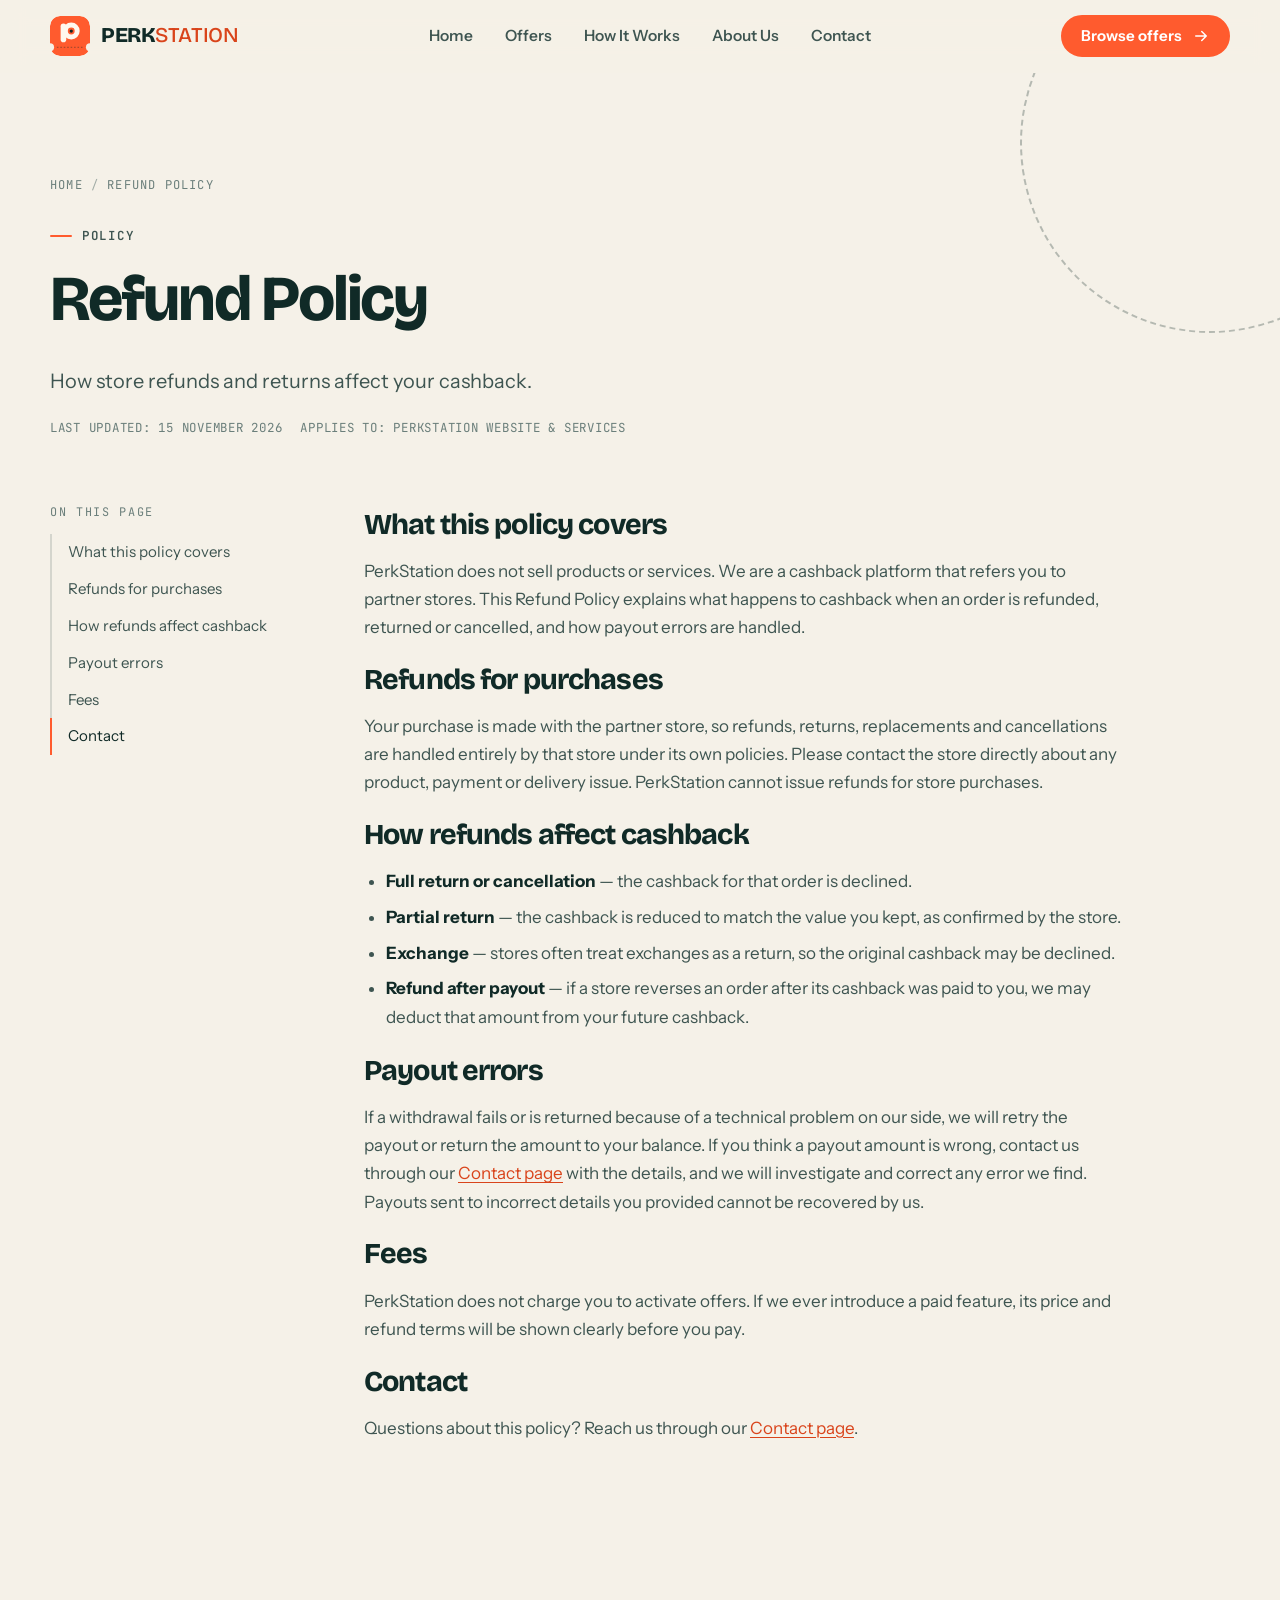
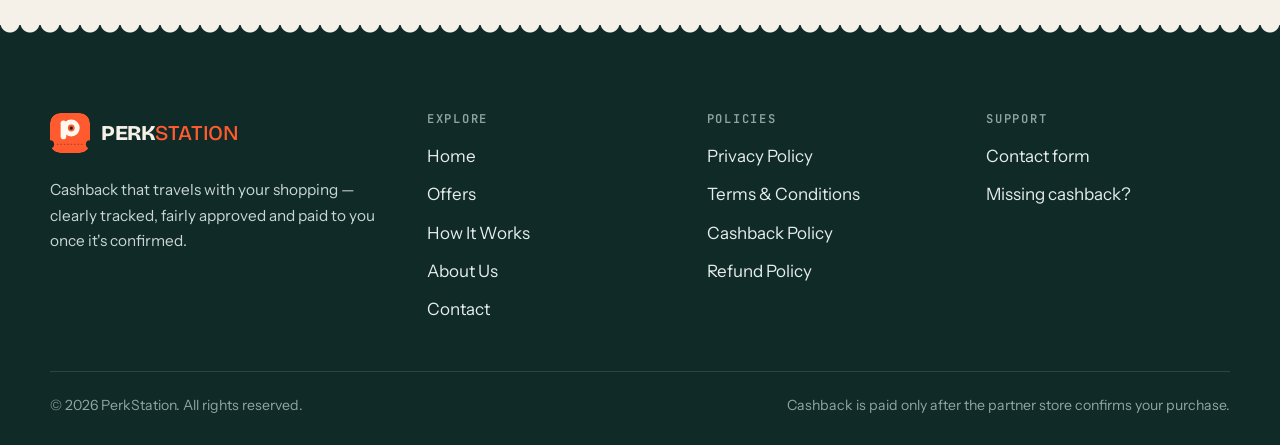
<file: refund-policy.html>
<!DOCTYPE html>
<html lang="en" class="no-js">
<head>
  <meta charset="utf-8">
  <meta name="viewport" content="width=device-width, initial-scale=1, viewport-fit=cover">
  <title>Refund Policy | PerkStation</title>
  <meta name="description" content="How refunds, returns and cancellations at partner stores affect PerkStation cashback, and how payout errors are handled.">
  <meta name="robots" content="index, follow">
  <meta name="theme-color" content="#102A27">
  <meta name="color-scheme" content="light">
  <meta property="og:type" content="website">
  <meta property="og:site_name" content="PerkStation">
  <meta property="og:title" content="Refund Policy | PerkStation">
  <meta property="og:description" content="How refunds, returns and cancellations at partner stores affect PerkStation cashback, and how payout errors are handled.">
  <meta property="og:image" content="assets/img/og-image.png">
  <meta property="og:image:width" content="1200">
  <meta property="og:image:height" content="630">
  <meta property="og:image:alt" content="PerkStation — cashback on the way to every checkout">
  <meta name="twitter:card" content="summary_large_image">
  <meta name="twitter:title" content="Refund Policy | PerkStation">
  <meta name="twitter:description" content="How refunds, returns and cancellations at partner stores affect PerkStation cashback, and how payout errors are handled.">
  <meta name="twitter:image" content="assets/img/og-image.png">
  <link rel="icon" href="favicon.ico" sizes="any">
  <link rel="icon" href="assets/img/favicon.svg" type="image/svg+xml">
  <link rel="apple-touch-icon" href="assets/img/apple-touch-icon.png">
  <link rel="manifest" href="site.webmanifest">
  <link rel="preconnect" href="https://fonts.googleapis.com">
  <link rel="preconnect" href="https://fonts.gstatic.com" crossorigin>
  <link rel="stylesheet" href="https://fonts.googleapis.com/css2?family=Bricolage+Grotesque:opsz,wght@12..96,500;12..96,650;12..96,750;12..96,800&family=Instrument+Sans:wght@400;500;600;700&family=JetBrains+Mono:wght@500;600;700&display=swap">
  <link rel="stylesheet" href="css/styles.css">
  <script type="application/ld+json">{"@context": "https://schema.org", "@type": "Organization", "name": "PerkStation"}</script>
</head>
<body>
<a class="skip-link" href="#main">Skip to content</a>
<header class="site-header">
  <div class="wrap header-inner">
    <a class="brand" href="index.html" aria-label="PerkStation home">
      <svg class="brand-mark" viewBox="0 0 64 64" aria-hidden="true">
<defs><mask id="pm-h"><rect width="64" height="64" rx="16" fill="#fff"/><circle cx="0" cy="50" r="6.5" fill="#000"/><circle cx="64" cy="50" r="6.5" fill="#000"/></mask></defs>
<rect width="64" height="64" rx="16" fill="#FF5B2E" mask="url(#pm-h)"/>
<line x1="11" y1="50" x2="53" y2="50" stroke="#102A27" stroke-opacity=".35" stroke-width="2" stroke-dasharray="2.5 3"/>
<rect x="17" y="12" width="9" height="30" rx="4.5" fill="#FFF8EE"/>
<circle cx="34" cy="24" r="9.5" fill="none" stroke="#FFF8EE" stroke-width="8"/>
<circle cx="34" cy="24" r="2.6" fill="#102A27"/>
</svg>
      <span class="brand-word">PERK<span>STATION</span></span>
    </a>
    <nav class="site-nav" id="site-nav" aria-label="Main">
      <ul class="nav-list">
        <li><a href="index.html">Home</a></li>
        <li><a href="offers.html">Offers</a></li>
        <li><a href="how-it-works.html">How It Works</a></li>
        <li><a href="about.html">About Us</a></li>
        <li><a href="contact.html">Contact</a></li>
      </ul>
      <div class="nav-mobile-cta"><a class="btn btn--signal" href="offers.html">Browse offers <svg viewBox="0 0 24 24" fill="none" stroke="currentColor" stroke-width="2" stroke-linecap="round" stroke-linejoin="round" aria-hidden="true"><path d="M5 12h14M13 6l6 6-6 6"/></svg></a></div>
    </nav>
    <div class="header-cta">
      <a class="btn btn--signal btn--sm" href="offers.html">Browse offers <svg viewBox="0 0 24 24" fill="none" stroke="currentColor" stroke-width="2" stroke-linecap="round" stroke-linejoin="round" aria-hidden="true"><path d="M5 12h14M13 6l6 6-6 6"/></svg></a>
      <button class="nav-toggle" type="button" aria-controls="site-nav" aria-expanded="false" aria-label="Open menu">
        <span class="bars"><span></span><span></span><span></span></span>
      </button>
    </div>
  </div>
</header>
<main id="main">
<section class="page-hero">
  <div class="wrap">
    <ol class="crumbs"><li><a href="index.html">Home</a></li><li aria-current="page">Refund Policy</li></ol>
    <span class="eyebrow">Policy</span>
    <h1>Refund Policy</h1>
    <p class="lead">How store refunds and returns affect your cashback.</p><div class="meta-bar"><span>Last updated: 15 November 2026</span><span>Applies to: PerkStation website &amp; services</span></div>
  </div>
</section>
<section class="section--tight" style="padding-top:0">
  <div class="wrap legal-layout">
    <aside class="toc" aria-label="On this page"><p class="toc-title">On this page</p><ol><li><a href="#scope">What this policy covers</a></li><li><a href="#purchases">Refunds for purchases</a></li><li><a href="#effect">How refunds affect cashback</a></li><li><a href="#payouts">Payout errors</a></li><li><a href="#fees">Fees</a></li><li><a href="#contact">Contact</a></li></ol></aside>
    <article class="prose"><section id="scope"><h2>What this policy covers</h2><p>PerkStation does not sell products or services. We are a cashback platform that refers you to partner stores. This Refund Policy explains what happens to cashback when an order is refunded, returned or cancelled, and how payout errors are handled.</p></section><section id="purchases"><h2>Refunds for purchases</h2><p>Your purchase is made with the partner store, so refunds, returns, replacements and cancellations are handled entirely by that store under its own policies. Please contact the store directly about any product, payment or delivery issue. PerkStation cannot issue refunds for store purchases.</p></section><section id="effect"><h2>How refunds affect cashback</h2><ul>
<li><strong>Full return or cancellation</strong> — the cashback for that order is declined.</li>
<li><strong>Partial return</strong> — the cashback is reduced to match the value you kept, as confirmed by the store.</li>
<li><strong>Exchange</strong> — stores often treat exchanges as a return, so the original cashback may be declined.</li>
<li><strong>Refund after payout</strong> — if a store reverses an order after its cashback was paid to you, we may deduct that amount from your future cashback.</li></ul></section><section id="payouts"><h2>Payout errors</h2><p>If a withdrawal fails or is returned because of a technical problem on our side, we will retry the payout or return the amount to your balance. If you think a payout amount is wrong, contact us through our <a href="contact.html">Contact page</a><span data-cfg-show="supportEmail" hidden> or by email at <a data-cfg-link="supportEmail"></a></span> with the details, and we will investigate and correct any error we find. Payouts sent to incorrect details you provided cannot be recovered by us.</p></section><section id="fees"><h2>Fees</h2><p>PerkStation does not charge you to activate offers. If we ever introduce a paid feature, its price and refund terms will be shown clearly before you pay.</p></section><section id="contact"><h2>Contact</h2><p>Questions about this policy? Reach us through our <a href="contact.html">Contact page</a><span data-cfg-show="supportEmail" hidden> or by email at <a data-cfg-link="supportEmail"></a></span>.</p></section></article>
  </div>
</section>
<div style="height:clamp(48px,7vw,96px)"></div>
</main>
<footer class="site-footer">
  <div class="wrap">
    <div class="footer-grid">
      <div class="footer-brand">
        <a class="brand" href="index.html" aria-label="PerkStation home"><svg class="brand-mark" viewBox="0 0 64 64" aria-hidden="true">
<defs><mask id="pm-f"><rect width="64" height="64" rx="16" fill="#fff"/><circle cx="0" cy="50" r="6.5" fill="#000"/><circle cx="64" cy="50" r="6.5" fill="#000"/></mask></defs>
<rect width="64" height="64" rx="16" fill="#FF5B2E" mask="url(#pm-f)"/>
<line x1="11" y1="50" x2="53" y2="50" stroke="#102A27" stroke-opacity=".35" stroke-width="2" stroke-dasharray="2.5 3"/>
<rect x="17" y="12" width="9" height="30" rx="4.5" fill="#FFF8EE"/>
<circle cx="34" cy="24" r="9.5" fill="none" stroke="#FFF8EE" stroke-width="8"/>
<circle cx="34" cy="24" r="2.6" fill="#102A27"/>
</svg><span class="brand-word">PERK<span>STATION</span></span></a>
        <p>Cashback that travels with your shopping — clearly tracked, fairly approved and paid to you once it's confirmed.</p>
      </div>
      <div><h4>Explore</h4><ul><li><a href="index.html">Home</a></li><li><a href="offers.html">Offers</a></li><li><a href="how-it-works.html">How It Works</a></li><li><a href="about.html">About Us</a></li><li><a href="contact.html">Contact</a></li></ul></div>
      <div><h4>Policies</h4><ul><li><a href="privacy-policy.html">Privacy Policy</a></li><li><a href="terms.html">Terms &amp; Conditions</a></li><li><a href="cashback-policy.html">Cashback Policy</a></li><li><a href="refund-policy.html">Refund Policy</a></li></ul></div>
      <div>
        <h4>Support</h4>
        <ul>
          <li><a href="contact.html">Contact form</a></li>
          <li data-cfg-show="supportEmail" hidden><a data-cfg-link="supportEmail"></a></li>
          <li data-cfg-show="phone" hidden><a data-cfg-link="phone"></a></li>
          <li data-cfg-show="address" hidden><span data-cfg="address"></span></li>
          <li><a href="how-it-works.html#missing">Missing cashback?</a></li>
        </ul>
      </div>
    </div>
    <div class="footer-bottom">
      <p>&copy; <span data-year>2026</span> PerkStation. All rights reserved.</p>
      <p>Cashback is paid only after the partner store confirms your purchase.</p>
    </div>
  </div>
</footer>
<button class="to-top" type="button" aria-label="Back to top"><svg viewBox="0 0 24 24" fill="none" stroke="currentColor" stroke-width="2" stroke-linecap="round" stroke-linejoin="round" aria-hidden="true"><path d="M12 19V5M6 11l6-6 6 6"/></svg></button>
<script src="js/config.js" defer></script>
<script src="js/offers.js" defer></script>
<script src="js/main.js" defer></script>
</body>
</html>
</file>
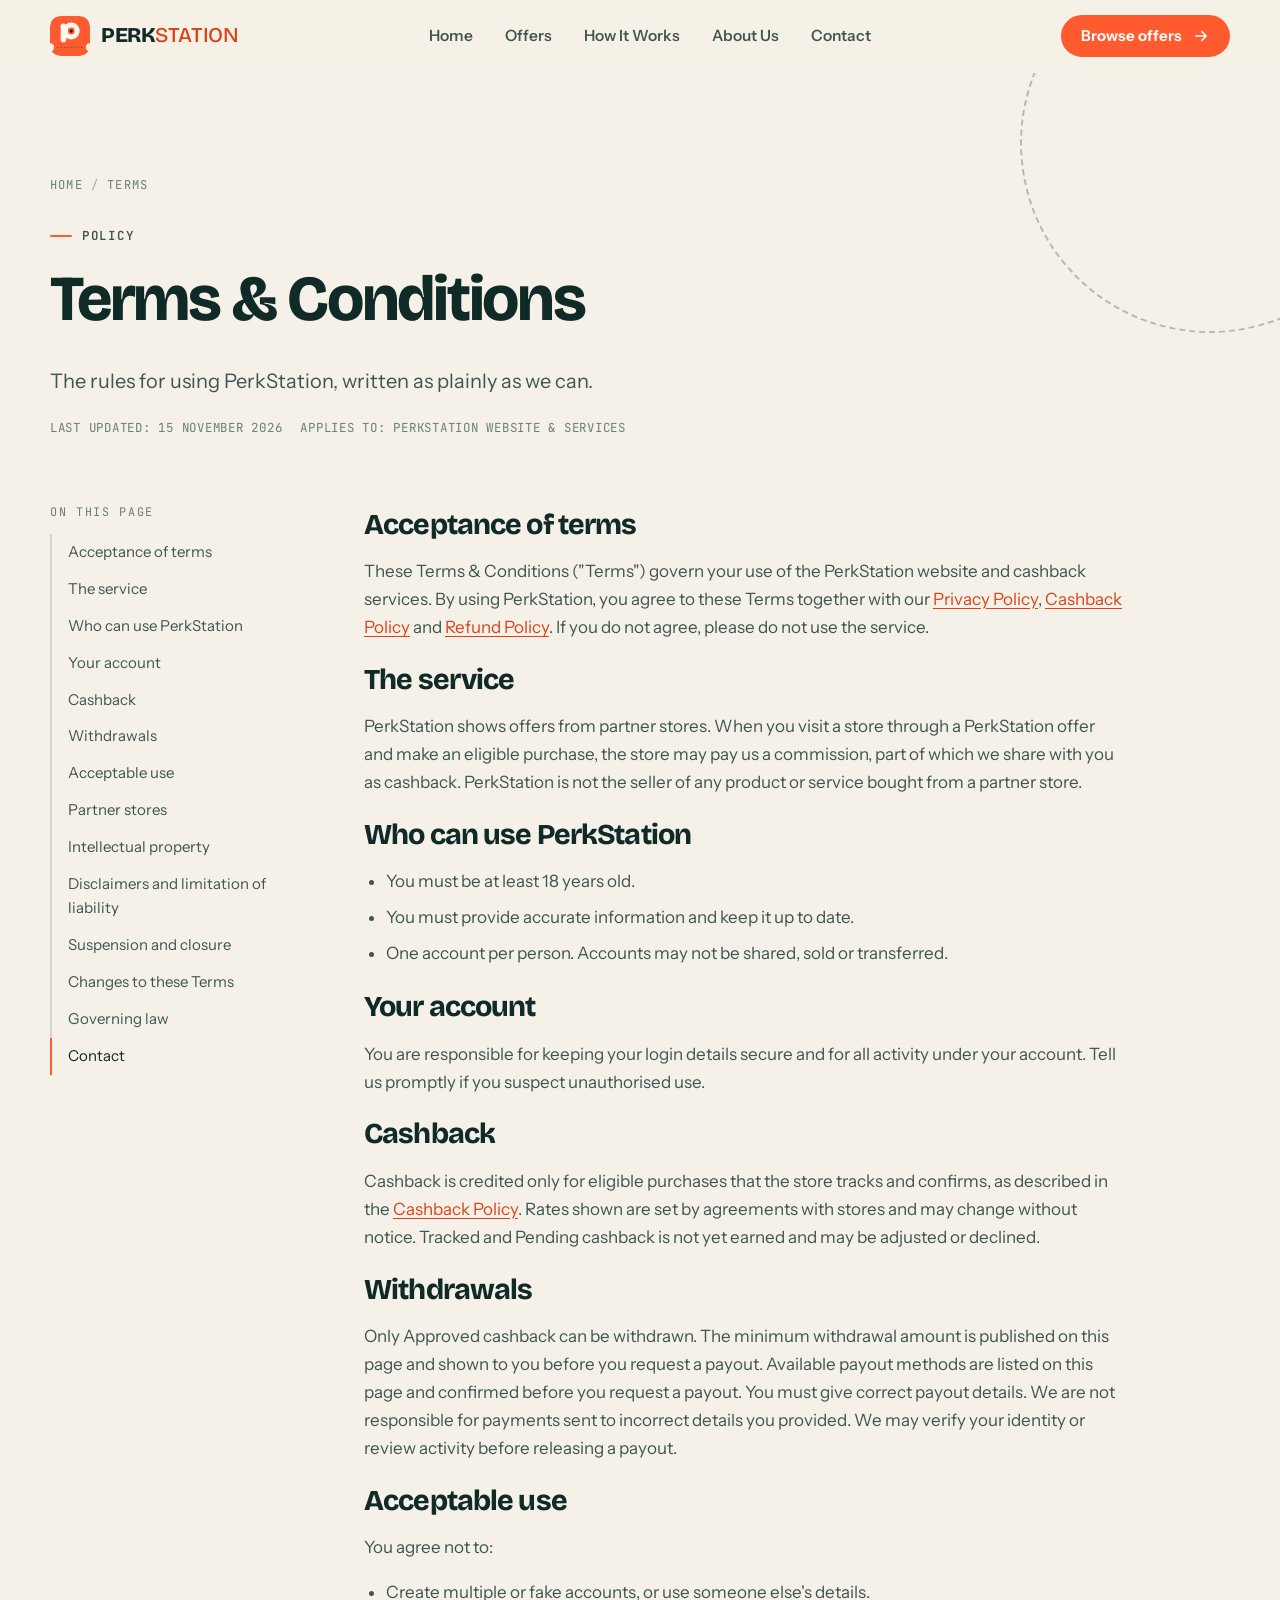
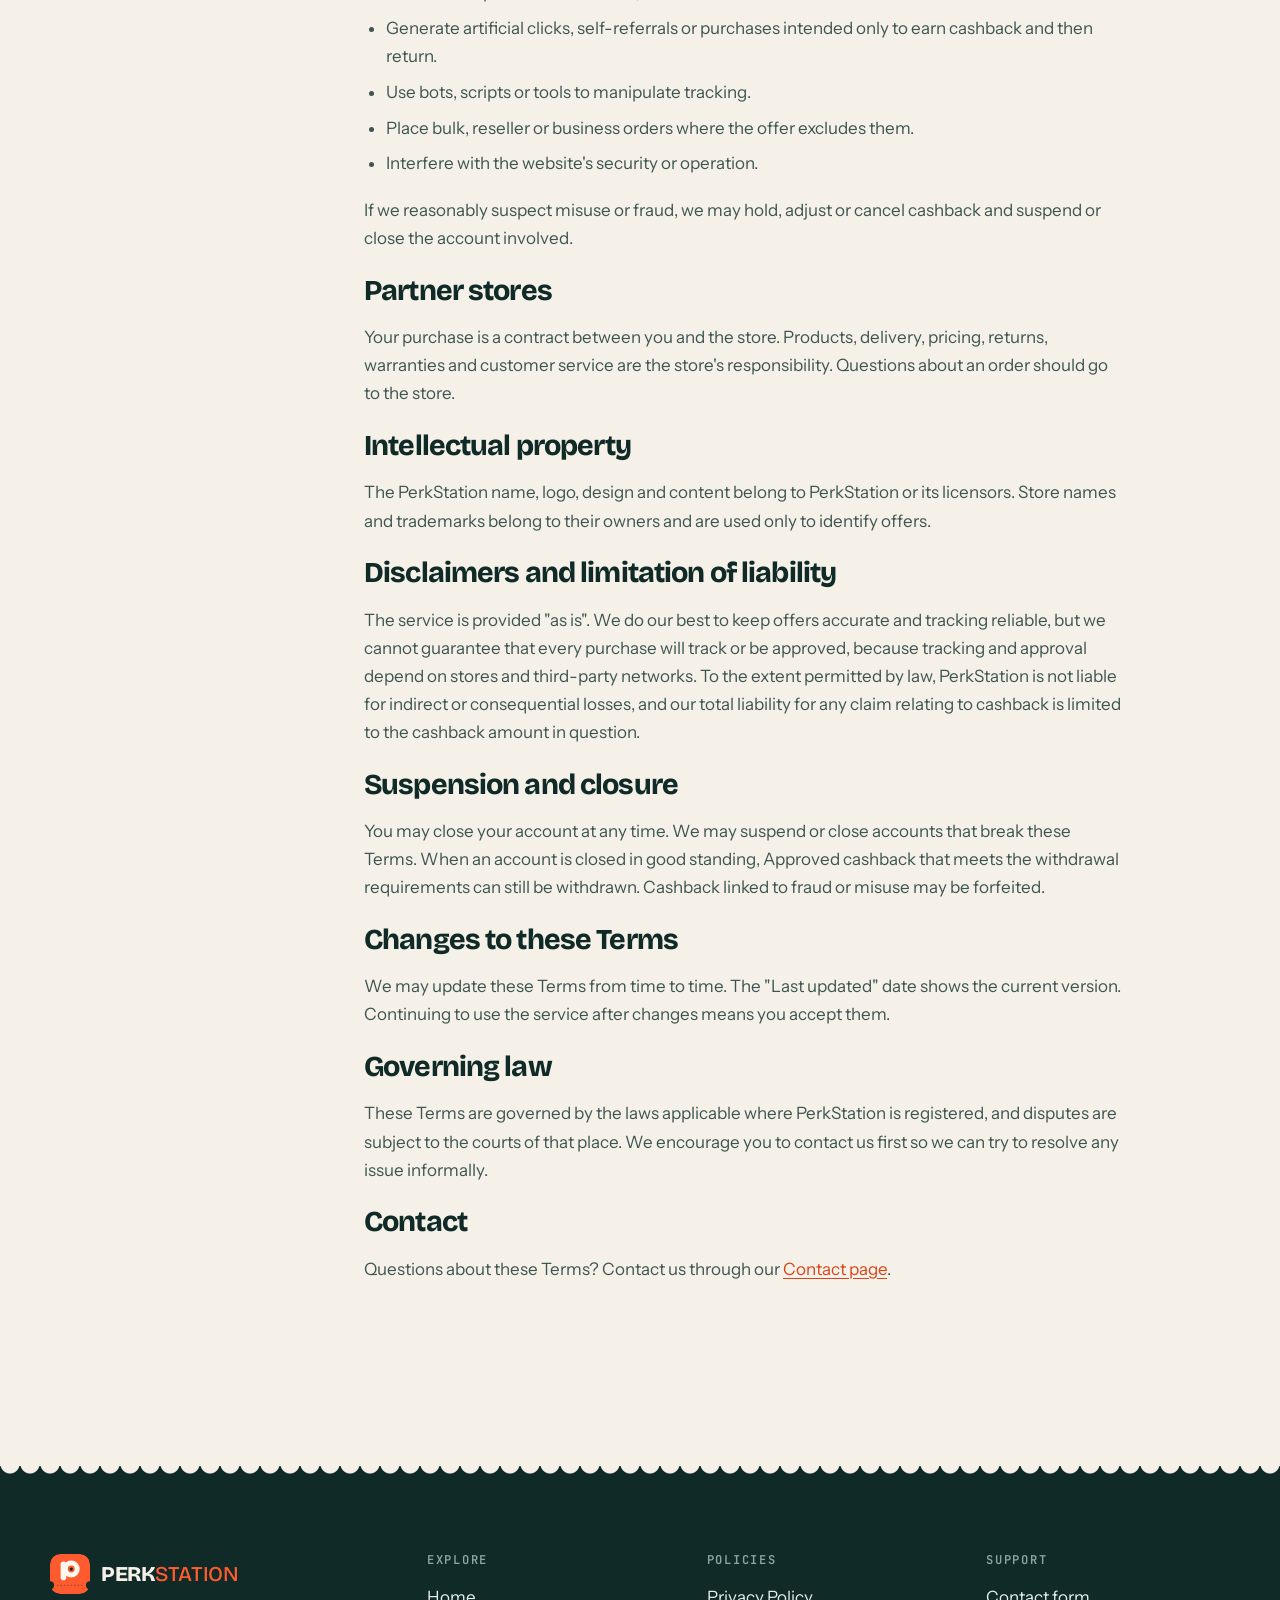
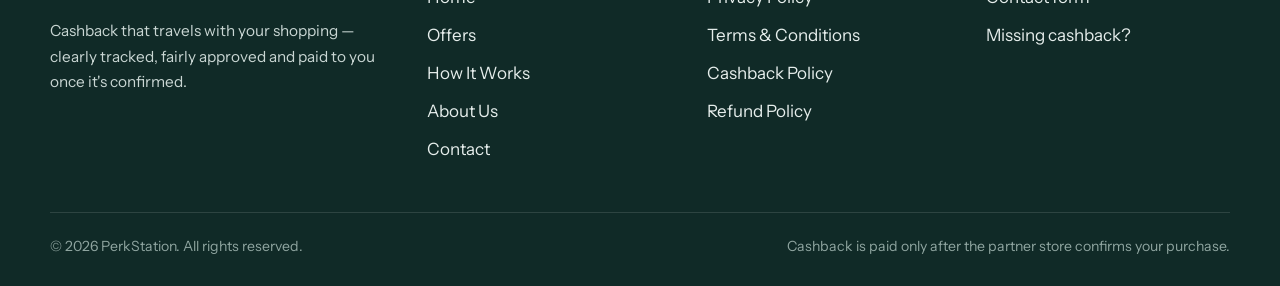
<file: terms.html>
<!DOCTYPE html>
<html lang="en" class="no-js">
<head>
  <meta charset="utf-8">
  <meta name="viewport" content="width=device-width, initial-scale=1, viewport-fit=cover">
  <title>Terms &amp; Conditions | PerkStation</title>
  <meta name="description" content="The terms that govern use of the PerkStation website and cashback services, including accounts, cashback, withdrawals and acceptable use.">
  <meta name="robots" content="index, follow">
  <meta name="theme-color" content="#102A27">
  <meta name="color-scheme" content="light">
  <meta property="og:type" content="website">
  <meta property="og:site_name" content="PerkStation">
  <meta property="og:title" content="Terms &amp; Conditions | PerkStation">
  <meta property="og:description" content="The terms that govern use of the PerkStation website and cashback services, including accounts, cashback, withdrawals and acceptable use.">
  <meta property="og:image" content="assets/img/og-image.png">
  <meta property="og:image:width" content="1200">
  <meta property="og:image:height" content="630">
  <meta property="og:image:alt" content="PerkStation — cashback on the way to every checkout">
  <meta name="twitter:card" content="summary_large_image">
  <meta name="twitter:title" content="Terms &amp; Conditions | PerkStation">
  <meta name="twitter:description" content="The terms that govern use of the PerkStation website and cashback services, including accounts, cashback, withdrawals and acceptable use.">
  <meta name="twitter:image" content="assets/img/og-image.png">
  <link rel="icon" href="favicon.ico" sizes="any">
  <link rel="icon" href="assets/img/favicon.svg" type="image/svg+xml">
  <link rel="apple-touch-icon" href="assets/img/apple-touch-icon.png">
  <link rel="manifest" href="site.webmanifest">
  <link rel="preconnect" href="https://fonts.googleapis.com">
  <link rel="preconnect" href="https://fonts.gstatic.com" crossorigin>
  <link rel="stylesheet" href="https://fonts.googleapis.com/css2?family=Bricolage+Grotesque:opsz,wght@12..96,500;12..96,650;12..96,750;12..96,800&family=Instrument+Sans:wght@400;500;600;700&family=JetBrains+Mono:wght@500;600;700&display=swap">
  <link rel="stylesheet" href="css/styles.css">
  <script type="application/ld+json">{"@context": "https://schema.org", "@type": "Organization", "name": "PerkStation"}</script>
</head>
<body>
<a class="skip-link" href="#main">Skip to content</a>
<header class="site-header">
  <div class="wrap header-inner">
    <a class="brand" href="index.html" aria-label="PerkStation home">
      <svg class="brand-mark" viewBox="0 0 64 64" aria-hidden="true">
<defs><mask id="pm-h"><rect width="64" height="64" rx="16" fill="#fff"/><circle cx="0" cy="50" r="6.5" fill="#000"/><circle cx="64" cy="50" r="6.5" fill="#000"/></mask></defs>
<rect width="64" height="64" rx="16" fill="#FF5B2E" mask="url(#pm-h)"/>
<line x1="11" y1="50" x2="53" y2="50" stroke="#102A27" stroke-opacity=".35" stroke-width="2" stroke-dasharray="2.5 3"/>
<rect x="17" y="12" width="9" height="30" rx="4.5" fill="#FFF8EE"/>
<circle cx="34" cy="24" r="9.5" fill="none" stroke="#FFF8EE" stroke-width="8"/>
<circle cx="34" cy="24" r="2.6" fill="#102A27"/>
</svg>
      <span class="brand-word">PERK<span>STATION</span></span>
    </a>
    <nav class="site-nav" id="site-nav" aria-label="Main">
      <ul class="nav-list">
        <li><a href="index.html">Home</a></li>
        <li><a href="offers.html">Offers</a></li>
        <li><a href="how-it-works.html">How It Works</a></li>
        <li><a href="about.html">About Us</a></li>
        <li><a href="contact.html">Contact</a></li>
      </ul>
      <div class="nav-mobile-cta"><a class="btn btn--signal" href="offers.html">Browse offers <svg viewBox="0 0 24 24" fill="none" stroke="currentColor" stroke-width="2" stroke-linecap="round" stroke-linejoin="round" aria-hidden="true"><path d="M5 12h14M13 6l6 6-6 6"/></svg></a></div>
    </nav>
    <div class="header-cta">
      <a class="btn btn--signal btn--sm" href="offers.html">Browse offers <svg viewBox="0 0 24 24" fill="none" stroke="currentColor" stroke-width="2" stroke-linecap="round" stroke-linejoin="round" aria-hidden="true"><path d="M5 12h14M13 6l6 6-6 6"/></svg></a>
      <button class="nav-toggle" type="button" aria-controls="site-nav" aria-expanded="false" aria-label="Open menu">
        <span class="bars"><span></span><span></span><span></span></span>
      </button>
    </div>
  </div>
</header>
<main id="main">
<section class="page-hero">
  <div class="wrap">
    <ol class="crumbs"><li><a href="index.html">Home</a></li><li aria-current="page">Terms</li></ol>
    <span class="eyebrow">Policy</span>
    <h1>Terms &amp; Conditions</h1>
    <p class="lead">The rules for using PerkStation, written as plainly as we can.</p><div class="meta-bar"><span>Last updated: 15 November 2026</span><span>Applies to: PerkStation website &amp; services</span></div>
  </div>
</section>
<section class="section--tight" style="padding-top:0">
  <div class="wrap legal-layout">
    <aside class="toc" aria-label="On this page"><p class="toc-title">On this page</p><ol><li><a href="#acceptance">Acceptance of terms</a></li><li><a href="#service">The service</a></li><li><a href="#eligibility">Who can use PerkStation</a></li><li><a href="#account">Your account</a></li><li><a href="#cashback">Cashback</a></li><li><a href="#withdrawals">Withdrawals</a></li><li><a href="#conduct">Acceptable use</a></li><li><a href="#stores">Partner stores</a></li><li><a href="#ip">Intellectual property</a></li><li><a href="#liability">Disclaimers and limitation of liability</a></li><li><a href="#termination">Suspension and closure</a></li><li><a href="#changes">Changes to these Terms</a></li><li><a href="#law">Governing law</a></li><li><a href="#contact">Contact</a></li></ol></aside>
    <article class="prose"><section id="acceptance"><h2>Acceptance of terms</h2><p>These Terms &amp; Conditions ("Terms") govern your use of the PerkStation website and cashback services. By using PerkStation, you agree to these Terms together with our <a href="privacy-policy.html">Privacy Policy</a>, <a href="cashback-policy.html">Cashback Policy</a> and <a href="refund-policy.html">Refund Policy</a>. If you do not agree, please do not use the service.</p></section><section id="service"><h2>The service</h2><p>PerkStation shows offers from partner stores. When you visit a store through a PerkStation offer and make an eligible purchase, the store may pay us a commission, part of which we share with you as cashback. PerkStation is not the seller of any product or service bought from a partner store.</p></section><section id="eligibility"><h2>Who can use PerkStation</h2><ul><li>You must be at least 18 years old.</li><li>You must provide accurate information and keep it up to date.</li><li>One account per person. Accounts may not be shared, sold or transferred.</li></ul></section><section id="account"><h2>Your account</h2><p>You are responsible for keeping your login details secure and for all activity under your account. Tell us promptly if you suspect unauthorised use.</p></section><section id="cashback"><h2>Cashback</h2><p>Cashback is credited only for eligible purchases that the store tracks and confirms, as described in the <a href="cashback-policy.html">Cashback Policy</a>. Rates shown are set by agreements with stores and may change without notice. Tracked and Pending cashback is not yet earned and may be adjusted or declined.</p></section><section id="withdrawals"><h2>Withdrawals</h2><p>Only Approved cashback can be withdrawn. <span data-cfg-show="minWithdrawal" hidden>The minimum withdrawal amount is <strong data-cfg="minWithdrawal"></strong>. </span><span data-cfg-hide="minWithdrawal">The minimum withdrawal amount is published on this page and shown to you before you request a payout. </span><span data-cfg-show="payoutMethods" hidden>Withdrawals are paid via <strong data-cfg="payoutMethods"></strong>. </span><span data-cfg-hide="payoutMethods">Available payout methods are listed on this page and confirmed before you request a payout. </span>You must give correct payout details. We are not responsible for payments sent to incorrect details you provided. We may verify your identity or review activity before releasing a payout.</p></section><section id="conduct"><h2>Acceptable use</h2><p>You agree not to:</p><ul>
<li>Create multiple or fake accounts, or use someone else's details.</li>
<li>Generate artificial clicks, self-referrals or purchases intended only to earn cashback and then return.</li>
<li>Use bots, scripts or tools to manipulate tracking.</li>
<li>Place bulk, reseller or business orders where the offer excludes them.</li>
<li>Interfere with the website's security or operation.</li></ul>
<p>If we reasonably suspect misuse or fraud, we may hold, adjust or cancel cashback and suspend or close the account involved.</p></section><section id="stores"><h2>Partner stores</h2><p>Your purchase is a contract between you and the store. Products, delivery, pricing, returns, warranties and customer service are the store's responsibility. Questions about an order should go to the store.</p></section><section id="ip"><h2>Intellectual property</h2><p>The PerkStation name, logo, design and content belong to PerkStation or its licensors. Store names and trademarks belong to their owners and are used only to identify offers.</p></section><section id="liability"><h2>Disclaimers and limitation of liability</h2><p>The service is provided "as is". We do our best to keep offers accurate and tracking reliable, but we cannot guarantee that every purchase will track or be approved, because tracking and approval depend on stores and third-party networks. To the extent permitted by law, PerkStation is not liable for indirect or consequential losses, and our total liability for any claim relating to cashback is limited to the cashback amount in question.</p></section><section id="termination"><h2>Suspension and closure</h2><p>You may close your account at any time. We may suspend or close accounts that break these Terms. When an account is closed in good standing, Approved cashback that meets the withdrawal requirements can still be withdrawn. Cashback linked to fraud or misuse may be forfeited.</p></section><section id="changes"><h2>Changes to these Terms</h2><p>We may update these Terms from time to time. The "Last updated" date shows the current version. Continuing to use the service after changes means you accept them.</p></section><section id="law"><h2>Governing law</h2><p><span data-cfg-show="governingLaw" hidden>These Terms are governed by <span data-cfg="governingLaw"></span>.</span><span data-cfg-hide="governingLaw">These Terms are governed by the laws applicable where PerkStation is registered, and disputes are subject to the courts of that place.</span> We encourage you to contact us first so we can try to resolve any issue informally.</p></section><section id="contact"><h2>Contact</h2><p>Questions about these Terms? Contact us through our <a href="contact.html">Contact page</a><span data-cfg-show="supportEmail" hidden> or by email at <a data-cfg-link="supportEmail"></a></span>.</p></section></article>
  </div>
</section>
<div style="height:clamp(48px,7vw,96px)"></div>
</main>
<footer class="site-footer">
  <div class="wrap">
    <div class="footer-grid">
      <div class="footer-brand">
        <a class="brand" href="index.html" aria-label="PerkStation home"><svg class="brand-mark" viewBox="0 0 64 64" aria-hidden="true">
<defs><mask id="pm-f"><rect width="64" height="64" rx="16" fill="#fff"/><circle cx="0" cy="50" r="6.5" fill="#000"/><circle cx="64" cy="50" r="6.5" fill="#000"/></mask></defs>
<rect width="64" height="64" rx="16" fill="#FF5B2E" mask="url(#pm-f)"/>
<line x1="11" y1="50" x2="53" y2="50" stroke="#102A27" stroke-opacity=".35" stroke-width="2" stroke-dasharray="2.5 3"/>
<rect x="17" y="12" width="9" height="30" rx="4.5" fill="#FFF8EE"/>
<circle cx="34" cy="24" r="9.5" fill="none" stroke="#FFF8EE" stroke-width="8"/>
<circle cx="34" cy="24" r="2.6" fill="#102A27"/>
</svg><span class="brand-word">PERK<span>STATION</span></span></a>
        <p>Cashback that travels with your shopping — clearly tracked, fairly approved and paid to you once it's confirmed.</p>
      </div>
      <div><h4>Explore</h4><ul><li><a href="index.html">Home</a></li><li><a href="offers.html">Offers</a></li><li><a href="how-it-works.html">How It Works</a></li><li><a href="about.html">About Us</a></li><li><a href="contact.html">Contact</a></li></ul></div>
      <div><h4>Policies</h4><ul><li><a href="privacy-policy.html">Privacy Policy</a></li><li><a href="terms.html">Terms &amp; Conditions</a></li><li><a href="cashback-policy.html">Cashback Policy</a></li><li><a href="refund-policy.html">Refund Policy</a></li></ul></div>
      <div>
        <h4>Support</h4>
        <ul>
          <li><a href="contact.html">Contact form</a></li>
          <li data-cfg-show="supportEmail" hidden><a data-cfg-link="supportEmail"></a></li>
          <li data-cfg-show="phone" hidden><a data-cfg-link="phone"></a></li>
          <li data-cfg-show="address" hidden><span data-cfg="address"></span></li>
          <li><a href="how-it-works.html#missing">Missing cashback?</a></li>
        </ul>
      </div>
    </div>
    <div class="footer-bottom">
      <p>&copy; <span data-year>2026</span> PerkStation. All rights reserved.</p>
      <p>Cashback is paid only after the partner store confirms your purchase.</p>
    </div>
  </div>
</footer>
<button class="to-top" type="button" aria-label="Back to top"><svg viewBox="0 0 24 24" fill="none" stroke="currentColor" stroke-width="2" stroke-linecap="round" stroke-linejoin="round" aria-hidden="true"><path d="M12 19V5M6 11l6-6 6 6"/></svg></button>
<script src="js/config.js" defer></script>
<script src="js/offers.js" defer></script>
<script src="js/main.js" defer></script>
</body>
</html>
</file>
<file: css/styles.css>
/* ==========================================================================
   PERKSTATION — "Signal & Paper" design system
   Pine ink, signal orange and warm paper. Offers are tickets, the cashback
   journey is a route of stops.
   ========================================================================== */

/* ---------- 1. Tokens ---------- */
:root {
  --paper: #F5F1E8;
  --paper-2: #ECE5D6;
  --card: #FFFCF6;
  --ink: #102A27;
  --ink-2: #3E5551;
  --ink-3: #6B7F7B;
  --signal: #FF5B2E;
  --signal-dark: #D9441B;
  --signal-soft: #FFE3D8;
  --mint: #CFE9D7;
  --mint-dark: #1F7A4D;
  --sun: #FFD166;
  --sky: #D7E6F5;
  --rose: #F9D9D6;
  --line: rgba(16, 42, 39, .14);
  --line-strong: rgba(16, 42, 39, .28);

  --f-display: "Bricolage Grotesque", "Inter", system-ui, sans-serif;
  --f-body: "Instrument Sans", "Inter", system-ui, -apple-system, "Segoe UI", sans-serif;
  --f-mono: "JetBrains Mono", ui-monospace, "SFMono-Regular", Menlo, Consolas, monospace;

  --r-sm: 10px;
  --r-md: 16px;
  --r-lg: 24px;
  --r-xl: 32px;
  --shadow-1: 0 1px 0 rgba(16,42,39,.06), 0 6px 18px -8px rgba(16,42,39,.18);
  --shadow-2: 0 2px 0 rgba(16,42,39,.06), 0 22px 40px -18px rgba(16,42,39,.35);
  --wrap: 1180px;
  --header-h: 72px;
  --ease: cubic-bezier(.2,.7,.2,1);
}

/* ---------- 2. Base ---------- */
*, *::before, *::after { box-sizing: border-box; }
[hidden] { display: none !important; }
html { scroll-behavior: smooth; -webkit-text-size-adjust: 100%; scroll-padding-top: calc(var(--header-h) + 16px); }
body {
  margin: 0;
  font-family: var(--f-body);
  font-size: 1.0625rem;
  line-height: 1.65;
  color: var(--ink);
  background: var(--paper);
  -webkit-font-smoothing: antialiased;
  text-rendering: optimizeLegibility;
  overflow-x: hidden;
}
img, svg { display: block; max-width: 100%; }
a { color: inherit; }
button, input, select, textarea { font: inherit; color: inherit; }
h1, h2, h3, h4 { font-family: var(--f-display); line-height: 1.08; letter-spacing: -.02em; margin: 0 0 .5em; font-weight: 750; }
h1 { font-size: clamp(2.5rem, 6.2vw, 4.75rem); letter-spacing: -.035em; }
h2 { font-size: clamp(1.9rem, 3.8vw, 3rem); letter-spacing: -.03em; }
h3 { font-size: 1.3rem; }
p { margin: 0 0 1em; }
:focus-visible { outline: 3px solid var(--signal); outline-offset: 3px; border-radius: 6px; }
::selection { background: var(--sun); color: var(--ink); }

.wrap { width: min(100% - 40px, var(--wrap)); margin-inline: auto; }
.skip-link {
  position: absolute; left: 16px; top: -60px; z-index: 200;
  background: var(--ink); color: var(--paper); padding: 10px 16px; border-radius: var(--r-sm);
  text-decoration: none; transition: top .2s;
}
.skip-link:focus { top: 12px; }
.sr-only { position: absolute; width: 1px; height: 1px; overflow: hidden; clip: rect(0 0 0 0); white-space: nowrap; }

.eyebrow {
  display: inline-flex; align-items: center; gap: 10px;
  font-family: var(--f-mono); font-size: .78rem; font-weight: 600;
  letter-spacing: .14em; text-transform: uppercase; color: var(--ink-2);
  margin-bottom: 18px;
}
.eyebrow::before { content: ""; width: 22px; height: 2px; background: var(--signal); border-radius: 2px; }
.lead { font-size: clamp(1.08rem, 1.6vw, 1.25rem); color: var(--ink-2); max-width: 60ch; }
.muted { color: var(--ink-3); }
.mono { font-family: var(--f-mono); }

/* ---------- 3. Buttons ---------- */
.btn {
  --bg: var(--ink); --fg: var(--paper);
  display: inline-flex; align-items: center; justify-content: center; gap: 10px;
  min-height: 52px; padding: 0 24px; border-radius: 999px;
  background: var(--bg); color: var(--fg); border: 2px solid var(--bg);
  font-weight: 650; font-size: 1rem; text-decoration: none; cursor: pointer;
  transition: transform .2s var(--ease), box-shadow .2s var(--ease), background .2s, color .2s;
  white-space: nowrap;
}
.btn svg { width: 18px; height: 18px; transition: transform .2s var(--ease); }
.btn:hover { transform: translateY(-2px); box-shadow: 0 10px 22px -12px rgba(16,42,39,.55); }
.btn:hover svg { transform: translateX(3px); }
.btn:active { transform: translateY(0); }
.btn--signal { --bg: var(--signal); --fg: #fff; }
.btn--signal:hover { --bg: var(--signal-dark); }
.btn--ghost { background: transparent; color: var(--ink); border-color: var(--line-strong); }
.btn--ghost:hover { border-color: var(--ink); }
.btn--light { --bg: var(--paper); --fg: var(--ink); }
.btn--sm { min-height: 42px; padding: 0 18px; font-size: .94rem; }
.btn-row { display: flex; flex-wrap: wrap; gap: 12px; }

.text-link {
  display: inline-flex; align-items: center; gap: 6px; font-weight: 650; text-decoration: none;
  background: linear-gradient(var(--signal), var(--signal)) 0 100% / 0 2px no-repeat;
  transition: background-size .25s var(--ease);
}
.text-link:hover { background-size: 100% 2px; }
.text-link svg { width: 16px; height: 16px; }

/* ---------- 4. Header ---------- */
.site-header {
  position: sticky; top: 0; z-index: 100;
  background: color-mix(in srgb, var(--paper) 88%, transparent);
  backdrop-filter: saturate(1.4) blur(12px);
  -webkit-backdrop-filter: saturate(1.4) blur(12px);
  border-bottom: 1px solid transparent;
  transition: border-color .25s, box-shadow .25s;
}
.site-header.is-scrolled { border-bottom-color: var(--line); box-shadow: 0 8px 24px -20px rgba(16,42,39,.5); }
.header-inner { display: flex; align-items: center; justify-content: space-between; height: var(--header-h); gap: 20px; }
.brand { display: inline-flex; align-items: center; gap: 11px; text-decoration: none; flex-shrink: 0; }
.brand-mark { width: 40px; height: 40px; }
.brand-word { font-family: var(--f-display); font-size: 1.32rem; font-weight: 800; letter-spacing: -.02em; line-height: 1; }
.brand-word span { font-weight: 500; color: var(--signal-dark); }

.nav-list { display: flex; align-items: center; gap: 4px; list-style: none; margin: 0; padding: 0; }
.nav-list a {
  display: block; padding: 9px 14px; border-radius: 999px; text-decoration: none;
  font-weight: 560; font-size: .97rem; color: var(--ink-2); transition: background .2s, color .2s;
}
.nav-list a:hover { background: var(--paper-2); color: var(--ink); }
.nav-list a[aria-current="page"] { color: var(--ink); background: var(--card); box-shadow: inset 0 0 0 1px var(--line); }
.header-cta { display: flex; align-items: center; gap: 10px; }

.nav-toggle {
  display: none; width: 46px; height: 46px; border-radius: 14px; border: 1px solid var(--line-strong);
  background: var(--card); cursor: pointer; align-items: center; justify-content: center;
}
.nav-toggle .bars { position: relative; width: 20px; height: 14px; }
.nav-toggle .bars span { position: absolute; left: 0; width: 100%; height: 2px; background: var(--ink); border-radius: 2px; transition: transform .3s var(--ease), opacity .2s, top .3s var(--ease); }
.nav-toggle .bars span:nth-child(1) { top: 0; }
.nav-toggle .bars span:nth-child(2) { top: 6px; }
.nav-toggle .bars span:nth-child(3) { top: 12px; }
.nav-open .nav-toggle .bars span:nth-child(1) { top: 6px; transform: rotate(45deg); }
.nav-open .nav-toggle .bars span:nth-child(2) { opacity: 0; }
.nav-open .nav-toggle .bars span:nth-child(3) { top: 6px; transform: rotate(-45deg); }

@media (max-width: 960px) {
  .nav-toggle { display: inline-flex; }
  .header-cta .btn { display: none; }
  .site-nav {
    position: fixed; inset: var(--header-h) 0 auto 0; z-index: 99;
    background: var(--paper); border-bottom: 1px solid var(--line);
    padding: 14px 20px 26px;
    max-height: calc(100dvh - var(--header-h)); overflow-y: auto;
    transform: translateY(-12px); opacity: 0; visibility: hidden;
    transition: transform .3s var(--ease), opacity .25s, visibility 0s .3s;
    box-shadow: 0 30px 40px -30px rgba(16,42,39,.45);
  }
  .nav-open .site-nav { transform: none; opacity: 1; visibility: visible; transition: transform .3s var(--ease), opacity .25s; }
  .nav-list { flex-direction: column; align-items: stretch; gap: 2px; }
  .nav-list a { padding: 14px 16px; font-size: 1.1rem; border-radius: var(--r-sm); }
  .nav-mobile-cta { display: block !important; margin-top: 14px; }
  .nav-mobile-cta .btn { width: 100%; }
  body.nav-open { overflow: hidden; }
}
.nav-mobile-cta { display: none; }

/* ---------- 5. Sections ---------- */
.section { padding: clamp(64px, 9vw, 120px) 0; position: relative; }
.section--tight { padding: clamp(48px, 6vw, 80px) 0; }
.section--ink { background: var(--ink); color: var(--paper); }
.section--ink .eyebrow { color: #BFD0CC; }
.section--ink .lead, .section--ink .muted { color: #BFD0CC; }
.section--paper2 { background: var(--paper-2); }
.section-head { display: flex; flex-wrap: wrap; align-items: end; justify-content: space-between; gap: 20px 40px; margin-bottom: clamp(32px, 5vw, 56px); }
.section-head > div { max-width: 640px; }
.section-head h2 { margin-bottom: .3em; }
.section-head p { margin: 0; }

/* ---------- 6. Hero ---------- */
.hero { padding: clamp(40px, 6vw, 80px) 0 clamp(64px, 8vw, 110px); position: relative; overflow: hidden; }
.hero::before {
  content: ""; position: absolute; inset: 0; z-index: -1;
  background-image: radial-gradient(var(--line) 1.2px, transparent 1.2px);
  background-size: 26px 26px;
  mask-image: radial-gradient(ellipse 70% 60% at 70% 40%, #000 20%, transparent 75%);
  -webkit-mask-image: radial-gradient(ellipse 70% 60% at 70% 40%, #000 20%, transparent 75%);
}
.hero-grid { display: grid; grid-template-columns: 1.08fr .92fr; gap: clamp(32px, 5vw, 72px); align-items: center; }
.hero h1 .hl { position: relative; white-space: nowrap; color: var(--signal-dark); }
.hero h1 .hl svg { position: absolute; left: -2%; bottom: -.12em; width: 104%; height: .32em; color: var(--sun); z-index: -1; }
.hero .lead { margin: 22px 0 32px; }
.hero-notes { display: flex; flex-wrap: wrap; gap: 10px 22px; margin-top: 30px; padding: 0; list-style: none; font-size: .95rem; color: var(--ink-2); }
.hero-notes li { display: inline-flex; align-items: center; gap: 8px; }
.hero-notes svg { width: 18px; height: 18px; color: var(--mint-dark); }

/* Hero ticket illustration */
.hero-visual { position: relative; padding: 20px 0; }
.boarding {
  position: relative; background: var(--card); border-radius: var(--r-lg);
  box-shadow: var(--shadow-2); border: 1px solid var(--line);
  transform: rotate(2.2deg); transition: transform .5s var(--ease);
}
.hero-visual:hover .boarding { transform: rotate(0deg); }
.boarding-top { padding: 26px 28px 22px; display: grid; grid-template-columns: 1fr auto 1fr; gap: 14px; align-items: center; }
.boarding-top .label { font-family: var(--f-mono); font-size: .7rem; letter-spacing: .14em; text-transform: uppercase; color: var(--ink-3); }
.boarding-top .val { font-family: var(--f-display); font-size: 1.35rem; font-weight: 750; line-height: 1.15; }
.boarding-top .to { text-align: right; }
.boarding-top .plane { width: 54px; height: 24px; color: var(--signal); }
.perf { position: relative; height: 26px; }
.perf::before { content: ""; position: absolute; left: 22px; right: 22px; top: 50%; border-top: 2px dashed var(--line-strong); }
.perf::after, .perf .notch-r {
  content: ""; position: absolute; top: 0; left: -14px; width: 26px; height: 26px; border-radius: 50%;
  background: var(--paper); box-shadow: inset -1px 0 0 var(--line);
}
.perf .notch-r { left: auto; right: -14px; box-shadow: inset 1px 0 0 var(--line); }
.boarding-steps { list-style: none; margin: 0; padding: 12px 28px 26px; display: grid; gap: 12px; }
.boarding-steps li { display: grid; grid-template-columns: 34px 1fr auto; align-items: center; gap: 12px; font-weight: 600; }
.boarding-steps .dot { width: 34px; height: 34px; border-radius: 50%; display: grid; place-items: center; background: var(--paper-2); }
.boarding-steps .dot svg { width: 17px; height: 17px; }
.boarding-steps li:nth-child(1) .dot { background: var(--sky); }
.boarding-steps li:nth-child(2) .dot { background: var(--sun); }
.boarding-steps li:nth-child(3) .dot { background: var(--mint); }
.boarding-steps li:nth-child(4) .dot { background: var(--signal-soft); }
.boarding-steps .tag { font-family: var(--f-mono); font-size: .72rem; letter-spacing: .08em; text-transform: uppercase; color: var(--ink-3); }
.boarding-foot {
  border-top: 1px solid var(--line); padding: 16px 28px; display: flex; justify-content: space-between; align-items: center; gap: 12px;
  font-family: var(--f-mono); font-size: .74rem; letter-spacing: .1em; text-transform: uppercase; color: var(--ink-3);
}
.barcode { display: flex; gap: 2px; height: 26px; align-items: stretch; }
.barcode i { display: block; background: var(--ink); width: 2px; border-radius: 1px; }
.barcode i:nth-child(3n) { width: 4px; }
.barcode i:nth-child(5n) { width: 1px; }
.stamp {
  position: absolute; right: -10px; bottom: -14px; width: 116px; height: 116px; border-radius: 50%;
  display: grid; place-items: center; text-align: center;
  background: var(--signal); color: #fff; transform: rotate(-12deg);
  font-family: var(--f-display); font-weight: 800; font-size: .95rem; line-height: 1.05; letter-spacing: -.01em;
  box-shadow: 0 0 0 6px var(--paper), 0 16px 30px -14px rgba(217,68,27,.8);
}
.stamp small { display: block; font-family: var(--f-mono); font-weight: 600; font-size: .58rem; letter-spacing: .16em; margin-top: 4px; opacity: .9; }

/* ---------- 7. Departure strip (categories marquee) ---------- */
.board {
  background: var(--ink); color: var(--paper); overflow: hidden; border-block: 1px solid #000;
  font-family: var(--f-mono); font-size: .86rem; letter-spacing: .14em; text-transform: uppercase;
}
.board-track { display: flex; width: max-content; animation: board 38s linear infinite; }
.board-track ul { display: flex; list-style: none; margin: 0; padding: 0; }
.board-track li { display: flex; align-items: center; gap: 14px; padding: 16px 26px; white-space: nowrap; }
.board-track li::after { content: ""; width: 7px; height: 7px; border-radius: 50%; background: var(--signal); margin-left: 26px; }
@keyframes board { to { transform: translateX(-50%); } }

/* ---------- 8. Route (journey stops) ---------- */
.route { list-style: none; margin: 0; padding: 0; display: grid; grid-template-columns: repeat(5, 1fr); gap: 0; position: relative; counter-reset: stop; }
.route::before {
  content: ""; position: absolute; left: 10%; right: 10%; top: 31px; height: 4px; border-radius: 4px;
  background: repeating-linear-gradient(90deg, var(--ink) 0 14px, transparent 14px 22px);
  opacity: .9;
}
.route li { position: relative; text-align: center; padding: 0 12px; counter-increment: stop; }
.route .stop {
  position: relative; z-index: 1; width: 66px; height: 66px; margin: 0 auto 20px; border-radius: 50%;
  display: grid; place-items: center; background: var(--card); border: 3px solid var(--ink);
  transition: transform .3s var(--ease), background .3s;
}
.route li:hover .stop { transform: translateY(-4px) scale(1.04); background: var(--sun); }
.route .stop svg { width: 26px; height: 26px; }
.route .stop::after {
  content: counter(stop, decimal-leading-zero); position: absolute; top: -8px; right: -10px;
  font-family: var(--f-mono); font-size: .68rem; font-weight: 700; background: var(--signal); color: #fff;
  padding: 3px 7px; border-radius: 999px;
}
.route h3 { font-size: 1.12rem; margin-bottom: 6px; }
.route p { font-size: .95rem; color: var(--ink-2); margin: 0; }
.section--ink .route::before { background: repeating-linear-gradient(90deg, var(--paper) 0 14px, transparent 14px 22px); }
.section--ink .route .stop { background: var(--ink); border-color: var(--paper); color: var(--paper); }
.section--ink .route li:hover .stop { background: var(--signal); }
.section--ink .route p { color: #BFD0CC; }

@media (max-width: 860px) {
  .route { grid-template-columns: 1fr; gap: 26px; }
  .route::before { left: 31px; right: auto; top: 10px; bottom: 10px; width: 4px; height: auto; background: repeating-linear-gradient(180deg, var(--ink) 0 14px, transparent 14px 22px); }
  .section--ink .route::before { background: repeating-linear-gradient(180deg, var(--paper) 0 14px, transparent 14px 22px); }
  .route li { display: grid; grid-template-columns: 66px 1fr; gap: 0 18px; text-align: left; padding: 0; align-items: start; }
  .route .stop { margin: 0; grid-row: span 2; }
  .route h3 { margin-top: 8px; }
}

/* ---------- 9. Status chips & cards ---------- */
.status-grid { display: grid; grid-template-columns: repeat(5, 1fr); gap: 14px; }
.status-card {
  background: var(--card); border: 1px solid var(--line); border-radius: var(--r-md); padding: 22px 20px;
  transition: transform .25s var(--ease), box-shadow .25s;
}
.status-card:hover { transform: translateY(-4px); box-shadow: var(--shadow-1); }
.status-card h3 { font-size: 1.08rem; margin: 14px 0 6px; }
.status-card p { font-size: .93rem; color: var(--ink-2); margin: 0; }
.chip {
  display: inline-flex; align-items: center; gap: 7px; padding: 5px 11px; border-radius: 999px;
  font-family: var(--f-mono); font-size: .72rem; font-weight: 700; letter-spacing: .08em; text-transform: uppercase;
  background: var(--paper-2); color: var(--ink);
}
.chip::before { content: ""; width: 7px; height: 7px; border-radius: 50%; background: currentColor; }
.chip--tracked { background: var(--sky); color: #1E4E80; }
.chip--pending { background: #FFF0C7; color: #8A5A00; }
.chip--approved { background: var(--mint); color: var(--mint-dark); }
.chip--paid { background: var(--ink); color: var(--paper); }
.chip--declined { background: var(--rose); color: #A1302A; }
@media (max-width: 1040px) { .status-grid { grid-template-columns: repeat(3, 1fr); } }
@media (max-width: 680px) { .status-grid { grid-template-columns: 1fr 1fr; } }
@media (max-width: 420px) { .status-grid { grid-template-columns: 1fr; } }

/* ---------- 10. Feature / promise grid ---------- */
.grid-3 { display: grid; grid-template-columns: repeat(3, 1fr); gap: 18px; }
.grid-2 { display: grid; grid-template-columns: repeat(2, 1fr); gap: 18px; }
@media (max-width: 900px) { .grid-3 { grid-template-columns: 1fr 1fr; } }
@media (max-width: 640px) { .grid-3, .grid-2 { grid-template-columns: 1fr; } }
.panel {
  background: var(--card); border: 1px solid var(--line); border-radius: var(--r-lg); padding: clamp(22px, 3vw, 32px);
  position: relative;
}
.panel h3 { margin-bottom: 8px; }
.panel p:last-child, .panel ul:last-child { margin-bottom: 0; }
.panel p { color: var(--ink-2); }
.icon-tile {
  width: 52px; height: 52px; border-radius: 15px; display: grid; place-items: center; margin-bottom: 18px;
  background: var(--signal-soft); color: var(--signal-dark);
}
.icon-tile svg { width: 26px; height: 26px; }
.icon-tile--mint { background: var(--mint); color: var(--mint-dark); }
.icon-tile--sun { background: #FFEFC2; color: #8A5A00; }
.icon-tile--sky { background: var(--sky); color: #1E4E80; }
.section--ink .panel { background: rgba(255,255,255,.04); border-color: rgba(255,255,255,.12); }
.section--ink .panel p { color: #BFD0CC; }

.check-list { list-style: none; padding: 0; margin: 0 0 1em; display: grid; gap: 10px; }
.check-list li { position: relative; padding-left: 32px; color: var(--ink-2); }
.check-list li::before {
  content: ""; position: absolute; left: 0; top: .2em; width: 21px; height: 21px; border-radius: 50%;
  background: var(--mint) url("data:image/svg+xml,%3Csvg xmlns='http://www.w3.org/2000/svg' viewBox='0 0 24 24' fill='none' stroke='%231F7A4D' stroke-width='3' stroke-linecap='round' stroke-linejoin='round'%3E%3Cpath d='M6 12.5l4 4 8-9'/%3E%3C/svg%3E") center / 13px no-repeat;
}
.x-list li::before {
  background: var(--rose) url("data:image/svg+xml,%3Csvg xmlns='http://www.w3.org/2000/svg' viewBox='0 0 24 24' fill='none' stroke='%23A1302A' stroke-width='3' stroke-linecap='round'%3E%3Cpath d='M7 7l10 10M17 7L7 17'/%3E%3C/svg%3E") center / 11px no-repeat;
}

/* ---------- 11. Offer tickets ---------- */
.offer-grid { display: grid; grid-template-columns: repeat(auto-fill, minmax(290px, 1fr)); gap: 22px; }
.ticket {
  --accent: var(--signal);
  position: relative; display: flex; flex-direction: column;
  background: var(--card); border: 1px solid var(--line); border-radius: var(--r-lg);
  transition: transform .3s var(--ease), box-shadow .3s var(--ease);
  isolation: isolate;
}
.ticket:hover { transform: translateY(-6px); box-shadow: var(--shadow-2); }
.ticket-head { display: flex; align-items: center; gap: 14px; padding: 22px 22px 16px; }
.monogram {
  width: 54px; height: 54px; border-radius: 16px; flex-shrink: 0; display: grid; place-items: center;
  font-family: var(--f-display); font-weight: 800; font-size: 1.4rem; color: #fff; background: var(--accent);
}
.ticket-store { font-family: var(--f-display); font-size: 1.18rem; font-weight: 750; line-height: 1.2; margin: 0; }
.ticket-cat { font-family: var(--f-mono); font-size: .7rem; letter-spacing: .12em; text-transform: uppercase; color: var(--ink-3); }
.ticket-rate { padding: 0 22px 6px; }
.ticket-rate .amt { font-family: var(--f-display); font-size: 2.3rem; font-weight: 800; letter-spacing: -.03em; line-height: 1; color: var(--ink); }
.ticket-rate .amt small { font-size: .95rem; font-weight: 600; color: var(--ink-3); letter-spacing: 0; margin-left: 4px; }
.ticket-desc { padding: 8px 22px 0; color: var(--ink-2); font-size: .95rem; margin: 0; }
.ticket .perf { margin-top: 18px; }
.ticket .perf::after, .ticket .perf .notch-r { background: var(--paper); }
.ticket-foot { padding: 4px 22px 22px; display: flex; flex-direction: column; gap: 12px; margin-top: auto; }
.ticket-meta { display: flex; justify-content: space-between; gap: 10px; font-family: var(--f-mono); font-size: .72rem; letter-spacing: .06em; text-transform: uppercase; color: var(--ink-3); }
.ticket-actions { display: flex; gap: 10px; }
.ticket-actions .btn { flex: 1; }
.terms-toggle {
  background: none; border: 1px solid var(--line-strong); border-radius: 999px; padding: 0 16px; min-height: 42px;
  cursor: pointer; font-weight: 600; font-size: .9rem;
}
.terms-toggle:hover { border-color: var(--ink); }
.ticket-terms { display: none; padding: 14px 16px; border-radius: var(--r-sm); background: var(--paper); font-size: .9rem; color: var(--ink-2); }
.ticket-terms ul { margin: 0; padding-left: 18px; }
.ticket.terms-open .ticket-terms { display: block; }
.ticket-badge {
  position: absolute; top: 18px; right: 18px; font-family: var(--f-mono); font-size: .66rem; font-weight: 700;
  letter-spacing: .1em; text-transform: uppercase; padding: 4px 9px; border-radius: 999px; background: var(--sun);
}

/* Empty state */
.empty {
  grid-column: 1 / -1; text-align: center; padding: clamp(36px, 6vw, 64px) 24px;
  border: 2px dashed var(--line-strong); border-radius: var(--r-xl); background: var(--card);
}
.empty .icon-tile { margin: 0 auto 18px; }
.empty h3 { font-size: 1.5rem; }
.empty p { color: var(--ink-2); max-width: 52ch; margin: 0 auto 22px; }

/* Offer toolbar */
.toolbar { display: flex; flex-wrap: wrap; gap: 14px; align-items: center; justify-content: space-between; margin-bottom: 26px; }
.search {
  position: relative; flex: 1 1 280px; max-width: 420px;
}
.search svg { position: absolute; left: 16px; top: 50%; transform: translateY(-50%); width: 19px; height: 19px; color: var(--ink-3); pointer-events: none; }
.search input {
  width: 100%; min-height: 52px; padding: 0 18px 0 46px; border-radius: 999px; border: 1px solid var(--line-strong);
  background: var(--card); outline: none; transition: border-color .2s, box-shadow .2s;
}
.search input:focus { border-color: var(--ink); box-shadow: 0 0 0 4px rgba(255,91,46,.18); }
.chips { display: flex; flex-wrap: wrap; gap: 8px; }
.chip-btn {
  min-height: 40px; padding: 0 16px; border-radius: 999px; border: 1px solid var(--line-strong); background: transparent;
  cursor: pointer; font-weight: 600; font-size: .92rem; transition: all .2s;
}
.chip-btn:hover { border-color: var(--ink); }
.chip-btn[aria-pressed="true"] { background: var(--ink); color: var(--paper); border-color: var(--ink); }
.select {
  min-height: 46px; padding: 0 40px 0 16px; border-radius: 999px; border: 1px solid var(--line-strong); background: var(--card)
    url("data:image/svg+xml,%3Csvg xmlns='http://www.w3.org/2000/svg' viewBox='0 0 24 24' fill='none' stroke='%23102A27' stroke-width='2.4' stroke-linecap='round'%3E%3Cpath d='M6 9l6 6 6-6'/%3E%3C/svg%3E") right 14px center / 16px no-repeat;
  appearance: none; -webkit-appearance: none; cursor: pointer; font-weight: 600;
}
.result-count { font-family: var(--f-mono); font-size: .8rem; letter-spacing: .08em; text-transform: uppercase; color: var(--ink-3); margin-bottom: 16px; }

/* Anatomy (example offer card explanation) */
.anatomy { display: grid; grid-template-columns: minmax(280px, 380px) 1fr; gap: clamp(28px, 5vw, 64px); align-items: center; }
.anatomy .ticket { pointer-events: none; }
.anatomy .ticket:hover { transform: none; box-shadow: none; }
.anatomy .ex-label { font-family: var(--f-mono); font-size: .7rem; letter-spacing: .12em; text-transform: uppercase; color: var(--ink-3); margin-bottom: 10px; display: block; }
.ph { display: inline-block; background: var(--paper-2); color: var(--ink-3); border-radius: 6px; padding: 0 6px; }
.callouts { list-style: none; margin: 0; padding: 0; display: grid; gap: 16px; counter-reset: c; }
.callouts li { display: grid; grid-template-columns: 34px 1fr; gap: 14px; counter-increment: c; }
.callouts li::before {
  content: counter(c); width: 34px; height: 34px; border-radius: 50%; display: grid; place-items: center;
  background: var(--signal); color: #fff; font-family: var(--f-mono); font-weight: 700; font-size: .85rem;
}
.callouts strong { display: block; font-family: var(--f-display); font-size: 1.08rem; margin-bottom: 2px; }
.callouts span { color: var(--ink-2); font-size: .97rem; }
@media (max-width: 760px) { .anatomy { grid-template-columns: 1fr; } }

/* ---------- 12. FAQ ---------- */
.faq { display: grid; gap: 12px; max-width: 860px; }
.faq details {
  background: var(--card); border: 1px solid var(--line); border-radius: var(--r-md); overflow: hidden;
  transition: box-shadow .25s, border-color .25s;
}
.faq details[open] { border-color: var(--line-strong); box-shadow: var(--shadow-1); }
.faq summary {
  list-style: none; cursor: pointer; padding: 20px 64px 20px 24px; position: relative;
  font-family: var(--f-display); font-weight: 700; font-size: 1.1rem; letter-spacing: -.01em;
}
.faq summary::-webkit-details-marker { display: none; }
.faq summary::after {
  content: ""; position: absolute; right: 20px; top: 50%; width: 30px; height: 30px; margin-top: -15px; border-radius: 50%;
  background: var(--paper-2) url("data:image/svg+xml,%3Csvg xmlns='http://www.w3.org/2000/svg' viewBox='0 0 24 24' fill='none' stroke='%23102A27' stroke-width='2.6' stroke-linecap='round'%3E%3Cpath d='M12 6v12M6 12h12'/%3E%3C/svg%3E") center / 14px no-repeat;
  transition: transform .3s var(--ease), background-color .3s;
}
.faq details[open] summary::after { transform: rotate(45deg); background-color: var(--sun); }
.faq .answer { padding: 0 24px 22px; color: var(--ink-2); }
.faq .answer p:last-child { margin: 0; }

/* ---------- 13. CTA band ---------- */
.cta-band {
  position: relative; overflow: hidden; border-radius: var(--r-xl); background: var(--signal); color: #fff;
  padding: clamp(36px, 6vw, 72px); display: grid; grid-template-columns: 1.4fr auto; gap: 28px; align-items: center;
}
.cta-band h2 { margin: 0 0 10px; color: #fff; }
.cta-band p { margin: 0; color: #FFE7DE; font-size: 1.1rem; max-width: 56ch; }
.cta-band::before, .cta-band::after {
  content: ""; position: absolute; width: 44px; height: 44px; border-radius: 50%; background: var(--paper); top: 50%; margin-top: -22px;
}
.cta-band::before { left: -22px; }
.cta-band::after { right: -22px; }
.cta-band .ring { position: absolute; right: -60px; top: -80px; width: 260px; height: 260px; border-radius: 50%; border: 36px solid rgba(255,255,255,.12); pointer-events: none; }
@media (max-width: 760px) { .cta-band { grid-template-columns: 1fr; } }

/* ---------- 14. Page header (inner pages) ---------- */
.page-hero { padding: clamp(48px, 7vw, 96px) 0 clamp(36px, 5vw, 64px); position: relative; overflow: hidden; }
.page-hero::after {
  content: ""; position: absolute; right: -120px; top: -120px; width: 380px; height: 380px; border-radius: 50%;
  border: 2px dashed var(--line-strong); pointer-events: none;
}
.page-hero h1 { font-size: clamp(2.3rem, 5.4vw, 4rem); max-width: 18ch; }
.crumbs { display: flex; gap: 8px; align-items: center; font-family: var(--f-mono); font-size: .76rem; letter-spacing: .1em; text-transform: uppercase; color: var(--ink-3); margin-bottom: 22px; list-style: none; padding: 0; }
.crumbs a { text-decoration: none; }
.crumbs a:hover { color: var(--signal-dark); }
.crumbs li + li::before { content: "/"; margin-right: 8px; opacity: .6; }

/* ---------- 15. Legal / long-form ---------- */
.legal-layout { display: grid; grid-template-columns: 250px 1fr; gap: clamp(28px, 5vw, 72px); align-items: start; }
.toc { position: sticky; top: calc(var(--header-h) + 24px); }
.toc-title { font-family: var(--f-mono); font-size: .74rem; letter-spacing: .14em; text-transform: uppercase; color: var(--ink-3); margin-bottom: 12px; }
.toc ol { list-style: none; margin: 0; padding: 0; border-left: 2px solid var(--line); }
.toc a { display: block; padding: 6px 0 6px 16px; margin-left: -2px; border-left: 2px solid transparent; text-decoration: none; font-size: .94rem; color: var(--ink-2); transition: color .2s, border-color .2s; }
.toc a:hover, .toc a.is-active { color: var(--ink); border-left-color: var(--signal); }
.prose { max-width: 760px; }
.prose h2 { font-size: clamp(1.4rem, 2.4vw, 1.8rem); margin: 2.2em 0 .6em; padding-top: .2em; }
.prose h2:first-child { margin-top: 0; }
.prose h3 { font-size: 1.15rem; margin: 1.6em 0 .5em; }
.prose p, .prose li { color: var(--ink-2); }
.prose ul, .prose ol { padding-left: 1.3em; margin: 0 0 1.1em; }
.prose li { margin-bottom: .45em; }
.prose a { color: var(--signal-dark); text-underline-offset: 3px; }
.prose strong { color: var(--ink); }
.meta-bar { display: flex; flex-wrap: wrap; gap: 10px 18px; margin-top: 18px; font-family: var(--f-mono); font-size: .78rem; letter-spacing: .06em; text-transform: uppercase; color: var(--ink-3); }
.note {
  border-radius: var(--r-md); padding: 18px 20px; background: var(--card); border: 1px solid var(--line); border-left: 4px solid var(--signal);
  margin: 0 0 1.4em; color: var(--ink-2);
}
.note strong { color: var(--ink); }
.note--mint { border-left-color: var(--mint-dark); }
@media (max-width: 900px) {
  .legal-layout { grid-template-columns: 1fr; }
  .toc { position: static; background: var(--card); border: 1px solid var(--line); border-radius: var(--r-md); padding: 18px 20px; }
}

.table-wrap { overflow-x: auto; border: 1px solid var(--line); border-radius: var(--r-md); margin: 0 0 1.4em; background: var(--card); }
table { width: 100%; border-collapse: collapse; font-size: .95rem; min-width: 520px; }
th, td { text-align: left; padding: 14px 16px; border-bottom: 1px solid var(--line); vertical-align: top; }
th { font-family: var(--f-mono); font-size: .74rem; letter-spacing: .1em; text-transform: uppercase; color: var(--ink-3); background: var(--paper); }
tr:last-child td { border-bottom: 0; }
td { color: var(--ink-2); }

/* ---------- 16. Split / about ---------- */
.split { display: grid; grid-template-columns: 1fr 1fr; gap: clamp(28px, 5vw, 72px); align-items: center; }
@media (max-width: 860px) { .split { grid-template-columns: 1fr; } }
.big-quote { font-family: var(--f-display); font-size: clamp(1.6rem, 3.2vw, 2.4rem); line-height: 1.2; letter-spacing: -.02em; font-weight: 650; margin: 0; }
.big-quote em { font-style: normal; color: var(--signal-dark); }
.section--ink .big-quote em { color: var(--sun); }

.stations { display: grid; gap: 12px; }
.station-row {
  display: grid; grid-template-columns: 70px 1fr; align-items: center; gap: 18px; padding: 18px 22px;
  border-radius: var(--r-md); background: var(--card); border: 1px solid var(--line);
}
.station-row .code { font-family: var(--f-mono); font-weight: 700; font-size: .85rem; color: var(--signal-dark); letter-spacing: .08em; }
.station-row h3 { font-size: 1.05rem; margin: 0 0 2px; }
.station-row p { margin: 0; font-size: .94rem; color: var(--ink-2); }

/* ---------- 17. Contact ---------- */
.contact-grid { display: grid; grid-template-columns: 1.25fr .75fr; gap: clamp(24px, 4vw, 48px); align-items: start; }
@media (max-width: 900px) { .contact-grid { grid-template-columns: 1fr; } }
.form { display: grid; gap: 18px; }
.form-row { display: grid; grid-template-columns: 1fr 1fr; gap: 18px; }
@media (max-width: 600px) { .form-row { grid-template-columns: 1fr; } }
.field label { display: block; font-weight: 650; font-size: .94rem; margin-bottom: 7px; }
.field label .opt { font-weight: 500; color: var(--ink-3); }
.field input, .field select, .field textarea {
  width: 100%; min-height: 52px; padding: 12px 16px; border-radius: var(--r-sm); border: 1px solid var(--line-strong);
  background: var(--paper); outline: none; transition: border-color .2s, box-shadow .2s, background .2s;
}
.field select { appearance: none; -webkit-appearance: none; background: var(--paper) url("data:image/svg+xml,%3Csvg xmlns='http://www.w3.org/2000/svg' viewBox='0 0 24 24' fill='none' stroke='%23102A27' stroke-width='2.4' stroke-linecap='round'%3E%3Cpath d='M6 9l6 6 6-6'/%3E%3C/svg%3E") right 14px center / 16px no-repeat; padding-right: 40px; }
.field textarea { min-height: 150px; resize: vertical; }
.field input:focus, .field select:focus, .field textarea:focus { border-color: var(--ink); background: #fff; box-shadow: 0 0 0 4px rgba(255,91,46,.16); }
.field.has-error input, .field.has-error select, .field.has-error textarea { border-color: #C2362F; background: #FFF6F5; }
.field .err { display: none; color: #B02E27; font-size: .86rem; margin-top: 6px; font-weight: 550; }
.field.has-error .err { display: block; }
.consent { display: flex; gap: 12px; align-items: flex-start; font-size: .94rem; color: var(--ink-2); }
.consent input { width: 20px; height: 20px; margin-top: 3px; accent-color: var(--signal); flex-shrink: 0; }
.form-status { display: none; padding: 16px 18px; border-radius: var(--r-sm); font-weight: 550; }
.form-status.is-ok { display: block; background: var(--mint); color: #134D31; }
.form-status.is-warn { display: block; background: #FFF0C7; color: #6B4600; }
.hp { position: absolute; left: -9999px; width: 1px; height: 1px; overflow: hidden; }
.info-list { list-style: none; margin: 0; padding: 0; display: grid; gap: 18px; }
.info-list li { display: grid; grid-template-columns: 44px 1fr; gap: 14px; align-items: start; }
.info-list .icon-tile { width: 44px; height: 44px; border-radius: 12px; margin: 0; }
.info-list .icon-tile svg { width: 21px; height: 21px; }
.info-list .k { font-family: var(--f-mono); font-size: .72rem; letter-spacing: .12em; text-transform: uppercase; color: var(--ink-3); }
.info-list .v { font-weight: 600; word-break: break-word; }
.info-list .v a { text-decoration: none; }
.info-list .v a:hover { color: var(--signal-dark); }

/* ---------- 18. Footer ---------- */
.site-footer { background: var(--ink); color: #C9D6D3; padding: clamp(56px, 7vw, 88px) 0 28px; margin-top: 0; position: relative; }
.site-footer::before {
  content: ""; position: absolute; top: 0; left: 0; right: 0; height: 10px;
  background: radial-gradient(circle at 10px -2px, var(--paper) 9px, transparent 10px) 0 0 / 20px 10px repeat-x;
}
.footer-grid { display: grid; grid-template-columns: 1.4fr 1fr 1fr 1fr; gap: 36px; }
.footer-grid h4 { font-family: var(--f-mono); font-size: .76rem; letter-spacing: .14em; text-transform: uppercase; color: #8FA5A0; margin-bottom: 16px; font-weight: 600; }
.footer-grid ul { list-style: none; padding: 0; margin: 0; display: grid; gap: 10px; }
.footer-grid a { text-decoration: none; color: #E6EEEC; transition: color .2s; }
.footer-grid a:hover { color: var(--sun); }
.footer-brand .brand-word { color: var(--paper); }
.footer-brand .brand-word span { color: var(--signal); }
.footer-brand p { margin: 16px 0 0; max-width: 36ch; font-size: .96rem; }
.footer-bottom { margin-top: 48px; padding-top: 22px; border-top: 1px solid rgba(255,255,255,.12); display: flex; flex-wrap: wrap; justify-content: space-between; gap: 12px; font-size: .88rem; color: #8FA5A0; }
.footer-bottom p { margin: 0; }
@media (max-width: 860px) { .footer-grid { grid-template-columns: 1fr 1fr; } .footer-brand { grid-column: 1 / -1; } }
@media (max-width: 460px) { .footer-grid { grid-template-columns: 1fr; } }

/* ---------- 19. Utilities ---------- */
.to-top {
  position: fixed; right: 20px; bottom: 20px; z-index: 90; width: 50px; height: 50px; border-radius: 50%;
  border: 0; background: var(--ink); color: var(--paper); cursor: pointer; display: grid; place-items: center;
  box-shadow: var(--shadow-2); opacity: 0; visibility: hidden; transform: translateY(10px);
  transition: opacity .25s, transform .25s var(--ease), visibility 0s .25s, background .2s;
}
.to-top svg { width: 20px; height: 20px; }
.to-top.is-visible { opacity: 1; visibility: visible; transform: none; transition: opacity .25s, transform .25s var(--ease), background .2s; }
.to-top:hover { background: var(--signal); }

.reveal { opacity: 0; transform: translateY(22px); transition: opacity .7s var(--ease), transform .7s var(--ease); }
.reveal.is-in { opacity: 1; transform: none; }
.no-js .reveal { opacity: 1; transform: none; }

.center { text-align: center; }
.mt-0 { margin-top: 0; } .mb-0 { margin-bottom: 0; }
.mt-2 { margin-top: 24px; } .mt-3 { margin-top: 40px; }

@media (max-width: 900px) {
  .hero-grid { grid-template-columns: 1fr; }
  .hero-visual { max-width: 520px; margin: 0 auto; width: 100%; }
}
@media (max-width: 520px) {
  body { font-size: 1rem; }
  .wrap { width: min(100% - 32px, var(--wrap)); }
  .btn-row .btn { flex: 1 1 100%; }
  .boarding-top { grid-template-columns: 1fr; padding: 22px 22px 16px; }
  .boarding-top .plane { transform: rotate(90deg); margin: -4px 0; }
  .boarding-top .to { text-align: left; }
  .boarding-steps { padding: 10px 22px 22px; }
  .boarding-foot { padding: 14px 22px; }
  .stamp { width: 92px; height: 92px; font-size: .78rem; right: -4px; }
  .hero h1 .hl { white-space: normal; }
}

@media (prefers-reduced-motion: reduce) {
  *, *::before, *::after { animation-duration: .01ms !important; animation-iteration-count: 1 !important; transition-duration: .01ms !important; scroll-behavior: auto !important; }
  .reveal { opacity: 1; transform: none; }
  .board-track { animation: none; }
}

@media print {
  .site-header, .site-footer, .to-top, .toc, .board { display: none !important; }
  body { background: #fff; }
}
</file>
